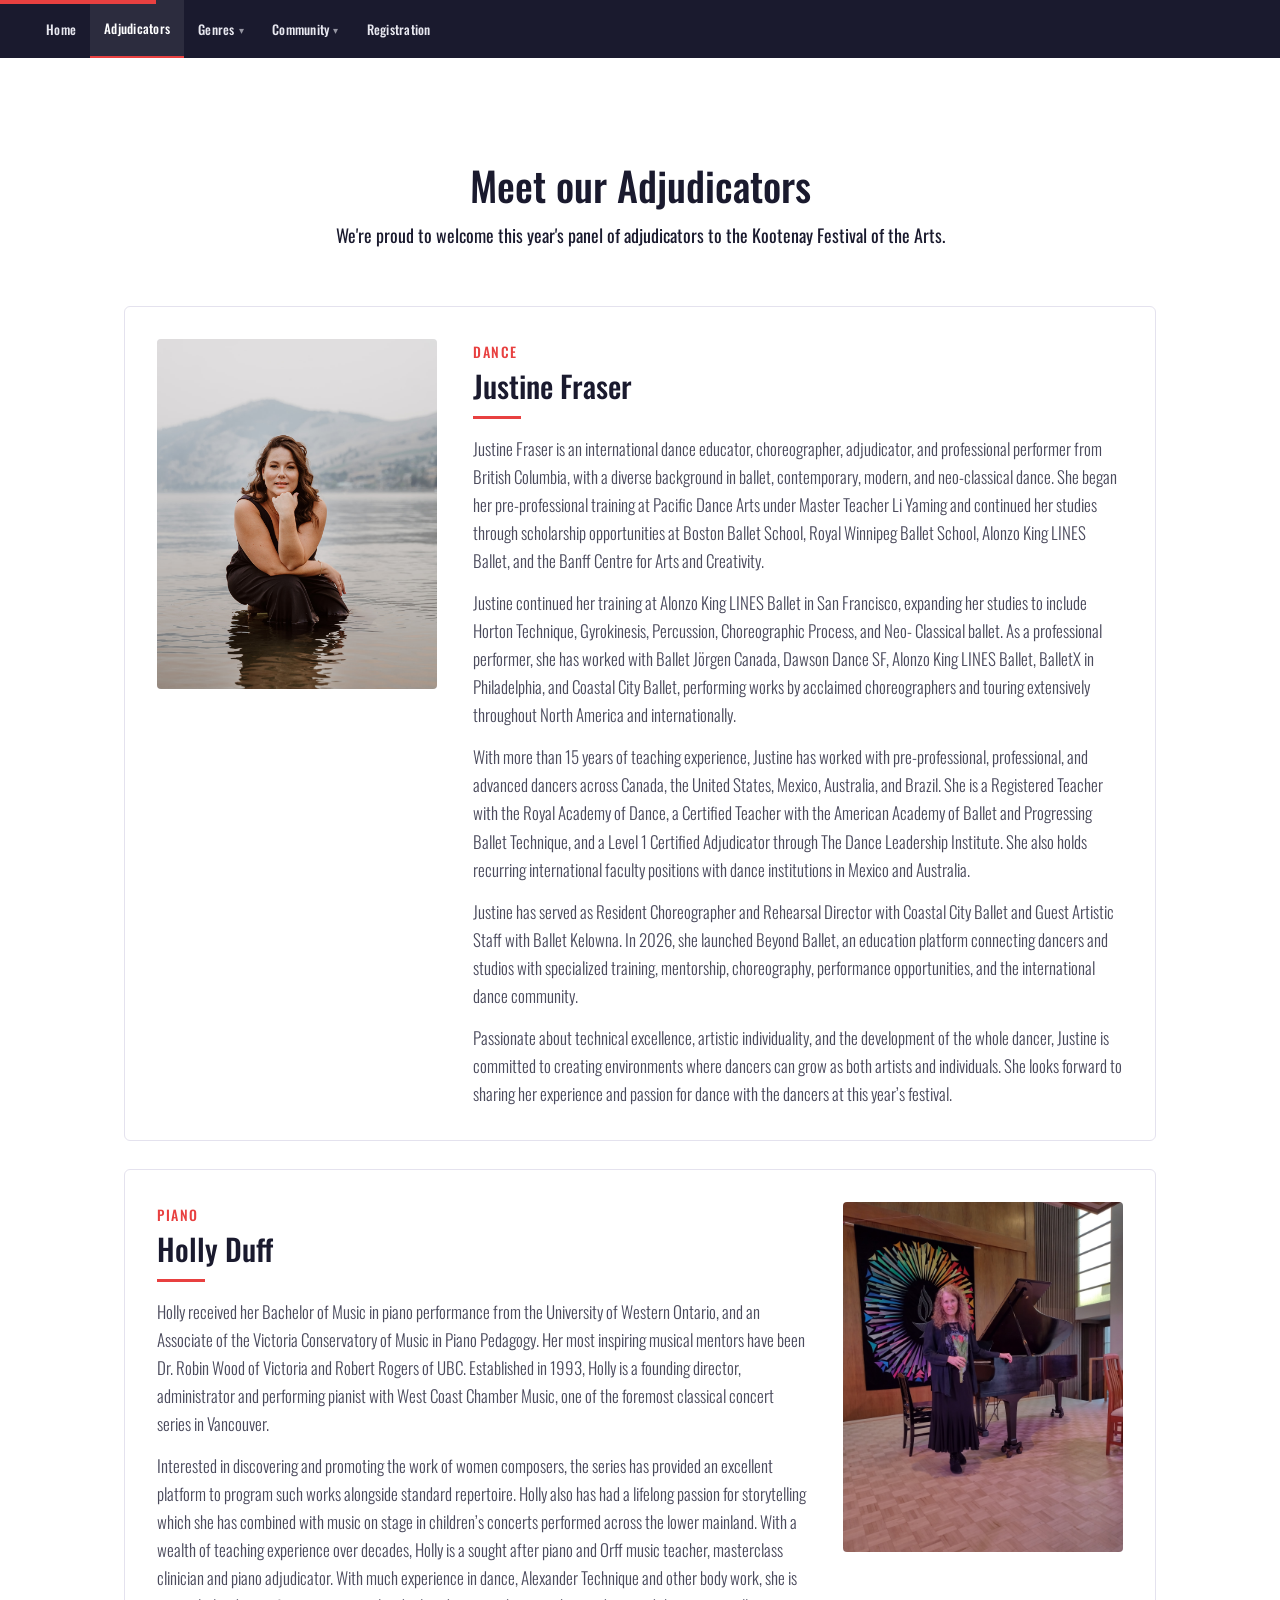
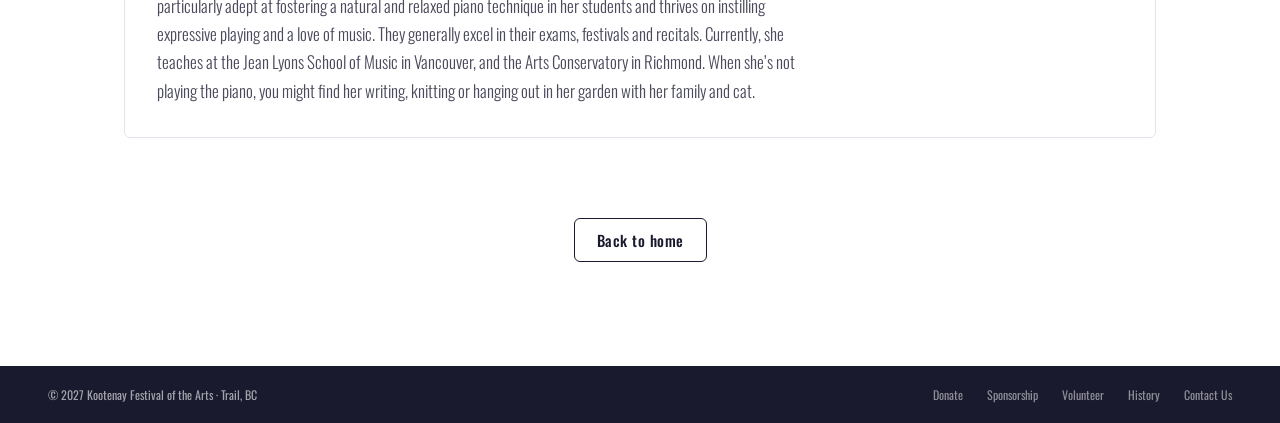
<file: pages/adjudicators.html>
<!doctype html>
<html lang="en">
  <head>
    <meta charset="UTF-8" />
    <meta name="viewport" content="width=device-width, initial-scale=1.0" />

    <title>
      Adjudicators — Coming Soon 2027 | Kootenay Festival of the Arts
    </title>
    <meta
      name="description"
      content="Our 2027 panel of adjudicators for the Kootenay Festival of the Arts will be announced soon. Check back for updates."
    />

    <meta property="og:type" content="website" />
    <meta property="og:site_name" content="Kootenay Festival of the Arts" />
    <meta
      property="og:title"
      content="Adjudicators — Coming Soon 2027 | Kootenay Festival of the Arts"
    />
    <meta
      property="og:description"
      content="Our 2027 panel of adjudicators will be announced soon."
    />
    <meta name="twitter:card" content="summary_large_image" />

    <link rel="icon" href="../public/favicon.svg" type="image/svg+xml" />
    <link rel="alternate icon" href="../public/favicon.ico" sizes="any" />
    <link rel="apple-touch-icon" href="../public/apple-touch-icon.png" />
    <meta name="theme-color" content="#1a1a2e" />

    <link rel="stylesheet" href="../styles/main.css" />
    <link rel="stylesheet" href="../styles/pages/coming-soon.css" />
    <link rel="stylesheet" href="../styles/pages/adjudicators.css" />
  </head>
  <body>
    <a class="skip-link" href="#main-content">Skip to main content</a>

    <div class="site">
      <nav class="nav" aria-label="Primary" id="site-nav"></nav>
      <script src="../scripts/nav.js"></script>

      <main class="main main--single" id="main-content">
        <section class="intro">
          <!-- <span class="eyebrow">2027 Festival</span> -->
          <h1>Meet our Adjudicators</h1>
          <p>
            We're proud to welcome this year's panel of adjudicators to the
            Kootenay Festival of the Arts.
          </p>
        </section>

        <section class="panel" aria-label="Adjudicators">
          <!-- ===== Adjudicator 1 ===== -->
          <article class="adj">
            <div class="photo">
              <!-- Replace src with the photo path -->
              <img
                src="../public/images/adj/Justine_dance.jpg"
                alt="Justine Fraser image"
                onload="this.parentNode.classList.add('has-img')"
                onerror="this.remove()"
              />
            </div>
            <div class="bio">
              <span class="discipline">Dance</span>
              <h2>Justine Fraser</h2>
              <p class="etransfer-email">
                Justine Fraser is an international dance educator,
                choreographer, adjudicator, and professional performer from
                British Columbia, with a diverse background in ballet,
                contemporary, modern, and neo-classical dance. She began her
                pre-professional training at Pacific Dance Arts under Master
                Teacher Li Yaming and continued her studies through scholarship
                opportunities at Boston Ballet School, Royal Winnipeg Ballet
                School, Alonzo King LINES Ballet, and the Banff Centre for Arts
                and Creativity.
              </p>
              <p>
                Justine continued her training at Alonzo King LINES Ballet in
                San Francisco, expanding her studies to include Horton
                Technique, Gyrokinesis, Percussion, Choreographic Process, and
                Neo- Classical ballet. As a professional performer, she has
                worked with Ballet Jörgen Canada, Dawson Dance SF, Alonzo King
                LINES Ballet, BalletX in Philadelphia, and Coastal City Ballet,
                performing works by acclaimed choreographers and touring
                extensively throughout North America and internationally.
              </p>
              <p>
                With more than 15 years of teaching experience, Justine has
                worked with pre-professional, professional, and advanced dancers
                across Canada, the United States, Mexico, Australia, and Brazil.
                She is a Registered Teacher with the Royal Academy of Dance, a
                Certified Teacher with the American Academy of Ballet and
                Progressing Ballet Technique, and a Level 1 Certified
                Adjudicator through The Dance Leadership Institute. She also
                holds recurring international faculty positions with dance
                institutions in Mexico and Australia.
              </p>
              <p>
                Justine has served as Resident Choreographer and Rehearsal
                Director with Coastal City Ballet and Guest Artistic Staff with
                Ballet Kelowna. In 2026, she launched Beyond Ballet, an
                education platform connecting dancers and studios with
                specialized training, mentorship, choreography, performance
                opportunities, and the international dance community.
              </p>
              <p>
                Passionate about technical excellence, artistic individuality,
                and the development of the whole dancer, Justine is committed to
                creating environments where dancers can grow as both artists and
                individuals. She looks forward to sharing her experience and
                passion for dance with the dancers at this year’s festival.
              </p>
            </div>
          </article>

          <!-- ===== Adjudicator 2 ===== -->
          <article class="adj">
            <div class="photo">
              <img
                src="../public/images/adj/HollyDuff_pianist.jpg"
                alt="Holly Duff image "
                onload="this.parentNode.classList.add('has-img')"
                onerror="this.remove()"
              />
              <div class="placeholder">
                <svg
                  width="40"
                  height="40"
                  viewBox="0 0 24 24"
                  fill="none"
                  stroke="currentColor"
                  stroke-width="1.5"
                  aria-hidden="true"
                >
                  <circle cx="12" cy="8" r="4" />
                  <path d="M4 21c0-4 4-6 8-6s8 2 8 6" /></svg
                >Photo
              </div>
            </div>
            <div class="bio">
              <span class="discipline">Piano</span>
              <h2>Holly Duff</h2>
              <p>
                Holly received her Bachelor of Music in piano performance from
                the University of Western Ontario, and an Associate of the
                Victoria Conservatory of Music in Piano Pedagogy. Her most
                inspiring musical mentors have been Dr. Robin Wood of Victoria
                and Robert Rogers of UBC. Established in 1993, Holly is a
                founding director, administrator and performing pianist with
                West Coast Chamber Music, one of the foremost classical concert
                series in Vancouver.
              </p>
              <p>
                Interested in discovering and promoting the work of women
                composers, the series has provided an excellent platform to
                program such works alongside standard repertoire. Holly also has
                had a lifelong passion for storytelling which she has combined
                with music on stage in children’s concerts performed across the
                lower mainland. With a wealth of teaching experience over
                decades, Holly is a sought after piano and Orff music teacher,
                masterclass clinician and piano adjudicator. With much
                experience in dance, Alexander Technique and other body work,
                she is particularly adept at fostering a natural and relaxed
                piano technique in her students and thrives on instilling
                expressive playing and a love of music. They generally excel in
                their exams, festivals and recitals. Currently, she teaches at
                the Jean Lyons School of Music in Vancouver, and the Arts
                Conservatory in Richmond. When she’s not playing the piano, you
                might find her writing, knitting or hanging out in her garden
                with her family and cat.
              </p>
            </div>
          </article>

          <!-- ===== Adjudicator 3 ===== -->
          <!-- <article class="adj">
            <div class="photo">
              <img
                src="images/adjudicator-3.jpg"
                alt="Photo of Adjudicator Name"
                onload="this.parentNode.classList.add('has-img')"
                onerror="this.remove()"
              />
              <div class="placeholder">
                <svg
                  width="40"
                  height="40"
                  viewBox="0 0 24 24"
                  fill="none"
                  stroke="currentColor"
                  stroke-width="1.5"
                  aria-hidden="true"
                >
                  <circle cx="12" cy="8" r="4" />
                  <path d="M4 21c0-4 4-6 8-6s8 2 8 6" /></svg
                >Photo
              </div>
            </div>
            <div class="bio">
              <span class="discipline">Discipline (e.g. Dance)</span>
              <h2>Adjudicator Name</h2>
              <p>
                Bio paragraph one. Add the adjudicator's background, training
                and current role here.
              </p>
              <p>
                Bio paragraph two. Add notable performances, teaching experience
                or awards here.
              </p>
            </div>
          </article> -->

          <!-- ===== Adjudicator 4 ===== -->
          <!-- <article class="adj">
            <div class="photo">
              <img
                src="images/adjudicator-4.jpg"
                alt="Photo of Adjudicator Name"
                onload="this.parentNode.classList.add('has-img')"
                onerror="this.remove()"
              />
              <div class="placeholder">
                <svg
                  width="40"
                  height="40"
                  viewBox="0 0 24 24"
                  fill="none"
                  stroke="currentColor"
                  stroke-width="1.5"
                  aria-hidden="true"
                >
                  <circle cx="12" cy="8" r="4" />
                  <path d="M4 21c0-4 4-6 8-6s8 2 8 6" /></svg
                >Photo
              </div>
            </div>
            <div class="bio">
              <span class="discipline">Discipline (e.g. Strings)</span>
              <h2>Adjudicator Name</h2>
              <p>
                Bio paragraph one. Add the adjudicator's background, training
                and current role here.
              </p>
              <p>
                Bio paragraph two. Add notable performances, teaching experience
                or awards here.
              </p>
            </div>
          </article> -->

          <!-- ===== Adjudicator 5 ===== -->
          <!-- <article class="adj">
            <div class="photo">
              <img
                src="images/adjudicator-5.jpg"
                alt="Photo of Adjudicator Name"
                onload="this.parentNode.classList.add('has-img')"
                onerror="this.remove()"
              />
              <div class="placeholder">
                <svg
                  width="40"
                  height="40"
                  viewBox="0 0 24 24"
                  fill="none"
                  stroke="currentColor"
                  stroke-width="1.5"
                  aria-hidden="true"
                >
                  <circle cx="12" cy="8" r="4" />
                  <path d="M4 21c0-4 4-6 8-6s8 2 8 6" /></svg
                >Photo
              </div>
            </div>
            <div class="bio">
              <span class="discipline">Discipline (e.g. Speech Arts)</span>
              <h2>Adjudicator Name</h2>
              <p>
                Bio paragraph one. Add the adjudicator's background, training
                and current role here.
              </p>
              <p>
                Bio paragraph two. Add notable performances, teaching experience
                or awards here.
              </p>
            </div>
          </article> -->
        </section>

        <div class="back">
          <a class="btn" href="index.html">Back to home</a>
        </div>
      </main>

      <footer class="footer">
        <span>© 2027 Kootenay Festival of the Arts · Trail, BC</span>
        <div class="footer-links">
          <a href="../pages/donations.html">Donate</a>
          <a href="../pages/sponsors.html">Sponsorship</a>
          <a href="../pages/volunteers.html">Volunteer</a>
          <a href="../pages/history.html">History</a>
          <a href="../pages/contact.html">Contact Us</a>
        </div>
      </footer>
    </div>
  </body>
</html>
</file>
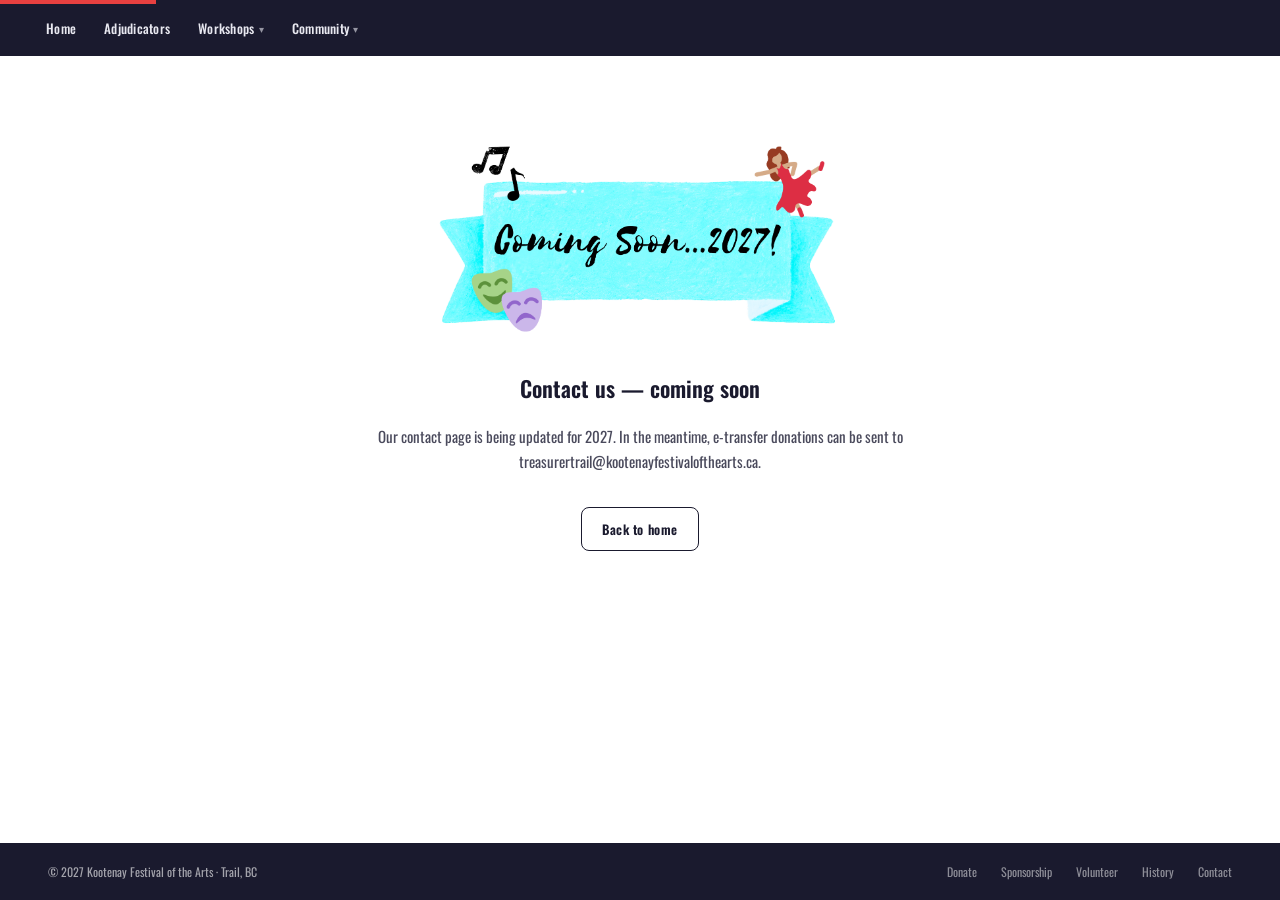
<file: pages/contact.html>
<!DOCTYPE html>
<html lang="en">
<head>
  <meta charset="UTF-8" />
  <meta name="viewport" content="width=device-width, initial-scale=1.0" />

  <title>Contact Us — Coming Soon 2027 | Kootenay Festival of the Arts</title>
  <meta name="description" content="Contact details for the Kootenay Festival of the Arts / Kootenay Music Festival Society will be posted here soon." />

  <meta property="og:type" content="website" />
  <meta property="og:site_name" content="Kootenay Festival of the Arts" />
  <meta property="og:title" content="Contact Us — Coming Soon 2027 | Kootenay Festival of the Arts" />
  <meta property="og:description" content="Contact details for the Kootenay Festival of the Arts / Kootenay Music Festival Society will be posted here soon." />
  <meta name="twitter:card" content="summary_large_image" />

  <link rel="icon" href="../public/favicon.svg" type="image/svg+xml" />
  <link rel="alternate icon" href="../public/favicon.ico" sizes="any" />
  <link rel="apple-touch-icon" href="../public/apple-touch-icon.png" />
  <meta name="theme-color" content="#1a1a2e" />

  <link rel="stylesheet" href="../styles/main.css" />
  <link rel="stylesheet" href="../styles/pages/coming-soon.css" />
</head>
<body>
  <a class="skip-link" href="#main-content">Skip to main content</a>

  <div class="site">
    <nav class="nav" aria-label="Primary">
      <a class="nav-home" href="../index.html">
        <svg class="nav-home-icon" viewBox="0 0 24 24" width="18" height="18" fill="none" stroke="currentColor" stroke-width="2" stroke-linecap="round" stroke-linejoin="round" aria-hidden="true"><path d="M3 9l9-7 9 7v11a2 2 0 0 1-2 2H5a2 2 0 0 1-2-2z"></path><polyline points="9 22 9 12 15 12 15 22"></polyline></svg>
        <span class="nav-home-text">Home</span>
      </a>

      <input type="checkbox" id="nav-toggle" class="nav-toggle-checkbox" />
      <label for="nav-toggle" class="nav-toggle-label" aria-label="Menu">
        <span class="hamburger-bar"></span>
        <span class="hamburger-bar"></span>
        <span class="hamburger-bar"></span>
      </label>

      <ul class="nav-links">
          <li><a href="../pages/adjudicators.html">Adjudicators</a></li>
          <li>
            <a href="../pages/workshops.html">Workshops <span class="chevron">▾</span></a>
            <div class="dropdown">
              <div class="dropdown-header">Workshops</div>
              <a href="../pages/workshops.html#choral">Choral</a>
              <a href="../pages/workshops.html#dance">Dance</a>
              <a href="../pages/workshops.html#guitar">Guitar</a>
              <a href="../pages/workshops.html#piano">Piano</a>
              <a href="../pages/workshops.html#woodwinds">Woodwinds</a>
              <a href="../pages/workshops.html#strings">Strings</a>
              <a href="../pages/workshops.html#speech">Speech</a>
            </div>
          </li>
          <li>
            <a href="#">Community <span class="chevron">▾</span></a>
            <div class="dropdown">
              <div class="dropdown-header">Community</div>
              <a href="../pages/volunteers.html">Volunteer</a>
              <a href="../pages/donations.html">Donate</a>
              <a href="../pages/sponsors.html">Sponsorship</a>
            </div>
          </li>
      </ul>
    </nav>

    <main class="main main--single" id="main-content">
      <div class="content coming-soon">
        <img src="../public/images/coming-soon.png" alt="Coming soon, 2027" width="1275" height="630" />
        <h1>Contact us — coming soon</h1>
        <p>
          Our contact page is being updated for 2027. In the meantime, e-transfer donations can be sent to treasurertrail@kootenayfestivalofthearts.ca.
        </p>
        <a class="btn btn-outline" href="../index.html">Back to home</a>
      </div>
    </main>

    <footer class="footer">
      <span>© 2027 Kootenay Festival of the Arts · Trail, BC</span>
      <div class="footer-links">
        <a href="../pages/donations.html">Donate</a>
        <a href="../pages/sponsors.html">Sponsorship</a>
        <a href="../pages/volunteers.html">Volunteer</a>
        <a href="../pages/history.html">History</a>
        <a href="../pages/contact.html">Contact</a>
      </div>
    </footer>
  </div>
</body>
</html>
</file>
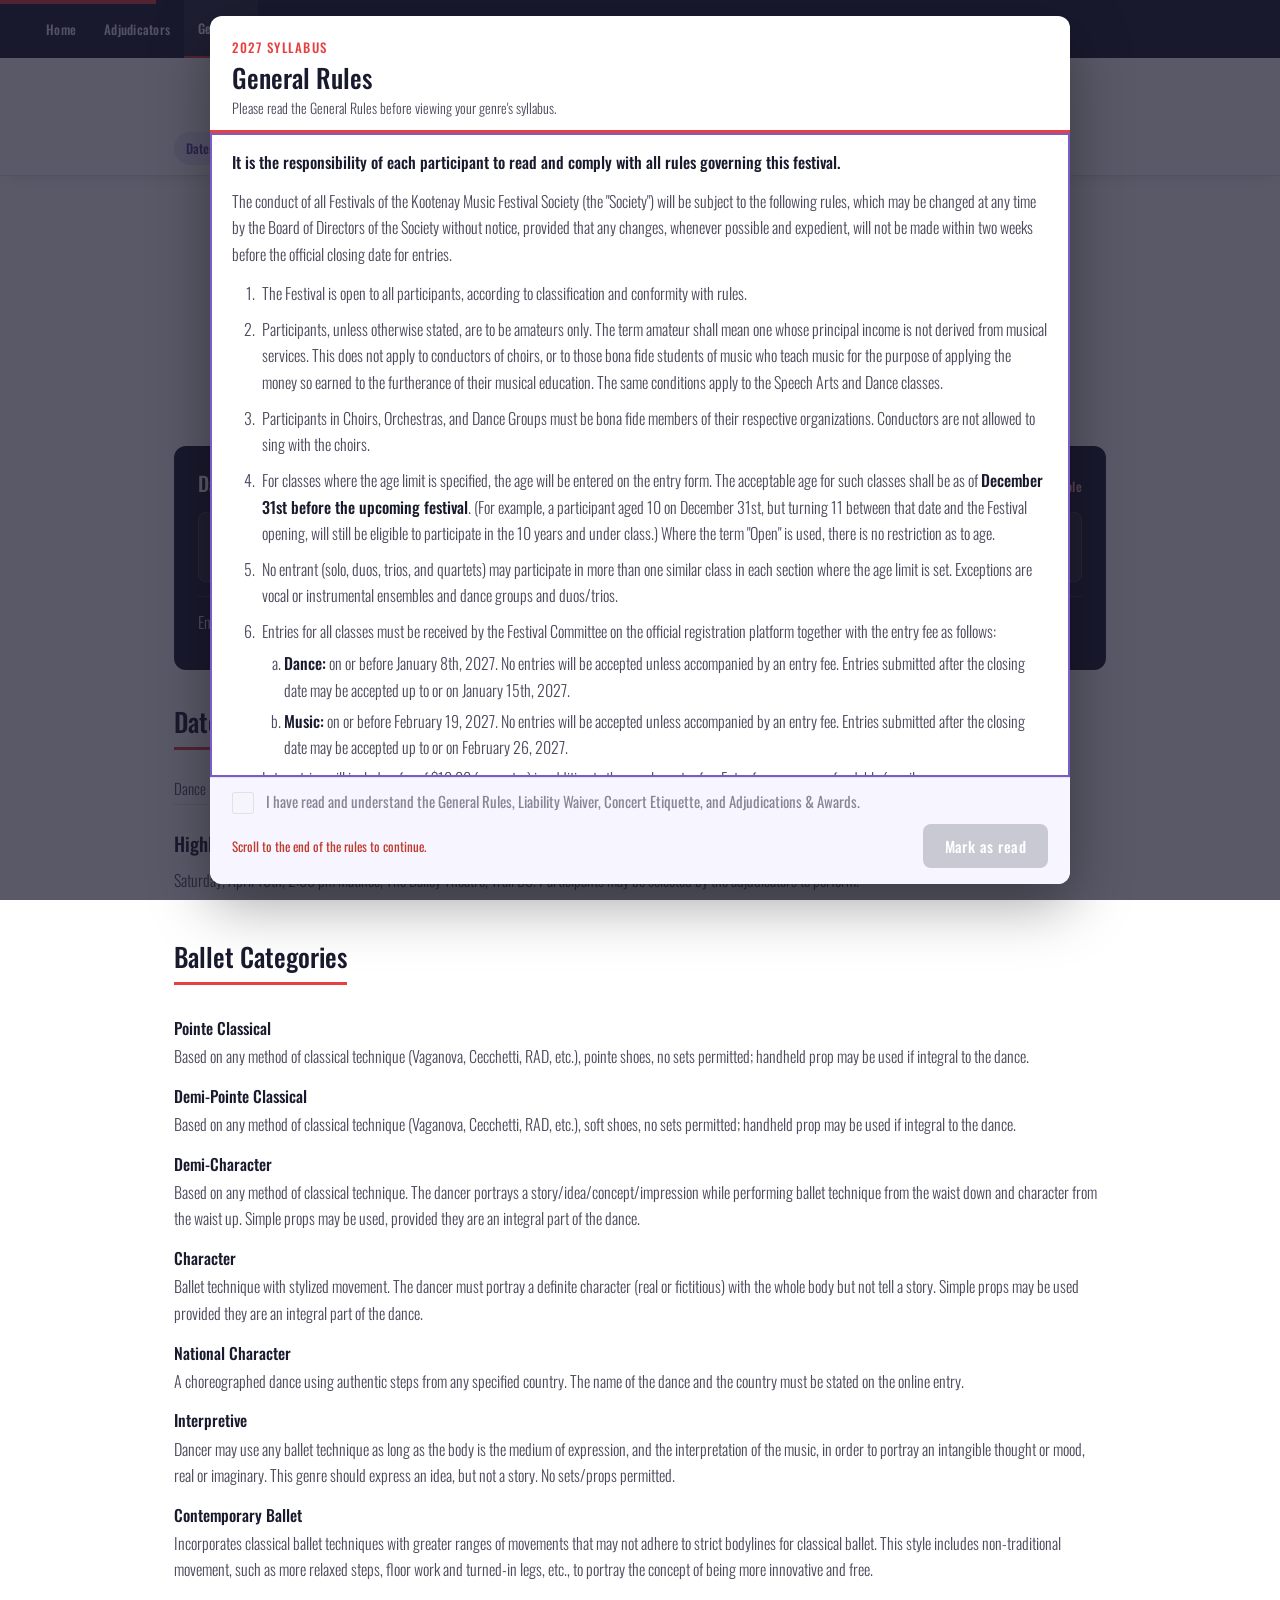
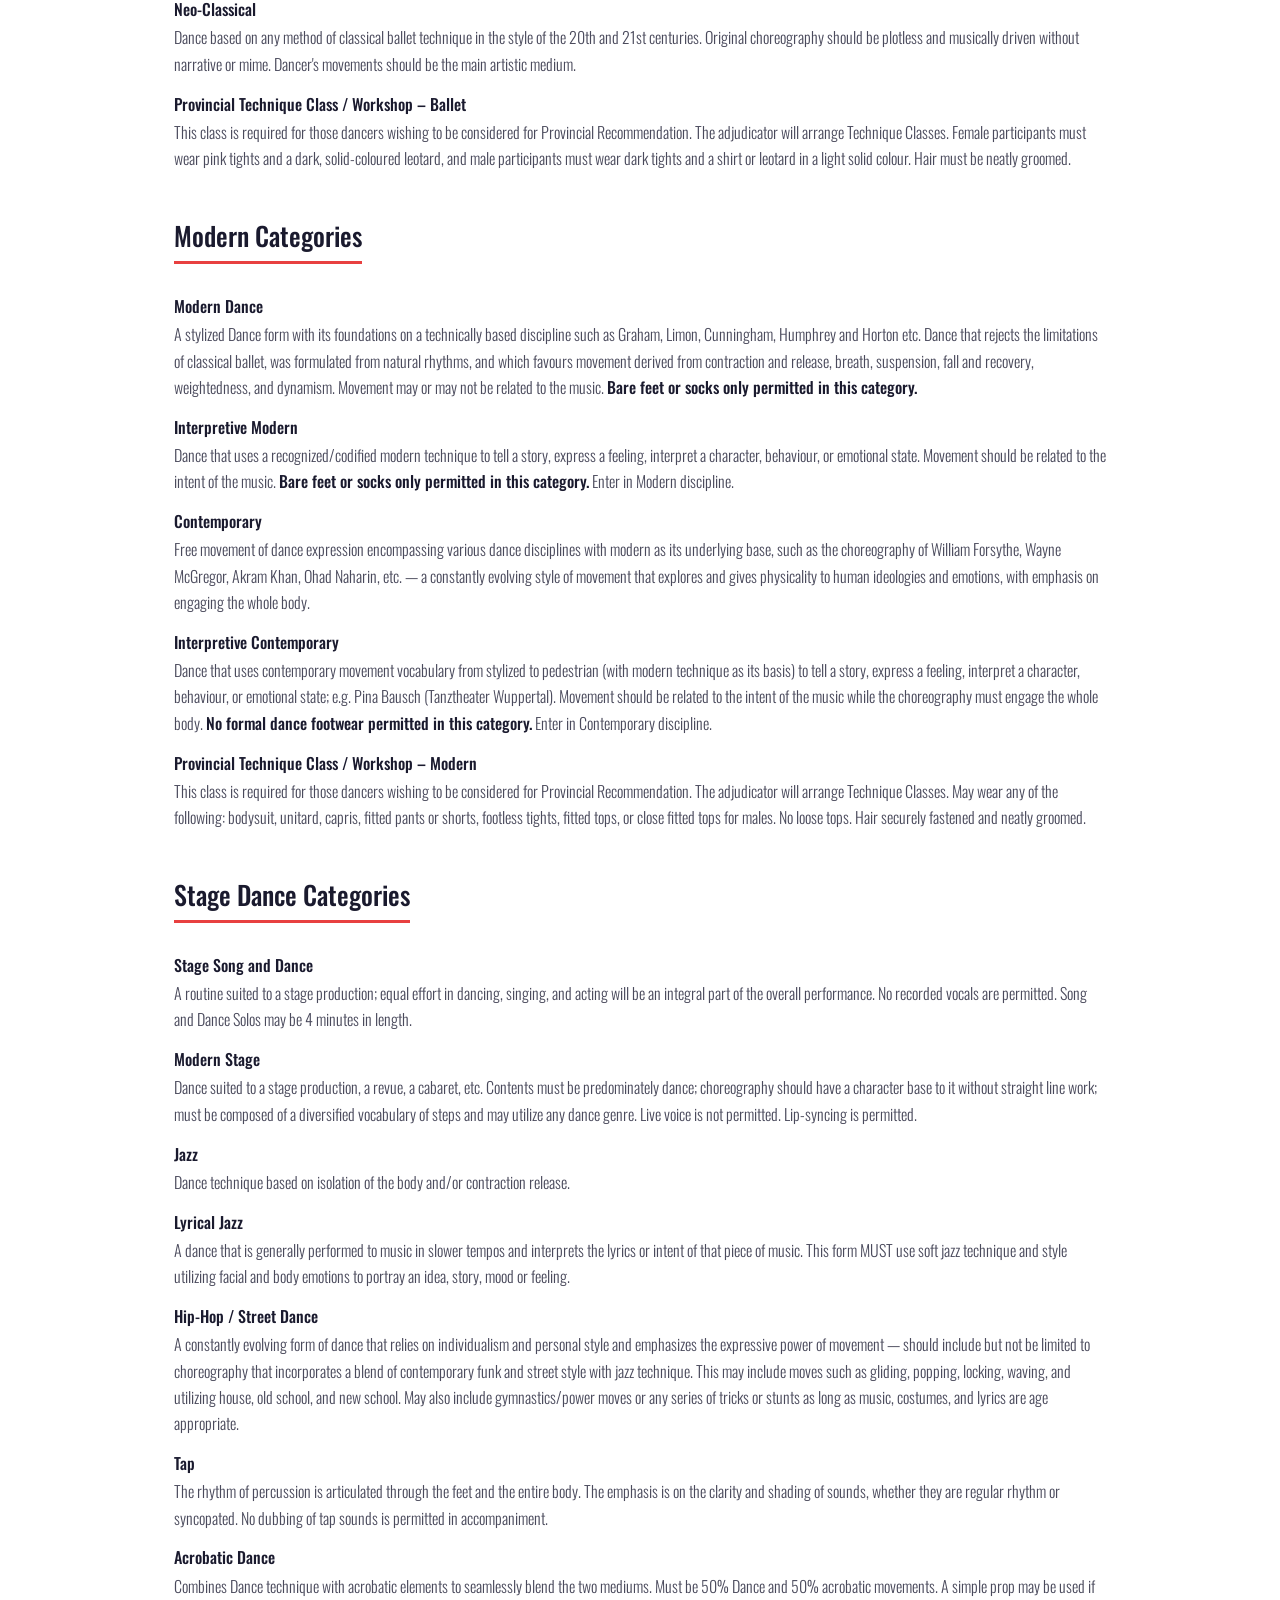
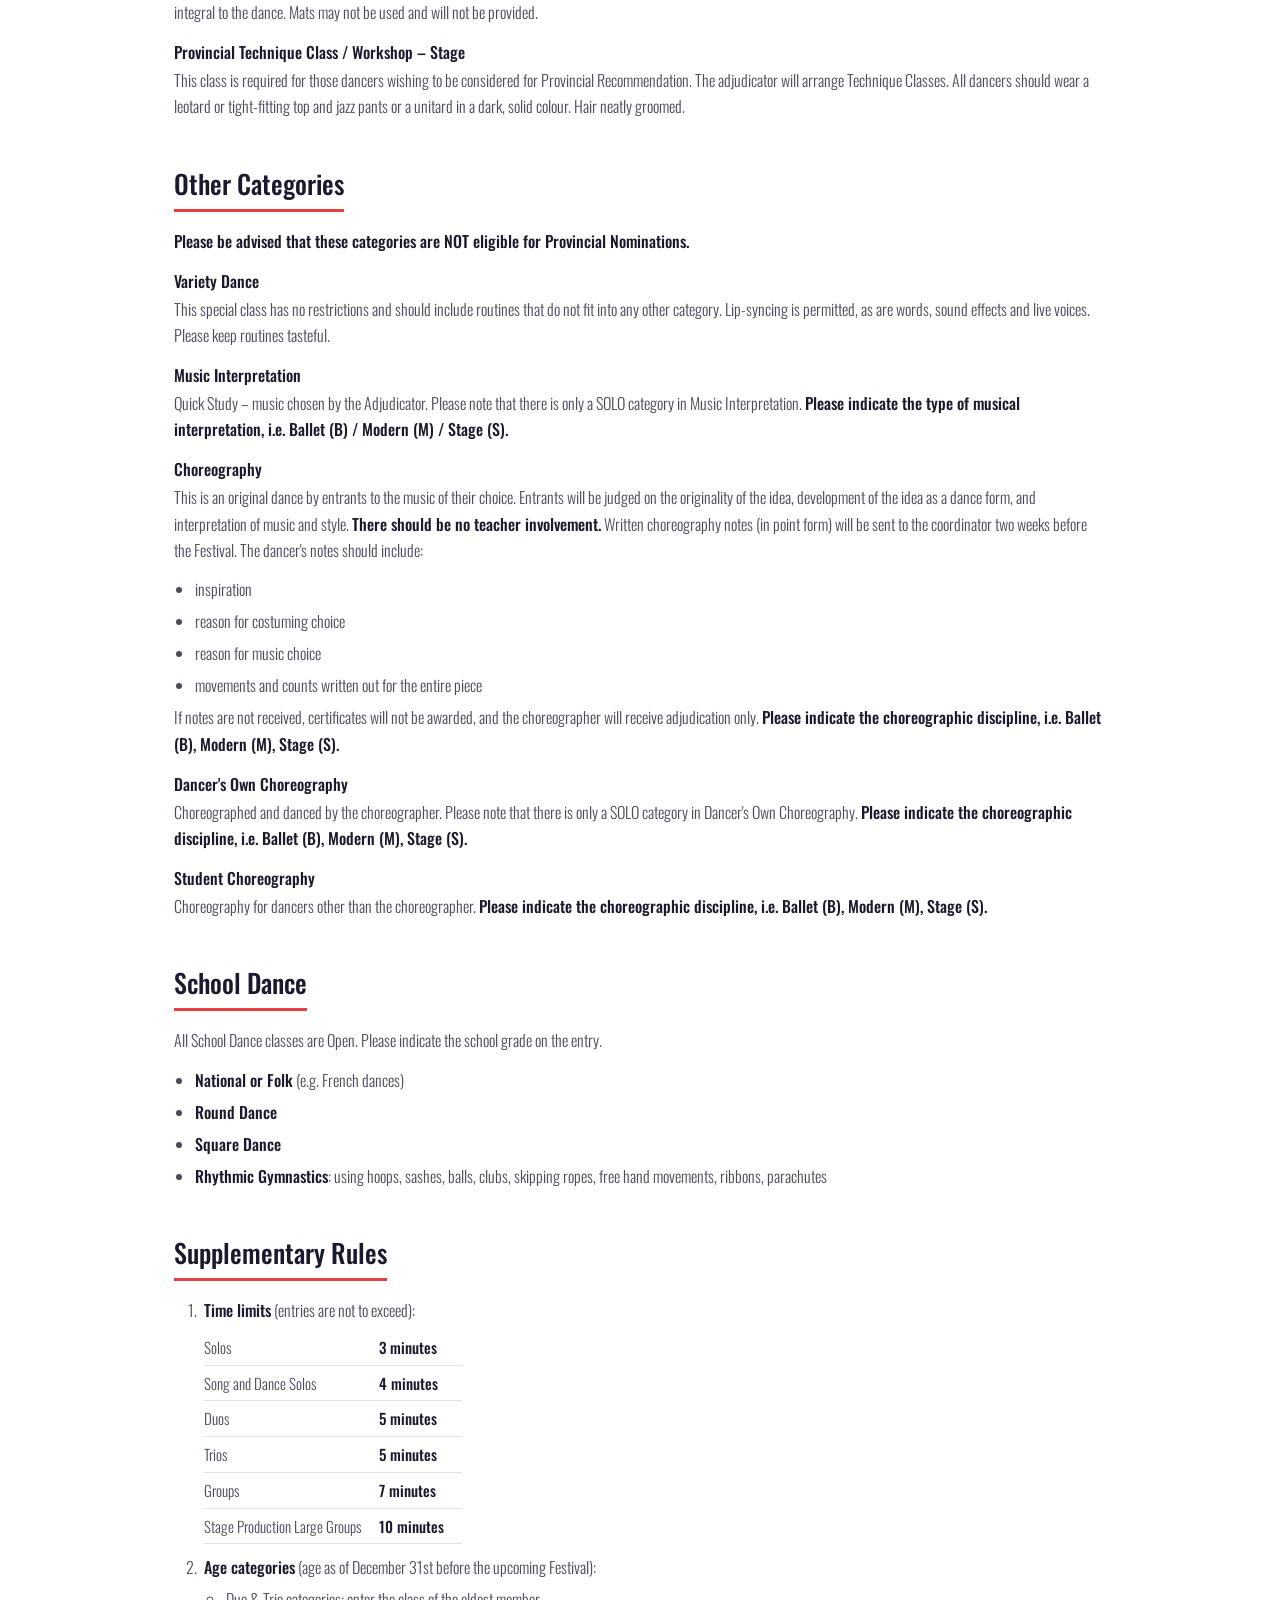
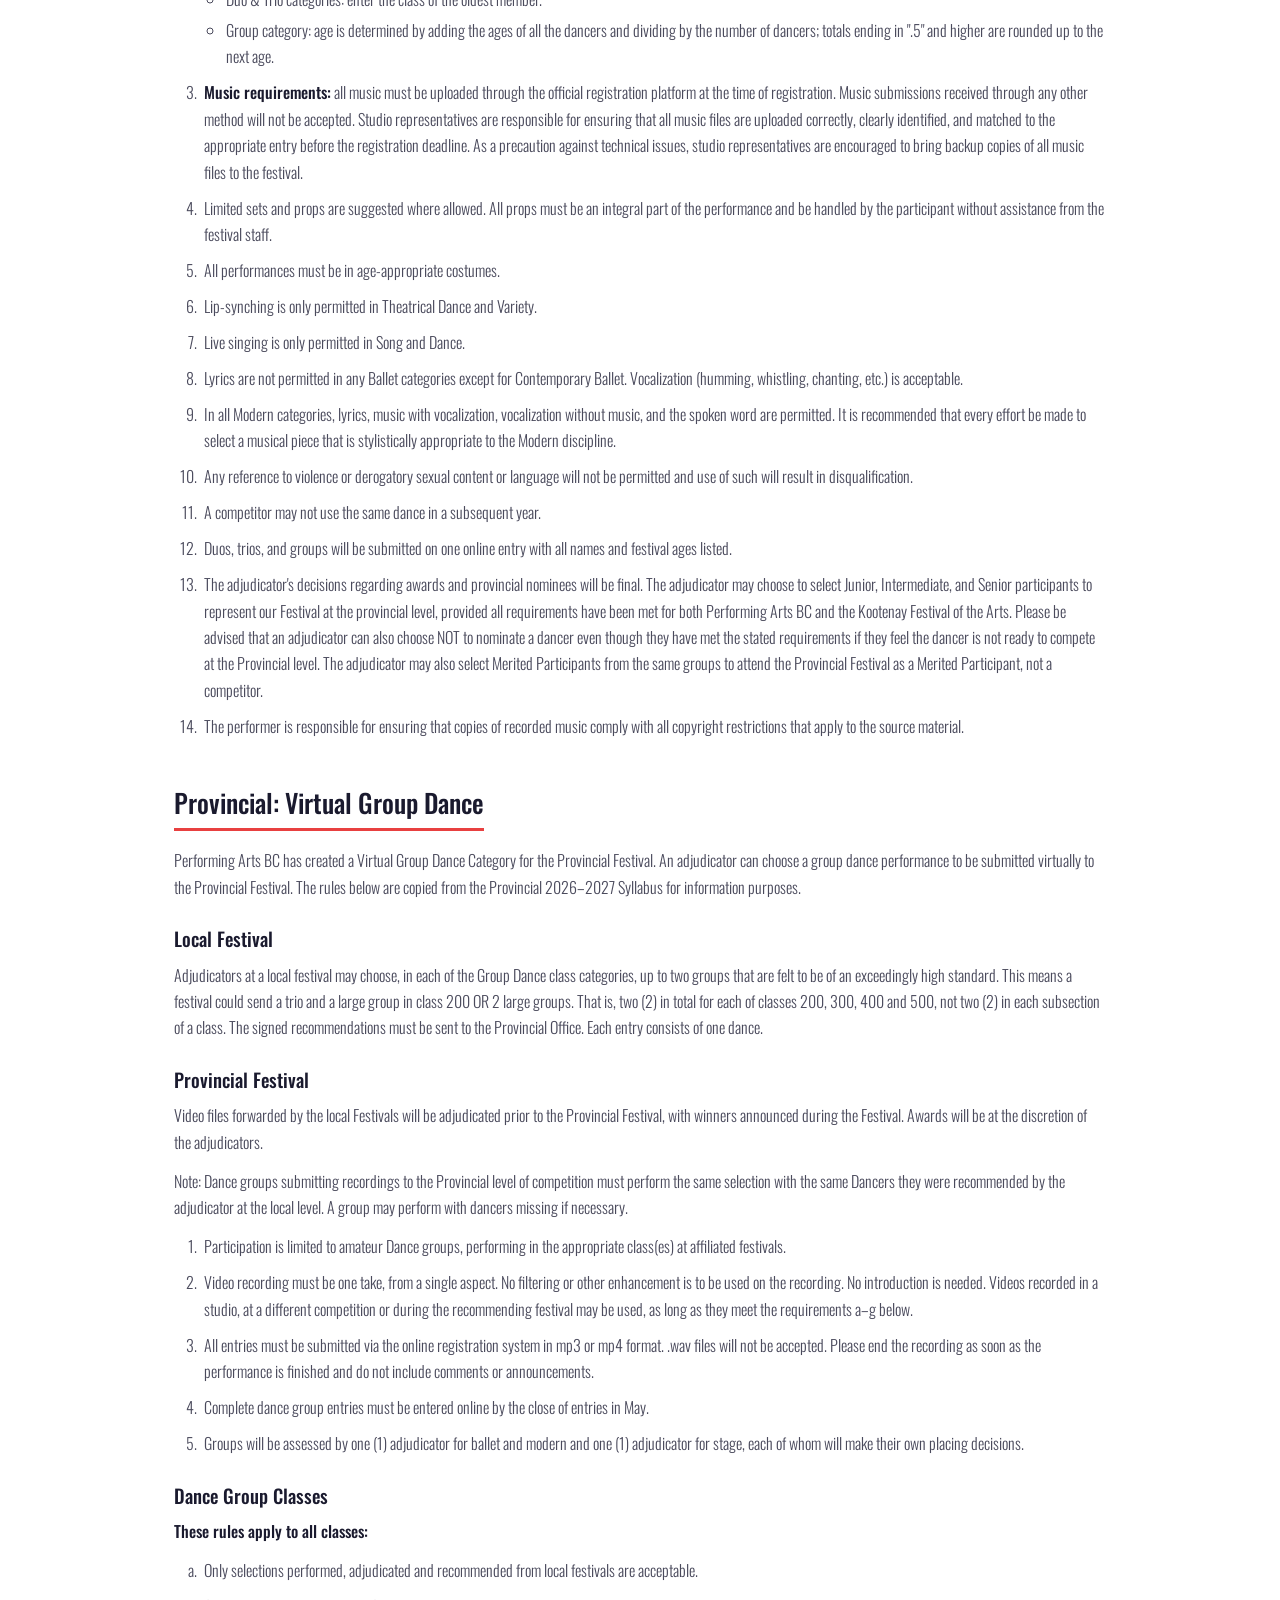
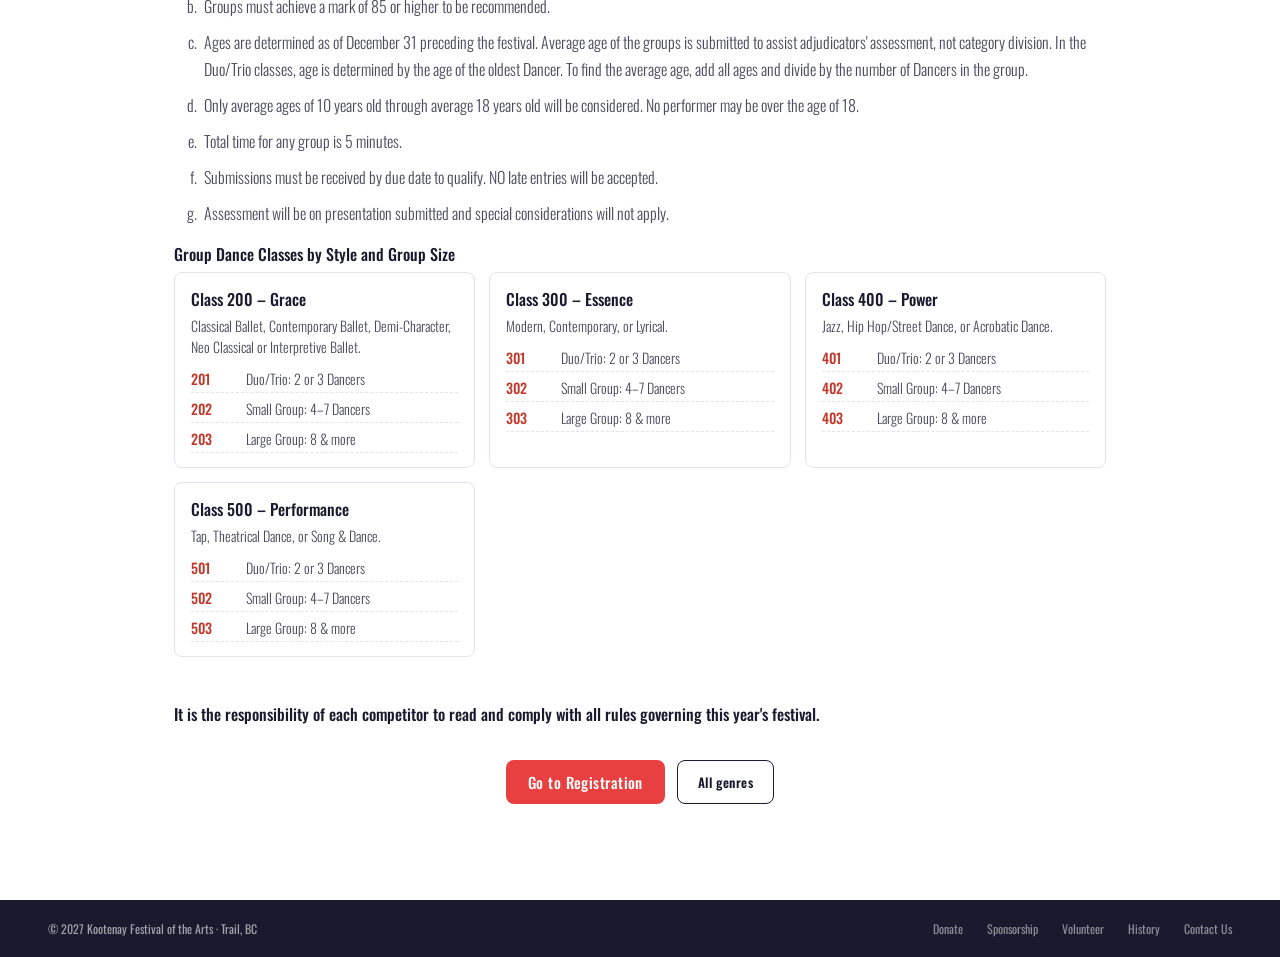
<file: pages/dance.html>
<!doctype html>
<html lang="en">
  <head>
    <meta charset="UTF-8" />
    <meta name="viewport" content="width=device-width, initial-scale=1.0" />

    <title>Dance Syllabus 2027 | Kootenay Festival of the Arts</title>
    <meta
      name="description"
      content="2027 Dance syllabus for the Kootenay Festival of the Arts, Trail BC: fees, deadlines, supplementary rules and ballet, modern, stage and other dance categories."
    />

    <meta property="og:type" content="website" />
    <meta property="og:site_name" content="Kootenay Festival of the Arts" />
    <meta property="og:title" content="Dance Syllabus 2027 | Kootenay Festival of the Arts" />
    <meta
      property="og:description"
      content="Fees, deadlines, rules and categories for 2027 dance entries in Trail, BC."
    />
    <meta name="twitter:card" content="summary_large_image" />

    <link rel="icon" href="../public/favicon.svg" type="image/svg+xml" />
    <link rel="alternate icon" href="../public/favicon.ico" sizes="any" />
    <link rel="apple-touch-icon" href="../public/apple-touch-icon.png" />
    <meta name="theme-color" content="#1a1a2e" />

    <link rel="stylesheet" href="../styles/main.css" />
    <link rel="stylesheet" href="../styles/pages/syllabus.css" />
  </head>
  <body data-require-rules="dance">
    <a class="skip-link" href="#main-content">Skip to main content</a>

    <div class="site">
      <nav class="nav" aria-label="Primary" id="site-nav"></nav>
      <script src="../scripts/nav.js"></script>

      <main class="main main--single" id="main-content">
        <div class="syl">
          <ul class="toc" aria-label="On this page">
            <li><a href="#dates">Dates &amp; venues</a></li>
            <li><a href="#fees-title">Fees</a></li>
            <li><a href="#ballet">Ballet</a></li>
            <li><a href="#modern">Modern</a></li>
            <li><a href="#stage">Stage</a></li>
            <li><a href="#other">Other categories</a></li>
            <li><a href="#school">School dance</a></li>
            <li><a href="#rules">Supplementary rules</a></li>
            <li><a href="#provincial">Provincial eligibility</a></li>
          </ul>

          <header class="syl-hero">
            <span class="syl-eyebrow">2027 Syllabus</span>
            <h1>Dance</h1>
            <p>March 4–7, 2027 at The Bailey Theatre, Trail. Stage dimensions are 6 m deep and 14 m wide.</p>
            <div class="syl-meta">
              <span>Coordinators: Joanne Robbins and Luana Martin</span>
              <a href="mailto:dancetrail@kootenayfestivalofthearts.ca">dancetrail@kootenayfestivalofthearts.ca</a>
            </div>
          </header>
          <div class="rules-bar">
            <span>These rules apply in addition to the General Rules.</span>
            <button type="button" class="rules-btn" data-open-rules data-rules-status>Read the General Rules</button>
          </div>

          <section class="fees" aria-labelledby="fees-title">
            <div class="fees-head">
              <h2 id="fees-title">Dance Fees</h2>
              <span>Registration fees are non-refundable</span>
            </div>
            <dl class="fee-grid">
              <div><dt>Solos</dt><dd>$27.00</dd></div>
              <div><dt>Duo / Trio</dt><dd>$15.00 <small>/ dancer</small></dd></div>
              <div><dt>Groups (more than 3 dancers)</dt><dd>$12.00 <small>/ dancer</small></dd></div>
              <div><dt>Workshops / Technique classes</dt><dd>$25.00 <small>/ session</small></dd></div>
            </dl>
            <p class="deadline">
              Entry deadline: <strong>January 8, 2027</strong>. Late entries may
              be accepted until <strong>January 15, 2027</strong> with a
              <strong>$10.00 late fee per entry</strong> on top of the regular
              entry fee.
            </p>
          </section>

          <div id="syllabus-intro"></div>

          <section class="syl-section" id="ballet">
            <h2>Ballet Categories</h2>
            <dl class="defs">
              <dt>Pointe Classical</dt>
              <dd>Based on any method of classical technique (Vaganova, Cecchetti, RAD, etc.), pointe shoes, no sets permitted; handheld prop may be used if integral to the dance.</dd>
              <dt>Demi-Pointe Classical</dt>
              <dd>Based on any method of classical technique (Vaganova, Cecchetti, RAD, etc.), soft shoes, no sets permitted; handheld prop may be used if integral to the dance.</dd>
              <dt>Demi-Character</dt>
              <dd>Based on any method of classical technique. The dancer portrays a story/idea/concept/impression while performing ballet technique from the waist down and character from the waist up. Simple props may be used, provided they are an integral part of the dance.</dd>
              <dt>Character</dt>
              <dd>Ballet technique with stylized movement. The dancer must portray a definite character (real or fictitious) with the whole body but not tell a story. Simple props may be used provided they are an integral part of the dance.</dd>
              <dt>National Character</dt>
              <dd>A choreographed dance using authentic steps from any specified country. The name of the dance and the country must be stated on the online entry.</dd>
              <dt>Interpretive</dt>
              <dd>Dancer may use any ballet technique as long as the body is the medium of expression, and the interpretation of the music, in order to portray an intangible thought or mood, real or imaginary. This genre should express an idea, but not a story. No sets/props permitted.</dd>
              <dt>Contemporary Ballet</dt>
              <dd>Incorporates classical ballet techniques with greater ranges of movements that may not adhere to strict bodylines for classical ballet. This style includes non-traditional movement, such as more relaxed steps, floor work and turned-in legs, etc., to portray the concept of being more innovative and free.</dd>
              <dt>Neo-Classical</dt>
              <dd>Dance based on any method of classical ballet technique in the style of the 20th and 21st centuries. Original choreography should be plotless and musically driven without narrative or mime. Dancer's movements should be the main artistic medium.</dd>
              <dt>Provincial Technique Class / Workshop – Ballet</dt>
              <dd>This class is required for those dancers wishing to be considered for Provincial Recommendation. The adjudicator will arrange Technique Classes. Female participants must wear pink tights and a dark, solid-coloured leotard, and male participants must wear dark tights and a shirt or leotard in a light solid colour. Hair must be neatly groomed.</dd>
            </dl>
          </section>

          <section class="syl-section" id="modern">
            <h2>Modern Categories</h2>
            <dl class="defs">
              <dt>Modern Dance</dt>
              <dd>A stylized Dance form with its foundations on a technically based discipline such as Graham, Limon, Cunningham, Humphrey and Horton etc. Dance that rejects the limitations of classical ballet, was formulated from natural rhythms, and which favours movement derived from contraction and release, breath, suspension, fall and recovery, weightedness, and dynamism. Movement may or may not be related to the music. <strong>Bare feet or socks only permitted in this category.</strong></dd>
              <dt>Interpretive Modern</dt>
              <dd>Dance that uses a recognized/codified modern technique to tell a story, express a feeling, interpret a character, behaviour, or emotional state. Movement should be related to the intent of the music. <strong>Bare feet or socks only permitted in this category.</strong> Enter in Modern discipline.</dd>
              <dt>Contemporary</dt>
              <dd>Free movement of dance expression encompassing various dance disciplines with modern as its underlying base, such as the choreography of William Forsythe, Wayne McGregor, Akram Khan, Ohad Naharin, etc. — a constantly evolving style of movement that explores and gives physicality to human ideologies and emotions, with emphasis on engaging the whole body.</dd>
              <dt>Interpretive Contemporary</dt>
              <dd>Dance that uses contemporary movement vocabulary from stylized to pedestrian (with modern technique as its basis) to tell a story, express a feeling, interpret a character, behaviour, or emotional state; e.g. Pina Bausch (Tanztheater Wuppertal). Movement should be related to the intent of the music while the choreography must engage the whole body. <strong>No formal dance footwear permitted in this category.</strong> Enter in Contemporary discipline.</dd>
              <dt>Provincial Technique Class / Workshop – Modern</dt>
              <dd>This class is required for those dancers wishing to be considered for Provincial Recommendation. The adjudicator will arrange Technique Classes. May wear any of the following: bodysuit, unitard, capris, fitted pants or shorts, footless tights, fitted tops, or close fitted tops for males. No loose tops. Hair securely fastened and neatly groomed.</dd>
            </dl>
          </section>

          <section class="syl-section" id="stage">
            <h2>Stage Dance Categories</h2>
            <dl class="defs">
              <dt>Stage Song and Dance</dt>
              <dd>A routine suited to a stage production; equal effort in dancing, singing, and acting will be an integral part of the overall performance. No recorded vocals are permitted. Song and Dance Solos may be 4 minutes in length.</dd>
              <dt>Modern Stage</dt>
              <dd>Dance suited to a stage production, a revue, a cabaret, etc. Contents must be predominately dance; choreography should have a character base to it without straight line work; must be composed of a diversified vocabulary of steps and may utilize any dance genre. Live voice is not permitted. Lip-syncing is permitted.</dd>
              <dt>Jazz</dt>
              <dd>Dance technique based on isolation of the body and/or contraction release.</dd>
              <dt>Lyrical Jazz</dt>
              <dd>A dance that is generally performed to music in slower tempos and interprets the lyrics or intent of that piece of music. This form MUST use soft jazz technique and style utilizing facial and body emotions to portray an idea, story, mood or feeling.</dd>
              <dt>Hip-Hop / Street Dance</dt>
              <dd>A constantly evolving form of dance that relies on individualism and personal style and emphasizes the expressive power of movement — should include but not be limited to choreography that incorporates a blend of contemporary funk and street style with jazz technique. This may include moves such as gliding, popping, locking, waving, and utilizing house, old school, and new school. May also include gymnastics/power moves or any series of tricks or stunts as long as music, costumes, and lyrics are age appropriate.</dd>
              <dt>Tap</dt>
              <dd>The rhythm of percussion is articulated through the feet and the entire body. The emphasis is on the clarity and shading of sounds, whether they are regular rhythm or syncopated. No dubbing of tap sounds is permitted in accompaniment.</dd>
              <dt>Acrobatic Dance</dt>
              <dd>Combines Dance technique with acrobatic elements to seamlessly blend the two mediums. Must be 50% Dance and 50% acrobatic movements. A simple prop may be used if integral to the dance. Mats may not be used and will not be provided.</dd>
              <dt>Provincial Technique Class / Workshop – Stage</dt>
              <dd>This class is required for those dancers wishing to be considered for Provincial Recommendation. The adjudicator will arrange Technique Classes. All dancers should wear a leotard or tight-fitting top and jazz pants or a unitard in a dark, solid colour. Hair neatly groomed.</dd>
            </dl>
          </section>

          <section class="syl-section" id="other">
            <h2>Other Categories</h2>
            <p><strong>Please be advised that these categories are NOT eligible for Provincial Nominations.</strong></p>
            <dl class="defs">
              <dt>Variety Dance</dt>
              <dd>This special class has no restrictions and should include routines that do not fit into any other category. Lip-syncing is permitted, as are words, sound effects and live voices. Please keep routines tasteful.</dd>
              <dt>Music Interpretation</dt>
              <dd>Quick Study – music chosen by the Adjudicator. Please note that there is only a SOLO category in Music Interpretation. <strong>Please indicate the type of musical interpretation, i.e. Ballet (B) / Modern (M) / Stage (S).</strong></dd>
              <dt>Choreography</dt>
              <dd>
                <p>
                  This is an original dance by entrants to the music of their
                  choice. Entrants will be judged on the originality of the
                  idea, development of the idea as a dance form, and
                  interpretation of music and style. <strong>There should be no
                  teacher involvement.</strong> Written choreography notes (in
                  point form) will be sent to the coordinator two weeks before
                  the Festival. The dancer's notes should include:
                </p>
                <ul class="rules-plain">
                  <li>inspiration</li>
                  <li>reason for costuming choice</li>
                  <li>reason for music choice</li>
                  <li>movements and counts written out for the entire piece</li>
                </ul>
                <p>
                  If notes are not received, certificates will not be awarded,
                  and the choreographer will receive adjudication only.
                  <strong>Please indicate the choreographic discipline, i.e.
                  Ballet (B), Modern (M), Stage (S).</strong>
                </p>
              </dd>
              <dt>Dancer's Own Choreography</dt>
              <dd>Choreographed and danced by the choreographer. Please note that there is only a SOLO category in Dancer's Own Choreography. <strong>Please indicate the choreographic discipline, i.e. Ballet (B), Modern (M), Stage (S).</strong></dd>
              <dt>Student Choreography</dt>
              <dd>Choreography for dancers other than the choreographer. <strong>Please indicate the choreographic discipline, i.e. Ballet (B), Modern (M), Stage (S).</strong></dd>
            </dl>
          </section>

          <section class="syl-section" id="school">
            <h2>School Dance</h2>
            <p>All School Dance classes are Open. Please indicate the school grade on the entry.</p>
            <ul class="rules-plain">
              <li><strong>National or Folk</strong> (e.g. French dances)</li>
              <li><strong>Round Dance</strong></li>
              <li><strong>Square Dance</strong></li>
              <li><strong>Rhythmic Gymnastics</strong>: using hoops, sashes, balls, clubs, skipping ropes, free hand movements, ribbons, parachutes</li>
            </ul>
          </section>

          <section class="syl-section" id="rules">
            <h2>Supplementary Rules</h2>
            <ol class="rules">
              <li>
                <strong>Time limits</strong> (entries are not to exceed):
                <table class="kv">
                  <tr><td>Solos</td><td>3 minutes</td></tr>
                  <tr><td>Song and Dance Solos</td><td>4 minutes</td></tr>
                  <tr><td>Duos</td><td>5 minutes</td></tr>
                  <tr><td>Trios</td><td>5 minutes</td></tr>
                  <tr><td>Groups</td><td>7 minutes</td></tr>
                  <tr><td>Stage Production Large Groups</td><td>10 minutes</td></tr>
                </table>
              </li>
              <li>
                <strong>Age categories</strong> (age as of December 31st before the upcoming Festival):
                <ul>
                  <li>Duo &amp; Trio categories: enter the class of the oldest member.</li>
                  <li>
                    Group category: age is determined by adding the ages of all
                    the dancers and dividing by the number of dancers; totals
                    ending in ".5" and higher are rounded up to the next age.
                  </li>
                </ul>
              </li>
              <li>
                <strong>Music requirements:</strong> all music must be uploaded
                through the official registration platform at the time of
                registration. Music submissions received through any other
                method will not be accepted. Studio representatives are
                responsible for ensuring that all music files are uploaded
                correctly, clearly identified, and matched to the appropriate
                entry before the registration deadline. As a precaution against
                technical issues, studio representatives are encouraged to bring
                backup copies of all music files to the festival.
              </li>
              <li>
                Limited sets and props are suggested where allowed. All props
                must be an integral part of the performance and be handled by
                the participant without assistance from the festival staff.
              </li>
              <li>All performances must be in age-appropriate costumes.</li>
              <li>Lip-synching is only permitted in Theatrical Dance and Variety.</li>
              <li>Live singing is only permitted in Song and Dance.</li>
              <li>
                Lyrics are not permitted in any Ballet categories except for
                Contemporary Ballet. Vocalization (humming, whistling, chanting,
                etc.) is acceptable.
              </li>
              <li>
                In all Modern categories, lyrics, music with vocalization,
                vocalization without music, and the spoken word are permitted.
                It is recommended that every effort be made to select a musical
                piece that is stylistically appropriate to the Modern
                discipline.
              </li>
              <li>
                Any reference to violence or derogatory sexual content or
                language will not be permitted and use of such will result in
                disqualification.
              </li>
              <li>A competitor may not use the same dance in a subsequent year.</li>
              <li>Duos, trios, and groups will be submitted on one online entry with all names and festival ages listed.</li>
              <li>
                The adjudicator's decisions regarding awards and provincial
                nominees will be final. The adjudicator may choose to select
                Junior, Intermediate, and Senior participants to represent our
                Festival at the provincial level, provided all requirements have
                been met for both Performing Arts BC and the Kootenay Festival
                of the Arts. Please be advised that an adjudicator can also
                choose NOT to nominate a dancer even though they have met the
                stated requirements if they feel the dancer is not ready to
                compete at the Provincial level. The adjudicator may also select
                Merited Participants from the same groups to attend the
                Provincial Festival as a Merited Participant, not a competitor.
              </li>
              <li>
                The performer is responsible for ensuring that copies of
                recorded music comply with all copyright restrictions that apply
                to the source material.
              </li>
            </ol>
          </section>

          <section class="syl-section" id="provincial">
            <h2>Provincial: Virtual Group Dance</h2>
            <p>
              Performing Arts BC has created a Virtual Group Dance Category for
              the Provincial Festival. An adjudicator can choose a group dance
              performance to be submitted virtually to the Provincial Festival.
              The rules below are copied from the Provincial 2026–2027 Syllabus
              for information purposes.
            </p>

            <h3>Local Festival</h3>
            <p>
              Adjudicators at a local festival may choose, in each of the Group
              Dance class categories, up to two groups that are felt to be of an
              exceedingly high standard. This means a festival could send a trio
              and a large group in class 200 OR 2 large groups. That is, two (2)
              in total for each of classes 200, 300, 400 and 500, not two (2) in
              each subsection of a class. The signed recommendations must be
              sent to the Provincial Office. Each entry consists of one dance.
            </p>

            <h3>Provincial Festival</h3>
            <p>
              Video files forwarded by the local Festivals will be adjudicated
              prior to the Provincial Festival, with winners announced during
              the Festival. Awards will be at the discretion of the
              adjudicators.
            </p>
            <p>
              Note: Dance groups submitting recordings to the Provincial level
              of competition must perform the same selection with the same
              Dancers they were recommended by the adjudicator at the local
              level. A group may perform with dancers missing if necessary.
            </p>
            <ol class="rules">
              <li>Participation is limited to amateur Dance groups, performing in the appropriate class(es) at affiliated festivals.</li>
              <li>
                Video recording must be one take, from a single aspect. No
                filtering or other enhancement is to be used on the recording.
                No introduction is needed. Videos recorded in a studio, at a
                different competition or during the recommending festival may be
                used, as long as they meet the requirements a–g below.
              </li>
              <li>
                All entries must be submitted via the online registration system
                in mp3 or mp4 format. .wav files will not be accepted. Please end
                the recording as soon as the performance is finished and do not
                include comments or announcements.
              </li>
              <li>Complete dance group entries must be entered online by the close of entries in May.</li>
              <li>
                Groups will be assessed by one (1) adjudicator for ballet and
                modern and one (1) adjudicator for stage, each of whom will make
                their own placing decisions.
              </li>
            </ol>

            <h3>Dance Group Classes</h3>
            <p><strong>These rules apply to all classes:</strong></p>
            <ol class="rules" type="a">
              <li>Only selections performed, adjudicated and recommended from local festivals are acceptable.</li>
              <li>Groups must achieve a mark of 85 or higher to be recommended.</li>
              <li>
                Ages are determined as of December 31 preceding the festival.
                Average age of the groups is submitted to assist adjudicators'
                assessment, not category division. In the Duo/Trio classes, age
                is determined by the age of the oldest Dancer. To find the
                average age, add all ages and divide by the number of Dancers in
                the group.
              </li>
              <li>Only average ages of 10 years old through average 18 years old will be considered. No performer may be over the age of 18.</li>
              <li>Total time for any group is 5 minutes.</li>
              <li>Submissions must be received by due date to qualify. NO late entries will be accepted.</li>
              <li>Assessment will be on presentation submitted and special considerations will not apply.</li>
            </ol>

            <h4>Group Dance Classes by Style and Group Size</h4>
            <div class="class-groups">
              <article class="cg">
                <h4>Class 200 – Grace</h4>
                <p class="cg-note">Classical Ballet, Contemporary Ballet, Demi-Character, Neo Classical or Interpretive Ballet.</p>
                <ul class="cl">
                  <li><b>201</b> Duo/Trio: 2 or 3 Dancers</li>
                  <li><b>202</b> Small Group: 4–7 Dancers</li>
                  <li><b>203</b> Large Group: 8 &amp; more</li>
                </ul>
              </article>
              <article class="cg">
                <h4>Class 300 – Essence</h4>
                <p class="cg-note">Modern, Contemporary, or Lyrical.</p>
                <ul class="cl">
                  <li><b>301</b> Duo/Trio: 2 or 3 Dancers</li>
                  <li><b>302</b> Small Group: 4–7 Dancers</li>
                  <li><b>303</b> Large Group: 8 &amp; more</li>
                </ul>
              </article>
              <article class="cg">
                <h4>Class 400 – Power</h4>
                <p class="cg-note">Jazz, Hip Hop/Street Dance, or Acrobatic Dance.</p>
                <ul class="cl">
                  <li><b>401</b> Duo/Trio: 2 or 3 Dancers</li>
                  <li><b>402</b> Small Group: 4–7 Dancers</li>
                  <li><b>403</b> Large Group: 8 &amp; more</li>
                </ul>
              </article>
              <article class="cg">
                <h4>Class 500 – Performance</h4>
                <p class="cg-note">Tap, Theatrical Dance, or Song &amp; Dance.</p>
                <ul class="cl">
                  <li><b>501</b> Duo/Trio: 2 or 3 Dancers</li>
                  <li><b>502</b> Small Group: 4–7 Dancers</li>
                  <li><b>503</b> Large Group: 8 &amp; more</li>
                </ul>
              </article>
            </div>
          </section>

          <p><strong>It is the responsibility of each competitor to read and comply with all rules governing this year's festival.</strong></p>

          <div class="syl-foot">
            <a class="btn-solid" href="../pages/registration.html">Go to Registration</a>
            <a class="btn btn-outline" href="../pages/genres.html#acknowledge">All genres</a>
          </div>
        </div>
      </main>

      <footer class="footer">
        <span>© 2027 Kootenay Festival of the Arts · Trail, BC</span>
        <div class="footer-links">
          <a href="../pages/donations.html">Donate</a>
          <a href="../pages/sponsors.html">Sponsorship</a>
          <a href="../pages/volunteers.html">Volunteer</a>
          <a href="../pages/history.html">History</a>
          <a href="../pages/contact.html">Contact Us</a>
        </div>
      </footer>
    </div>
    <script src="../scripts/syllabus.js"></script>
  </body>
</html>
</file>
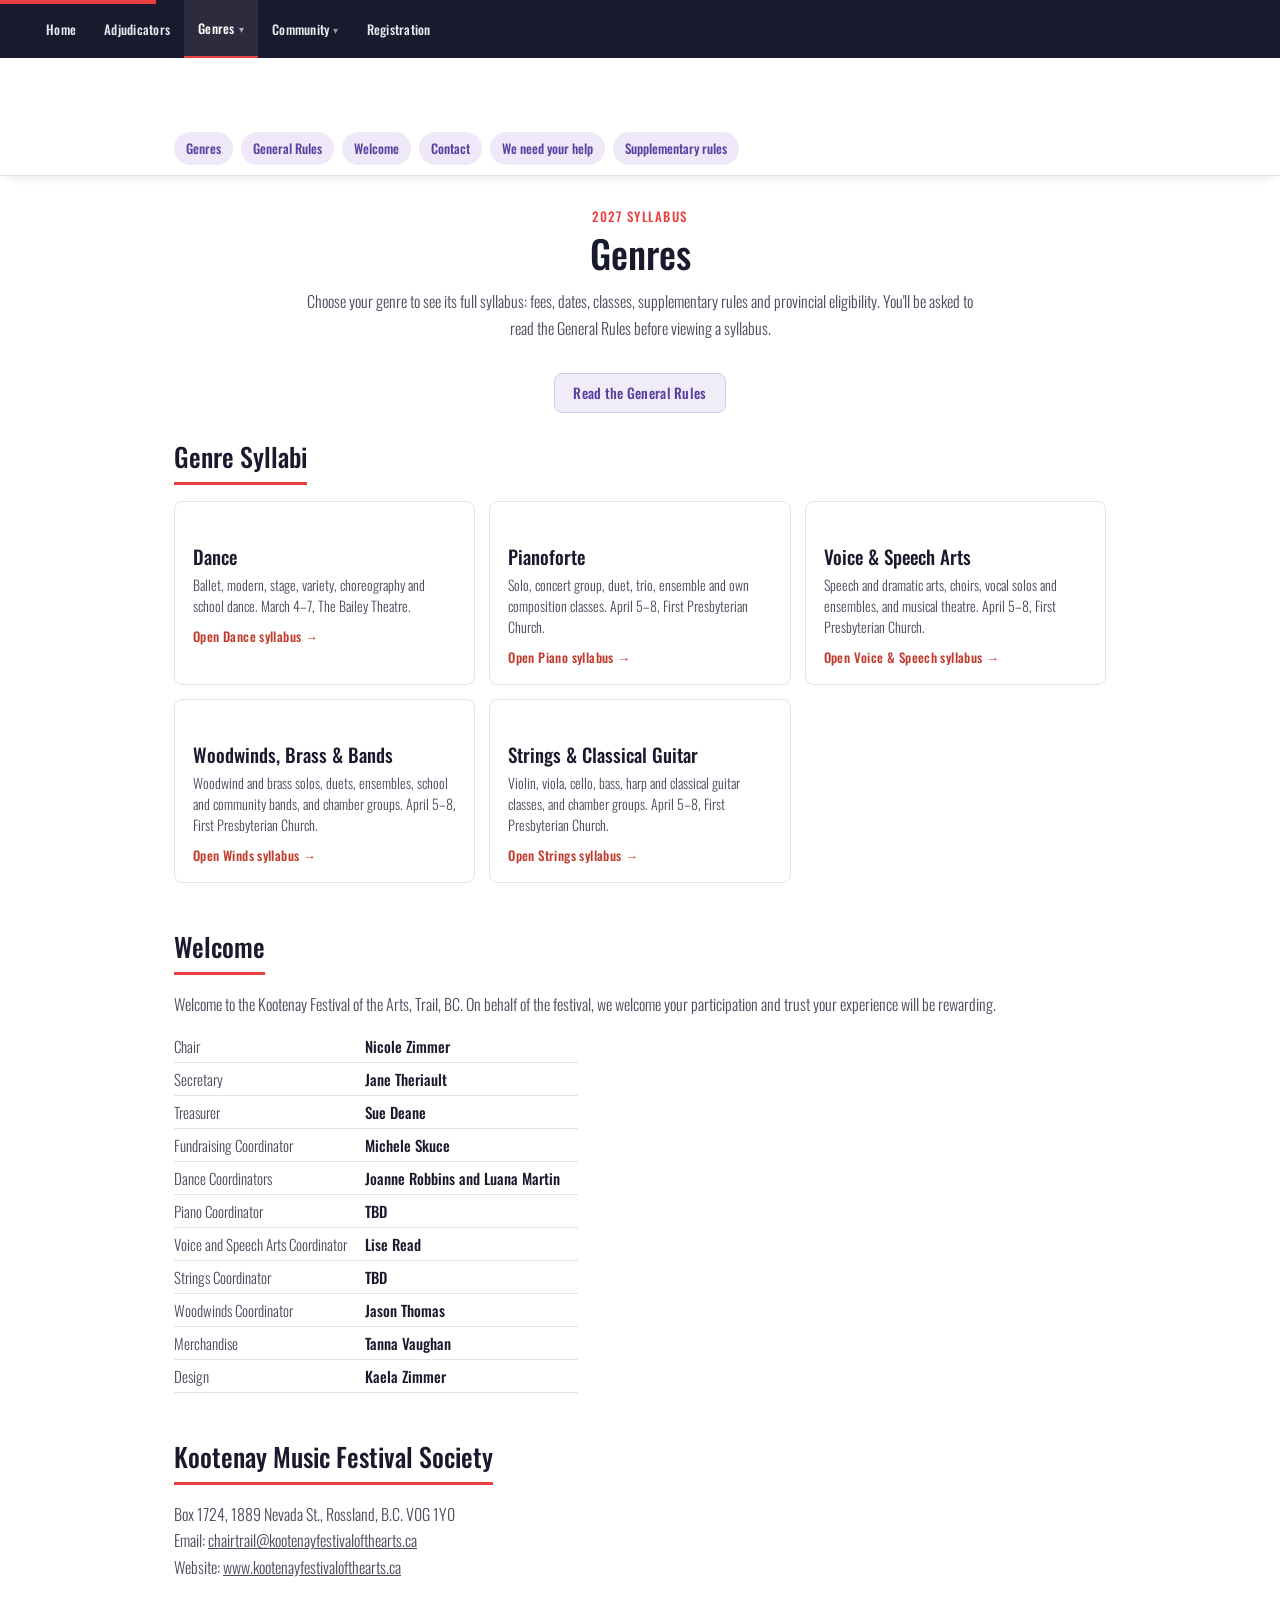
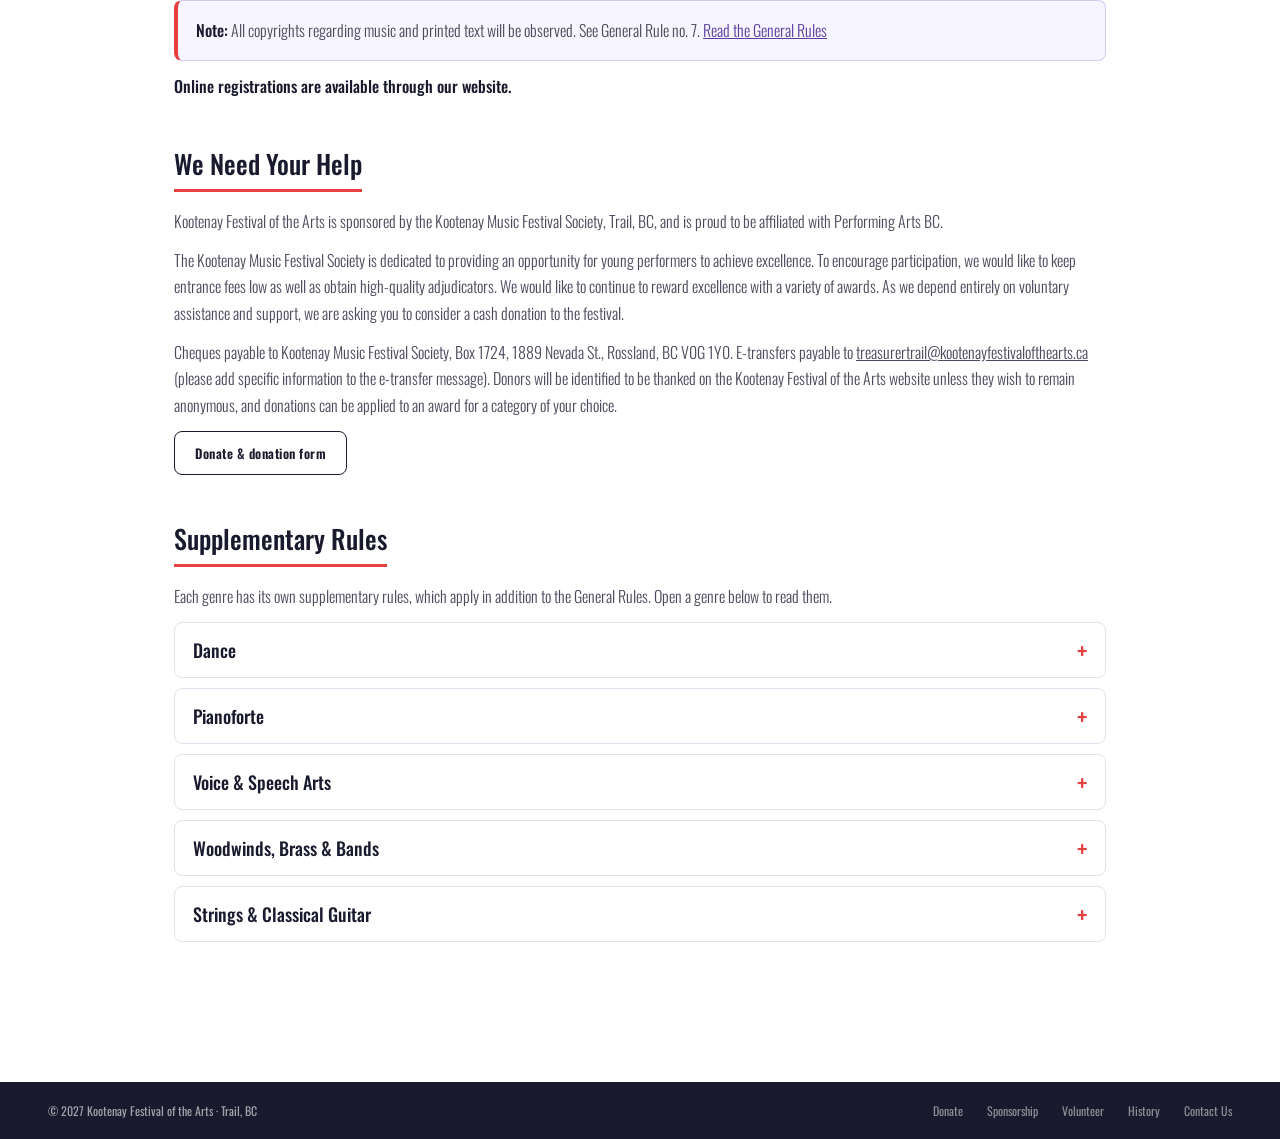
<file: pages/genres.html>
<!doctype html>
<html lang="en">
  <head>
    <meta charset="UTF-8" />
    <meta name="viewport" content="width=device-width, initial-scale=1.0" />

    <title>2027 Genres &amp; Syllabus | Kootenay Festival of the Arts</title>
    <meta
      name="description"
      content="2027 Kootenay Festival of the Arts syllabus by genre: dance, piano, voice and speech arts, strings and classical guitar, woodwinds, brass and bands in Trail, BC."
    />

    <meta property="og:type" content="website" />
    <meta property="og:site_name" content="Kootenay Festival of the Arts" />
    <meta property="og:title" content="2027 Genres &amp; Syllabus | Kootenay Festival of the Arts" />
    <meta
      property="og:description"
      content="Syllabus, fees and rules for every genre at the 2027 Kootenay Festival of the Arts in Trail, BC."
    />
    <meta name="twitter:card" content="summary_large_image" />

    <link rel="icon" href="../public/favicon.svg" type="image/svg+xml" />
    <link rel="alternate icon" href="../public/favicon.ico" sizes="any" />
    <link rel="apple-touch-icon" href="../public/apple-touch-icon.png" />
    <meta name="theme-color" content="#1a1a2e" />

    <link rel="stylesheet" href="../styles/main.css" />
    <link rel="stylesheet" href="../styles/pages/syllabus.css" />
  </head>
  <body>
    <a class="skip-link" href="#main-content">Skip to main content</a>

    <div class="site">
      <nav class="nav" aria-label="Primary" id="site-nav"></nav>
      <script src="../scripts/nav.js"></script>

      <main class="main main--single" id="main-content">
        <div class="syl">
          <ul class="toc" aria-label="On this page">
            <li><a href="#genres">Genres</a></li>
            <li><a href="#general-rules" data-open-rules="rd-general">General Rules</a></li>
            <li><a href="#welcome">Welcome</a></li>
            <li><a href="#society">Contact</a></li>
            <li><a href="#donate">We need your help</a></li>
            <li><a href="#rules">Supplementary rules</a></li>
          </ul>

          <header class="syl-hero">
            <span class="syl-eyebrow">2027 Syllabus</span>
            <h1>Genres</h1>
            <p>
              Choose your genre to see its full syllabus: fees, dates, classes,
              supplementary rules and provincial eligibility. You'll be asked to
              read the General Rules before viewing a syllabus.
            </p>
          </header>

          <div class="rules-bar">
            <button type="button" class="rules-btn" data-open-rules data-rules-status>Read the General Rules</button>
          </div>

          <section class="syl-section" id="genres">
            <h2>Genre Syllabi</h2>
            <div class="genre-cards">
              <a class="genre-card" href="../pages/dance.html">
                <h3>Dance</h3>
                <p>Ballet, modern, stage, variety, choreography and school dance. March 4–7, The Bailey Theatre.</p>
                <span class="go">Open Dance syllabus →</span>
              </a>
              <a class="genre-card" href="../pages/piano.html">
                <h3>Pianoforte</h3>
                <p>Solo, concert group, duet, trio, ensemble and own composition classes. April 5–8, First Presbyterian Church.</p>
                <span class="go">Open Piano syllabus →</span>
              </a>
              <a class="genre-card" href="../pages/voice.html">
                <h3>Voice &amp; Speech Arts</h3>
                <p>Speech and dramatic arts, choirs, vocal solos and ensembles, and musical theatre. April 5–8, First Presbyterian Church.</p>
                <span class="go">Open Voice &amp; Speech syllabus →</span>
              </a>
              <a class="genre-card" href="../pages/winds.html">
                <h3>Woodwinds, Brass &amp; Bands</h3>
                <p>Woodwind and brass solos, duets, ensembles, school and community bands, and chamber groups. April 5–8, First Presbyterian Church.</p>
                <span class="go">Open Winds syllabus →</span>
              </a>
              <a class="genre-card" href="../pages/strings.html">
                <h3>Strings &amp; Classical Guitar</h3>
                <p>Violin, viola, cello, bass, harp and classical guitar classes, and chamber groups. April 5–8, First Presbyterian Church.</p>
                <span class="go">Open Strings syllabus →</span>
              </a>
            </div>
          </section>

          <section class="syl-section" id="welcome">
            <h2>Welcome</h2>
            <p>
              Welcome to the Kootenay Festival of the Arts, Trail, BC. On behalf
              of the festival, we welcome your participation and trust your
              experience will be rewarding.
            </p>
            <table class="kv">
              <tr><td>Chair</td><td>Nicole Zimmer</td></tr>
              <tr><td>Secretary</td><td>Jane Theriault</td></tr>
              <tr><td>Treasurer</td><td>Sue Deane</td></tr>
              <tr><td>Fundraising Coordinator</td><td>Michele Skuce</td></tr>
              <tr><td>Dance Coordinators</td><td>Joanne Robbins and Luana Martin</td></tr>
              <tr><td>Piano Coordinator</td><td>TBD</td></tr>
              <tr><td>Voice and Speech Arts Coordinator</td><td>Lise Read</td></tr>
              <tr><td>Strings Coordinator</td><td>TBD</td></tr>
              <tr><td>Woodwinds Coordinator</td><td>Jason Thomas</td></tr>
              <tr><td>Merchandise</td><td>Tanna Vaughan</td></tr>
              <tr><td>Design</td><td>Kaela Zimmer</td></tr>
            </table>
          </section>

          <section class="syl-section" id="society">
            <h2>Kootenay Music Festival Society</h2>
            <p>
              Box 1724, 1889 Nevada St., Rossland, B.C. V0G 1Y0<br />
              Email: <a href="mailto:chairtrail@kootenayfestivalofthearts.ca">chairtrail@kootenayfestivalofthearts.ca</a><br />
              Website: <a href="https://www.kootenayfestivalofthearts.ca">www.kootenayfestivalofthearts.ca</a>
            </p>
            <p class="callout">
              <strong>Note:</strong> All copyrights regarding music and printed
              text will be observed. See General Rule no. 7.
              <button type="button" class="link-btn" data-open-rules="rd-general">Read the General Rules</button>
            </p>
            <p><strong>Online registrations are available through our website.</strong></p>
          </section>

          <section class="syl-section" id="donate">
            <h2>We Need Your Help</h2>
            <p>
              Kootenay Festival of the Arts is sponsored by the Kootenay Music
              Festival Society, Trail, BC, and is proud to be affiliated with
              Performing Arts BC.
            </p>
            <p>
              The Kootenay Music Festival Society is dedicated to providing an
              opportunity for young performers to achieve excellence. To
              encourage participation, we would like to keep entrance fees low
              as well as obtain high-quality adjudicators. We would like to
              continue to reward excellence with a variety of awards. As we
              depend entirely on voluntary assistance and support, we are asking
              you to consider a cash donation to the festival.
            </p>
            <p>
              Cheques payable to Kootenay Music Festival Society, Box 1724, 1889
              Nevada St., Rossland, BC V0G 1Y0. E-transfers payable to
              <a href="mailto:treasurertrail@kootenayfestivalofthearts.ca">treasurertrail@kootenayfestivalofthearts.ca</a>
              (please add specific information to the e-transfer message).
              Donors will be identified to be thanked on the Kootenay Festival of
              the Arts website unless they wish to remain anonymous, and
              donations can be applied to an award for a category of your
              choice.
            </p>
            <a class="btn btn-outline" href="../pages/donations.html">Donate &amp; donation form</a>
          </section>

          <section class="syl-section" id="rules">
            <h2>Supplementary Rules</h2>
            <p>
              Each genre has its own supplementary rules, which apply in
              addition to the General Rules. Open a genre below to read them.
            </p>
<!-- BEGIN SUPPLEMENTARY RULES: generated by scripts/build_genre_rules.py from each genre page. Don't edit by hand; edit the genre page and re-run the script. -->
            <details class="rules-panel" id="rules-dance">
              <summary>Dance</summary>
              <div class="rules-panel-body">
            <ol class="rules">
              <li>
                <strong>Time limits</strong> (entries are not to exceed):
                <table class="kv">
                  <tr><td>Solos</td><td>3 minutes</td></tr>
                  <tr><td>Song and Dance Solos</td><td>4 minutes</td></tr>
                  <tr><td>Duos</td><td>5 minutes</td></tr>
                  <tr><td>Trios</td><td>5 minutes</td></tr>
                  <tr><td>Groups</td><td>7 minutes</td></tr>
                  <tr><td>Stage Production Large Groups</td><td>10 minutes</td></tr>
                </table>
              </li>
              <li>
                <strong>Age categories</strong> (age as of December 31st before the upcoming Festival):
                <ul>
                  <li>Duo &amp; Trio categories: enter the class of the oldest member.</li>
                  <li>
                    Group category: age is determined by adding the ages of all
                    the dancers and dividing by the number of dancers; totals
                    ending in ".5" and higher are rounded up to the next age.
                  </li>
                </ul>
              </li>
              <li>
                <strong>Music requirements:</strong> all music must be uploaded
                through the official registration platform at the time of
                registration. Music submissions received through any other
                method will not be accepted. Studio representatives are
                responsible for ensuring that all music files are uploaded
                correctly, clearly identified, and matched to the appropriate
                entry before the registration deadline. As a precaution against
                technical issues, studio representatives are encouraged to bring
                backup copies of all music files to the festival.
              </li>
              <li>
                Limited sets and props are suggested where allowed. All props
                must be an integral part of the performance and be handled by
                the participant without assistance from the festival staff.
              </li>
              <li>All performances must be in age-appropriate costumes.</li>
              <li>Lip-synching is only permitted in Theatrical Dance and Variety.</li>
              <li>Live singing is only permitted in Song and Dance.</li>
              <li>
                Lyrics are not permitted in any Ballet categories except for
                Contemporary Ballet. Vocalization (humming, whistling, chanting,
                etc.) is acceptable.
              </li>
              <li>
                In all Modern categories, lyrics, music with vocalization,
                vocalization without music, and the spoken word are permitted.
                It is recommended that every effort be made to select a musical
                piece that is stylistically appropriate to the Modern
                discipline.
              </li>
              <li>
                Any reference to violence or derogatory sexual content or
                language will not be permitted and use of such will result in
                disqualification.
              </li>
              <li>A competitor may not use the same dance in a subsequent year.</li>
              <li>Duos, trios, and groups will be submitted on one online entry with all names and festival ages listed.</li>
              <li>
                The adjudicator's decisions regarding awards and provincial
                nominees will be final. The adjudicator may choose to select
                Junior, Intermediate, and Senior participants to represent our
                Festival at the provincial level, provided all requirements have
                been met for both Performing Arts BC and the Kootenay Festival
                of the Arts. Please be advised that an adjudicator can also
                choose NOT to nominate a dancer even though they have met the
                stated requirements if they feel the dancer is not ready to
                compete at the Provincial level. The adjudicator may also select
                Merited Participants from the same groups to attend the
                Provincial Festival as a Merited Participant, not a competitor.
              </li>
              <li>
                The performer is responsible for ensuring that copies of
                recorded music comply with all copyright restrictions that apply
                to the source material.
              </li>
            </ol>
                <p><a href="../pages/dance.html">Open the full Dance syllabus →</a></p>
              </div>
            </details>
            <details class="rules-panel" id="rules-piano">
              <summary>Pianoforte</summary>
              <div class="rules-panel-body">
            <p>
              Because the festival should be a learning experience, emphasizing
              participation and enjoyment of music, the following format will be
              used for the Piano Section:
            </p>
            <ol class="rules">
              <li>
                No marks will be awarded. Instead, each outstanding performance
                will be awarded a Certificate of Merit. In any class, the
                adjudicator may award several Certificates of Merit; however, no
                certificates will be granted if there are no outstanding
                performances in a class. Memory is recommended but not
                compulsory. <strong>Certificates will be given only for
                memorized performances.</strong> Each student will receive a
                written adjudication.
              </li>
              <li>Repeats are optional but may be limited or disallowed by the adjudicator. Da capos should be observed.</li>
              <li>
                All participants will follow Rule 8 of the General Rules, repeated here:
                <ol>
                  <li>
                    The title and composer of the chosen piece and length of
                    performance time <span class="loud">will be stated</span> on
                    the official online entry. No substitutions, additions, or
                    deletions are permitted after the closing date.
                  </li>
                  <li>
                    <span class="loud">Participants will deliver to the festival
                    assistant a copy of their music indicated with a bookmark
                    upon which has been pencilled at the top the class number
                    and participant's number according to the program. This
                    music will be delivered before the class performance. The
                    sharing of books or use of photocopies is strictly limited.
                    Accompanist will use an original score. See General Rule
                    7.</span>
                  </li>
                  <li>In "Own Choice" selection, the adjudicator will consider its suitability and artistic value.</li>
                </ol>
              </li>
              <li>
                As an aid to the adjudicator, participants will number the first
                bar of each line in their score.
              </li>
              <li>
                A Highlights Concert with the Awards presentation will be held
                on <strong>Saturday, April 10th at 2:00 p.m. at The Bailey
                Theatre</strong>. Participants who have received Certificates of
                Merit may be asked to perform at this concert.
              </li>
              <li>
                The adjudicator solely decides which performers receive awards
                and recommends performers for the Highlights Concert. The piano
                coordinator will notify the teachers, and it will be the
                teachers' responsibility to notify the selected students.
              </li>
              <li>
                The adjudicator may choose students to represent our festival at
                the provincial level in Junior, Intermediate, Senior, and
                Provincial Excellence classes. Preference will be given to
                participants who have received three Certificates of Merit.
              </li>
            </ol>
                <p><a href="../pages/piano.html">Open the full Pianoforte syllabus →</a></p>
              </div>
            </details>
            <details class="rules-panel" id="rules-voice">
              <summary>Voice &amp; Speech Arts</summary>
              <div class="rules-panel-body">
            <h4>Speech &amp; Dramatic Arts</h4>
            <ol class="rules">
              <li>Choice of one poem per class.</li>
              <li>
                When "Own Choice", Rule 8 of the General Rules applies. Specifically for Speech Arts:
                <ol>
                  <li>
                    The title and Author of the chosen piece and length of
                    performance time <span class="loud">must be stated</span> on
                    the official online entry. No substitutions, additions, or
                    deletions are permitted after the closing date.
                  </li>
                  <li>
                    <span class="loud">Participants will deliver to the festival
                    assistant a copy of own choice piece indicated with a
                    bookmark upon which has been pencilled at the top: the class
                    number and participant number according to the program. This
                    piece must be delivered prior to class performance.</span>
                    <strong>The use of photocopies is strictly limited. See
                    General Rule No. 7.</strong> Note: bible selections are in
                    the public domain. Please provide, for the adjudicator, a
                    photocopy of any bible selections used.
                  </li>
                  <li>In "Own Choice" selection, the adjudicator will consider suitability and artistic value.</li>
                </ol>
              </li>
              <li>
                The adjudicator may award several Certificates of Merit;
                however, if there are no outstanding performances in a class, no
                Certificates may be awarded.
              </li>
              <li>
                The adjudicator's decisions regarding awards and provincial
                nominees will be final. The adjudicator may choose a Junior,
                Intermediate, and Senior student to represent our Festival at
                the provincial level. Preference will be given to those
                participants who have performed in a minimum of three classes,
                including selections of Prose, Drama, and Poetry.
              </li>
            </ol>
            <h4>Choral &amp; Vocal Arts</h4>
            <ol class="rules">
              <li>
                All participants will follow Rule 8 of the General Rules (repeated here):
                <ol>
                  <li>
                    The title and composer of the chosen piece and length of
                    performance time <span class="loud">must be stated</span> on
                    the official online entry.
                  </li>
                  <li>
                    <span class="loud">Participants will deliver to the festival
                    assistant a copy of their piece indicated with a bookmark
                    upon which has been pencilled at the top the class number
                    and participant's number according to the program before
                    class performance.</span>
                    <strong>The use of photocopies is strictly limited. See
                    copyright rule No. 7.</strong>
                  </li>
                  <li>Please mark bar numbers on all music viewed by the adjudicator.</li>
                  <li>
                    In "Own Choice" selection, the adjudicator will take into
                    consideration its suitability and artistic value.
                    <br />*Accompanist will use original music, not photocopies,
                    and original music will be provided for the adjudicator.
                  </li>
                </ol>
              </li>
              <li>
                Each outstanding performance will be awarded a Certificate of
                Merit. In any class the adjudicator may award several
                Certificates of Merit; however, if there are no outstanding
                performances in a class, no certificates will be awarded.
              </li>
              <li>Conductors are not allowed to sing with their choirs or classes.</li>
              <li>
                The adjudicator's decisions regarding the awards and provincial
                competitors will be final. The adjudicator may choose a junior,
                intermediate, or senior student to represent our Festival at the
                Provincial Festival. Preference will be given to participants
                receiving three Certificates of Merit.
              </li>
              <li>
                At the local festival, memorization is recommended, but not
                compulsory. Memorization at the Provincial Festival is mandatory
                in all Voice Classes.
              </li>
            </ol>
                <p><a href="../pages/voice.html">Open the full Voice &amp; Speech Arts syllabus →</a></p>
              </div>
            </details>
            <details class="rules-panel" id="rules-winds">
              <summary>Woodwinds, Brass &amp; Bands</summary>
              <div class="rules-panel-body">
            <ol class="rules">
              <li>All participants will be adjudicated.</li>
              <li>
                All participants will follow General Rule 8, repeated here:
                <ol>
                  <li>
                    The title and composer of the chosen piece and length of
                    performance time <span class="loud">must be stated</span> on
                    the official online entry. No substitutions, additions, or
                    deletions are permitted after the closing date.
                  </li>
                  <li>
                    Before their class, participants must give a copy of their
                    chosen piece to the Festival Assistant indicating the page
                    with a bookmark upon which the class number and
                    participant's number have been pencilled.
                    <span class="loud">See General Rule 8 regarding
                    photocopies.</span>
                  </li>
                  <li>In "Own Choice" selection, the adjudicator will take into consideration its suitability and artistic value.</li>
                </ol>
              </li>
              <li>
                No marks will be awarded; instead, outstanding performances will
                be awarded a Certificate of Merit. In any class, the adjudicator
                may award several Certificates of Merit; however, if there are
                no exceptional performances in a class, no Certificates will be
                awarded.
              </li>
              <li>
                Teachers may, at their discretion, perform with their students
                in an ensemble. Please indicate this on the online entry and
                inform the adjudicator's assistant in advance. Such an ensemble
                would not qualify for an award.
              </li>
              <li>
                Students wishing to be considered for an award or Provincial
                Festival nomination must indicate this on the online entry in
                the space provided.
              </li>
              <li>
                The adjudicator's decisions regarding the awards and provincial
                nominations will be final. Preference will be given to
                participants who have entered a minimum of three classes.
              </li>
            </ol>

                <p><a href="../pages/winds.html">Open the full Woodwinds, Brass &amp; Bands syllabus →</a></p>
              </div>
            </details>
            <details class="rules-panel" id="rules-strings">
              <summary>Strings &amp; Classical Guitar</summary>
              <div class="rules-panel-body">
            <h4>Strings</h4>
            <ol class="rules">
              <li>
                Please indicate your instrument and years of study on your
                online entry. To facilitate scheduling, please include the name
                of your accompanist on the online entry.
              </li>
              <li>All participants will be adjudicated.</li>
              <li>
                All participants will follow Rule 8 of the General Rules, repeated here:
                <ol>
                  <li>
                    The title and composer of the chosen piece and length of
                    performance time <span class="loud">must be stated</span> on
                    the official online entry. No substitutions, additions, or
                    deletions permitted after closing date.
                  </li>
                  <li>
                    Prior to their class, participants must give a copy of their
                    chosen piece to the Festival Assistant indicating the page
                    with a bookmark upon which has been pencilled the class
                    number and participant's number according to the program.
                    <strong>THE USE OF PHOTOCOPIES IS NOT PERMITTED</strong>,
                    except to facilitate a page turn or for more than one
                    performer. The performer, adjudicator and accompanist must
                    all use an original score. Please remind all Provincial
                    candidates that they will need ORIGINALS if they go to
                    Provincials.
                  </li>
                  <li>In "Own Choice" selection, the adjudicator will take into consideration its suitability and artistic value.</li>
                </ol>
              </li>
              <li>As an aid to the adjudicator, participants must number the first bar of each line in their score.</li>
              <li>
                No marks will be awarded; instead, outstanding performances will
                be awarded a Certificate of Merit. In any class, the adjudicator
                may award several Certificates of Merit; however, if there are
                no outstanding performances in a class, no Certificates will be
                awarded. Certificates will not be presented publicly but will be
                given to the student's teachers at the end of the festival
                session.
              </li>
              <li>
                Teachers may, at their own discretion, perform with their
                students in an ensemble of 4 or more. Please indicate this on
                the online entry and inform the adjudicator's assistant in
                advance. Such an ensemble would not qualify for an award.
              </li>
              <li>
                The adjudicator's decisions regarding the awards and provincial
                nominations will be final. Preference will be given to
                participants who have entered a minimum of three classes. The
                adjudicator may choose a Junior A, Junior B, Intermediate, and
                Senior student to represent our Festival at the Provincial
                Festival.
              </li>
            </ol>
            <h4>Classical Guitar</h4>
            <ol class="rules">
              <li>All participants will be adjudicated.</li>
              <li>
                All participants will follow General Rule 8, repeated here:
                <ol>
                  <li>
                    The title and composer of the chosen piece and length of
                    performance time <span class="loud">must be stated</span> on
                    the official online entry. No substitutions, additions, or
                    deletions are permitted after the closing date.
                  </li>
                  <li>
                    Prior to their class, participants must give a copy of their
                    chosen piece to the Festival Assistant indicating the page
                    with a bookmark upon which has been pencilled the class
                    number and participant's number. <span class="loud">See
                    General Rule 8 regarding photocopies.</span>
                  </li>
                  <li>In "Own Choice" selection, the adjudicator will take into consideration its suitability and artistic value.</li>
                </ol>
              </li>
              <li>
                No marks will be awarded; instead, outstanding performances will
                be awarded a Certificate of Merit. In any class the adjudicator
                may award several Certificates of Merit; however, if there are
                no outstanding performances in a class, no Certificates will be
                awarded.
              </li>
              <li>
                Teachers may, at their own discretion, perform with their
                students in an ensemble. Please indicate this on the online
                entry and inform the adjudicator's assistant in advance. Such an
                ensemble would not qualify for an award.
              </li>
              <li>
                Students wishing to be considered for an award or Provincial
                Festival nomination must indicate this on the online entry in
                the space provided.
              </li>
              <li>
                The adjudicator's decisions regarding the awards and provincial
                nominations will be final. Preference will be given to
                participants who have entered a minimum of three classes.
              </li>
            </ol>
                <p><a href="../pages/strings.html">Open the full Strings &amp; Classical Guitar syllabus →</a></p>
              </div>
            </details>
<!-- END SUPPLEMENTARY RULES -->
          </section>
        </div>
      </main>

      <footer class="footer">
        <span>© 2027 Kootenay Festival of the Arts · Trail, BC</span>
        <div class="footer-links">
          <a href="../pages/donations.html">Donate</a>
          <a href="../pages/sponsors.html">Sponsorship</a>
          <a href="../pages/volunteers.html">Volunteer</a>
          <a href="../pages/history.html">History</a>
          <a href="../pages/contact.html">Contact Us</a>
        </div>
      </footer>
    </div>
    <script src="../scripts/syllabus.js"></script>
  </body>
</html>
</file>
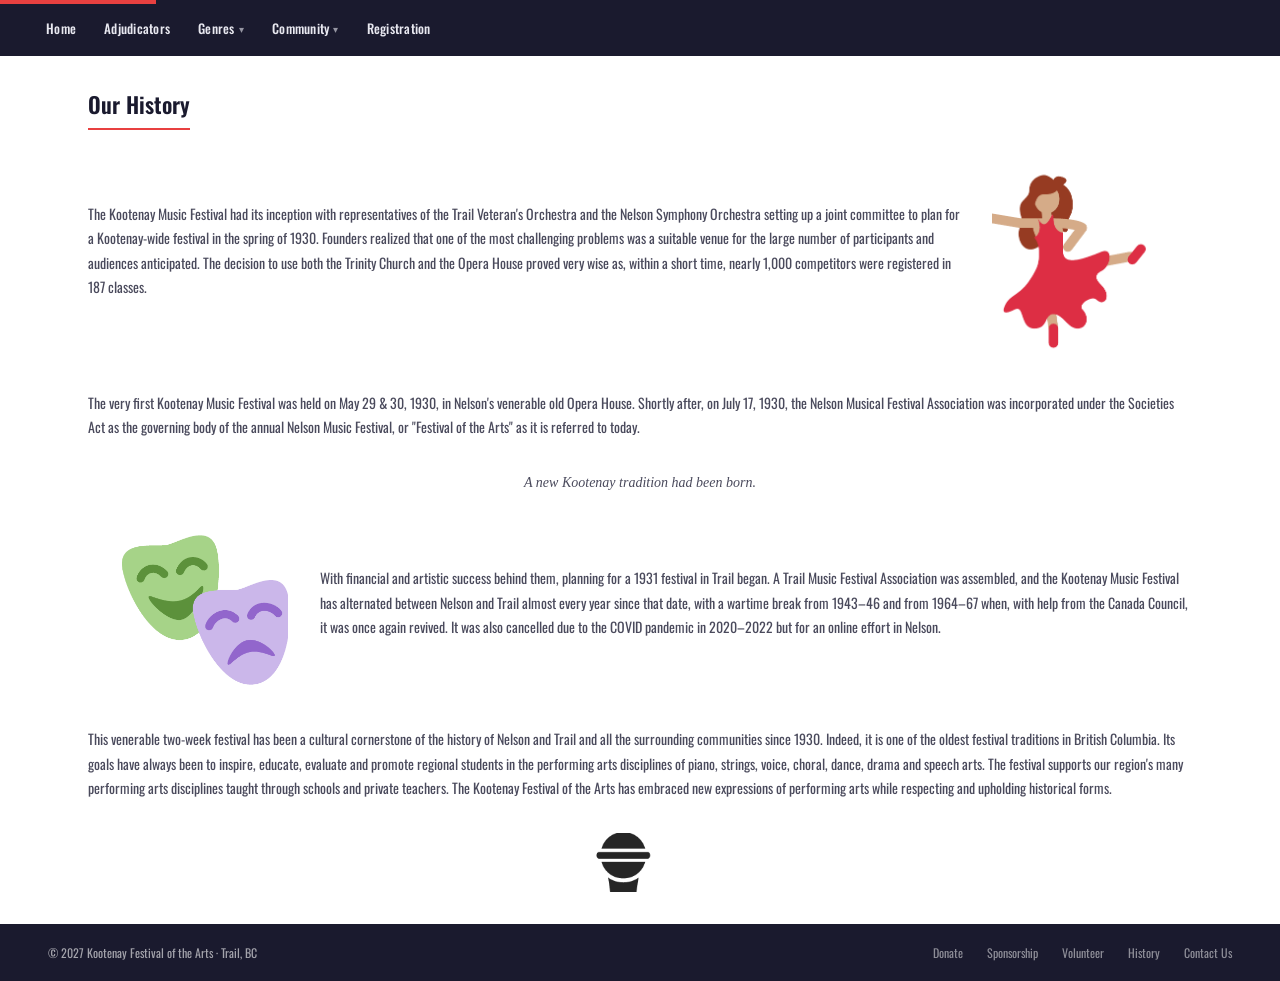
<file: pages/history.html>
<!DOCTYPE html>
<html lang="en">
<head>
  <meta charset="UTF-8" />
  <meta name="viewport" content="width=device-width, initial-scale=1.0" />

  <title>Our History | Kootenay Festival of the Arts — Est. 1930</title>
  <meta name="description" content="The Kootenay Festival of the Arts began in 1930 in Nelson's Opera House. Read the history of one of British Columbia's oldest performing arts festival traditions." />

  <meta property="og:type" content="article" />
  <meta property="og:site_name" content="Kootenay Festival of the Arts" />
  <meta property="og:title" content="Our History | Kootenay Festival of the Arts" />
  <meta property="og:description" content="One of British Columbia's oldest festival traditions, running since 1930." />
  <meta name="twitter:card" content="summary_large_image" />

  <link rel="icon" href="../public/favicon.svg" type="image/svg+xml" />
  <link rel="alternate icon" href="../public/favicon.ico" sizes="any" />
  <link rel="apple-touch-icon" href="../public/apple-touch-icon.png" />
  <meta name="theme-color" content="#1a1a2e" />

  <script type="application/ld+json">
  {
    "@context": "https://schema.org",
    "@type": "Article",
    "headline": "The History of the Kootenay Festival of the Arts",
    "datePublished": "1930-07-17",
    "author": { "@type": "Organization", "name": "Kootenay Music Festival Society" },
    "publisher": { "@type": "Organization", "name": "Kootenay Festival of the Arts" }
  }
  </script>

  <link rel="stylesheet" href="../styles/main.css" />
  <link rel="stylesheet" href="../styles/pages/history.css" />
</head>
<body>
  <a class="skip-link" href="#main-content">Skip to main content</a>

  <div class="site">
    <nav class="nav" aria-label="Primary" id="site-nav"></nav>
    <script src="../scripts/nav.js"></script>

    <main class="main main--single" id="main-content">
      <div class="content">
        <h1>Our History</h1>

        <div class="history-block">
          <p>
            The Kootenay Music Festival had its inception with representatives
            of the Trail Veteran's Orchestra and the Nelson Symphony Orchestra
            setting up a joint committee to plan for a Kootenay-wide festival
            in the spring of 1930. Founders realized that one of the most
            challenging problems was a suitable venue for the large number of
            participants and audiences anticipated. The decision to use both
            the Trinity Church and the Opera House proved very wise as,
            within a short time, nearly 1,000 competitors were registered in
            187 classes.
          </p>
          <img src="../public/images/history/dancer.png" alt="Illustration of a dancer in a red dress" loading="lazy" />
        </div>

        <p>
          The very first Kootenay Music Festival was held on May 29 &amp; 30,
          1930, in Nelson's venerable old Opera House. Shortly after, on July
          17, 1930, the Nelson Musical Festival Association was incorporated
          under the Societies Act as the governing body of the annual Nelson
          Music Festival, or "Festival of the Arts" as it is referred to
          today.
        </p>

        <p class="history-pullquote">A new Kootenay tradition had been born.</p>

        <div class="history-block reverse">
          <p>
            With financial and artistic success behind them, planning for a
            1931 festival in Trail began. A Trail Music Festival Association
            was assembled, and the Kootenay Music Festival has alternated
            between Nelson and Trail almost every year since that date, with
            a wartime break from 1943–46 and from 1964–67 when, with help
            from the Canada Council, it was once again revived. It was also
            cancelled due to the COVID pandemic in 2020–2022 but for an
            online effort in Nelson.
          </p>
          <img src="../public/images/history/masks.png" alt="Illustration of comedy and tragedy theatre masks" loading="lazy" />
        </div>

        <div class="history-full">
          <p>
            This venerable two-week festival has been a cultural cornerstone
            of the history of Nelson and Trail and all the surrounding
            communities since 1930. Indeed, it is one of the oldest festival
            traditions in British Columbia. Its goals have always been to
            inspire, educate, evaluate and promote regional students in the
            performing arts disciplines of piano, strings, voice, choral,
            dance, drama and speech arts. The festival supports our region's
            many performing arts disciplines taught through schools and
            private teachers. The Kootenay Festival of the Arts has embraced
            new expressions of performing arts while respecting and upholding
            historical forms.
          </p>
        </div>

        <img src="../public/images/history/mic.png" alt="" class="history-mic" aria-hidden="true" loading="lazy" />
      </div>
    </main>

    <footer class="footer">
      <span>© 2027 Kootenay Festival of the Arts · Trail, BC</span>
      <div class="footer-links">
        <a href="../pages/donations.html">Donate</a>
        <a href="../pages/sponsors.html">Sponsorship</a>
        <a href="../pages/volunteers.html">Volunteer</a>
        <a href="../pages/history.html">History</a>
        <a href="../pages/contact.html">Contact Us</a>
      </div>
    </footer>
  </div>
</body>
</html>
</file>
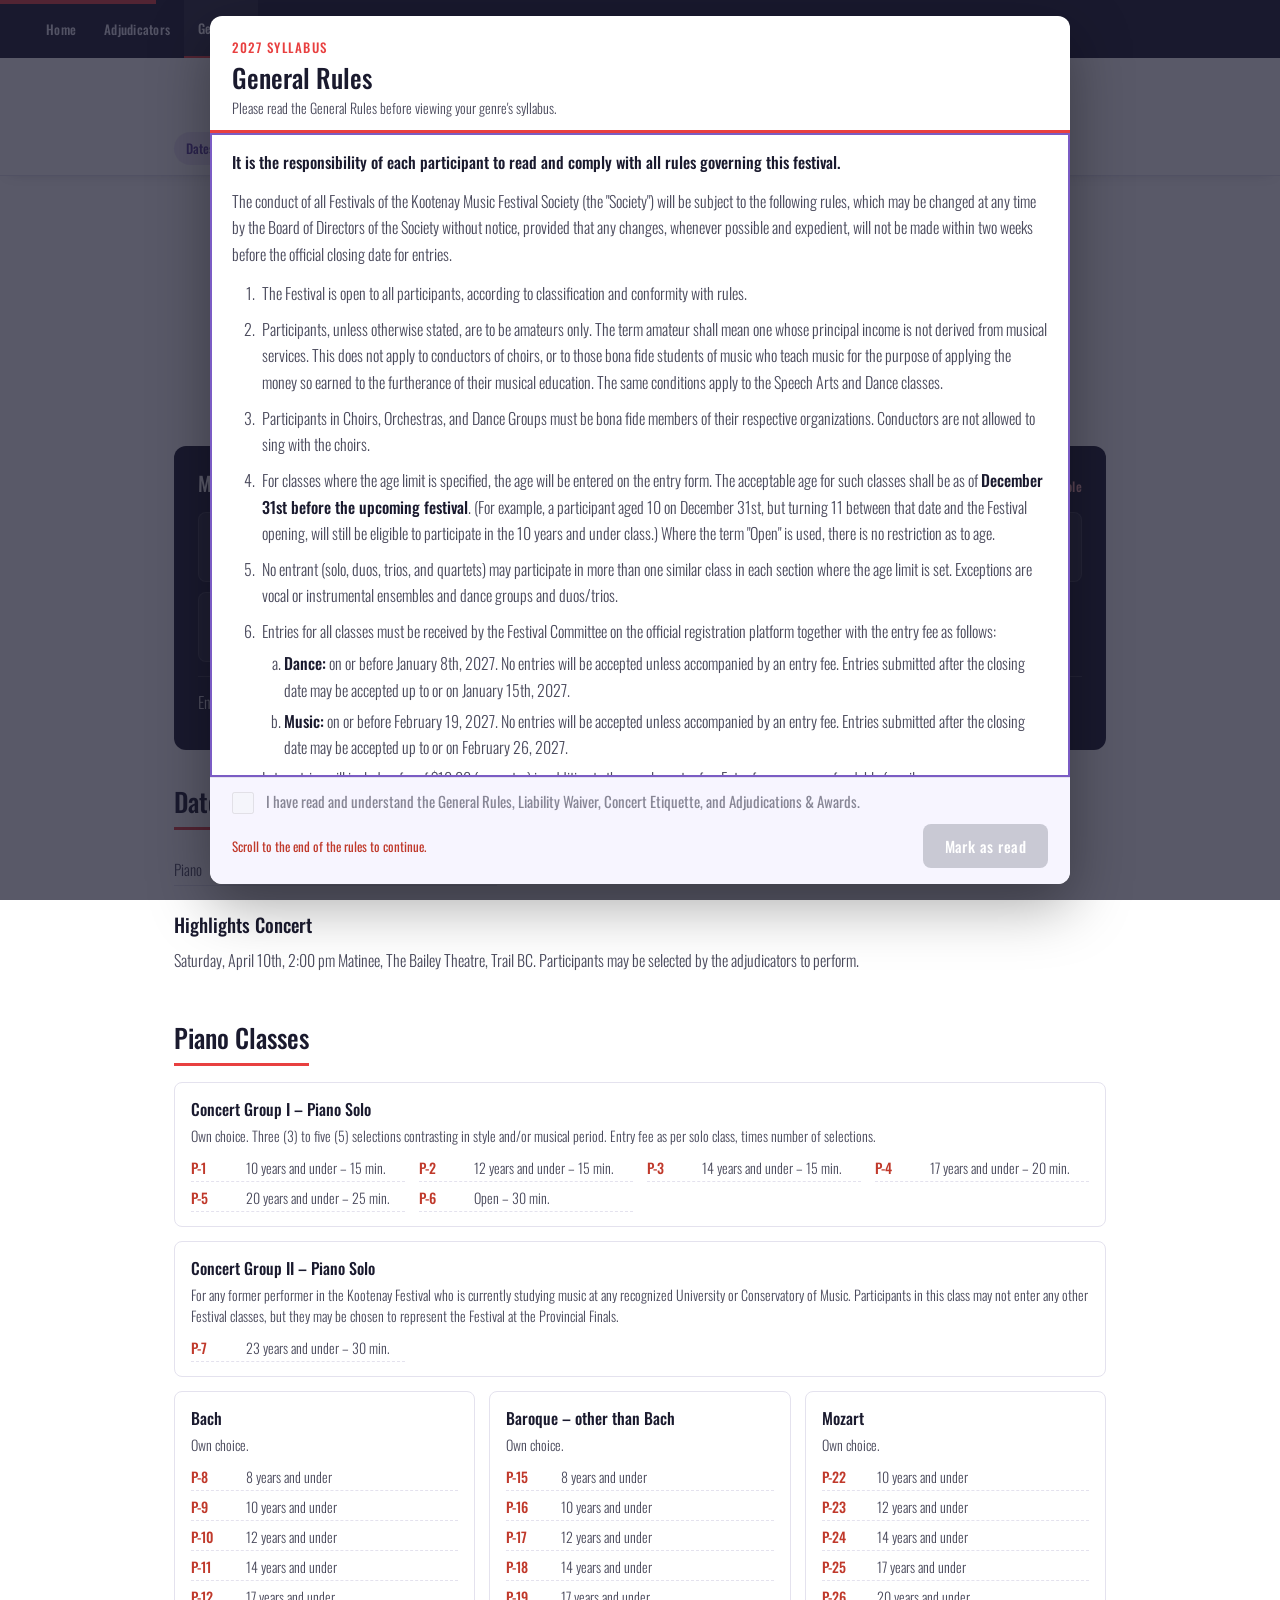
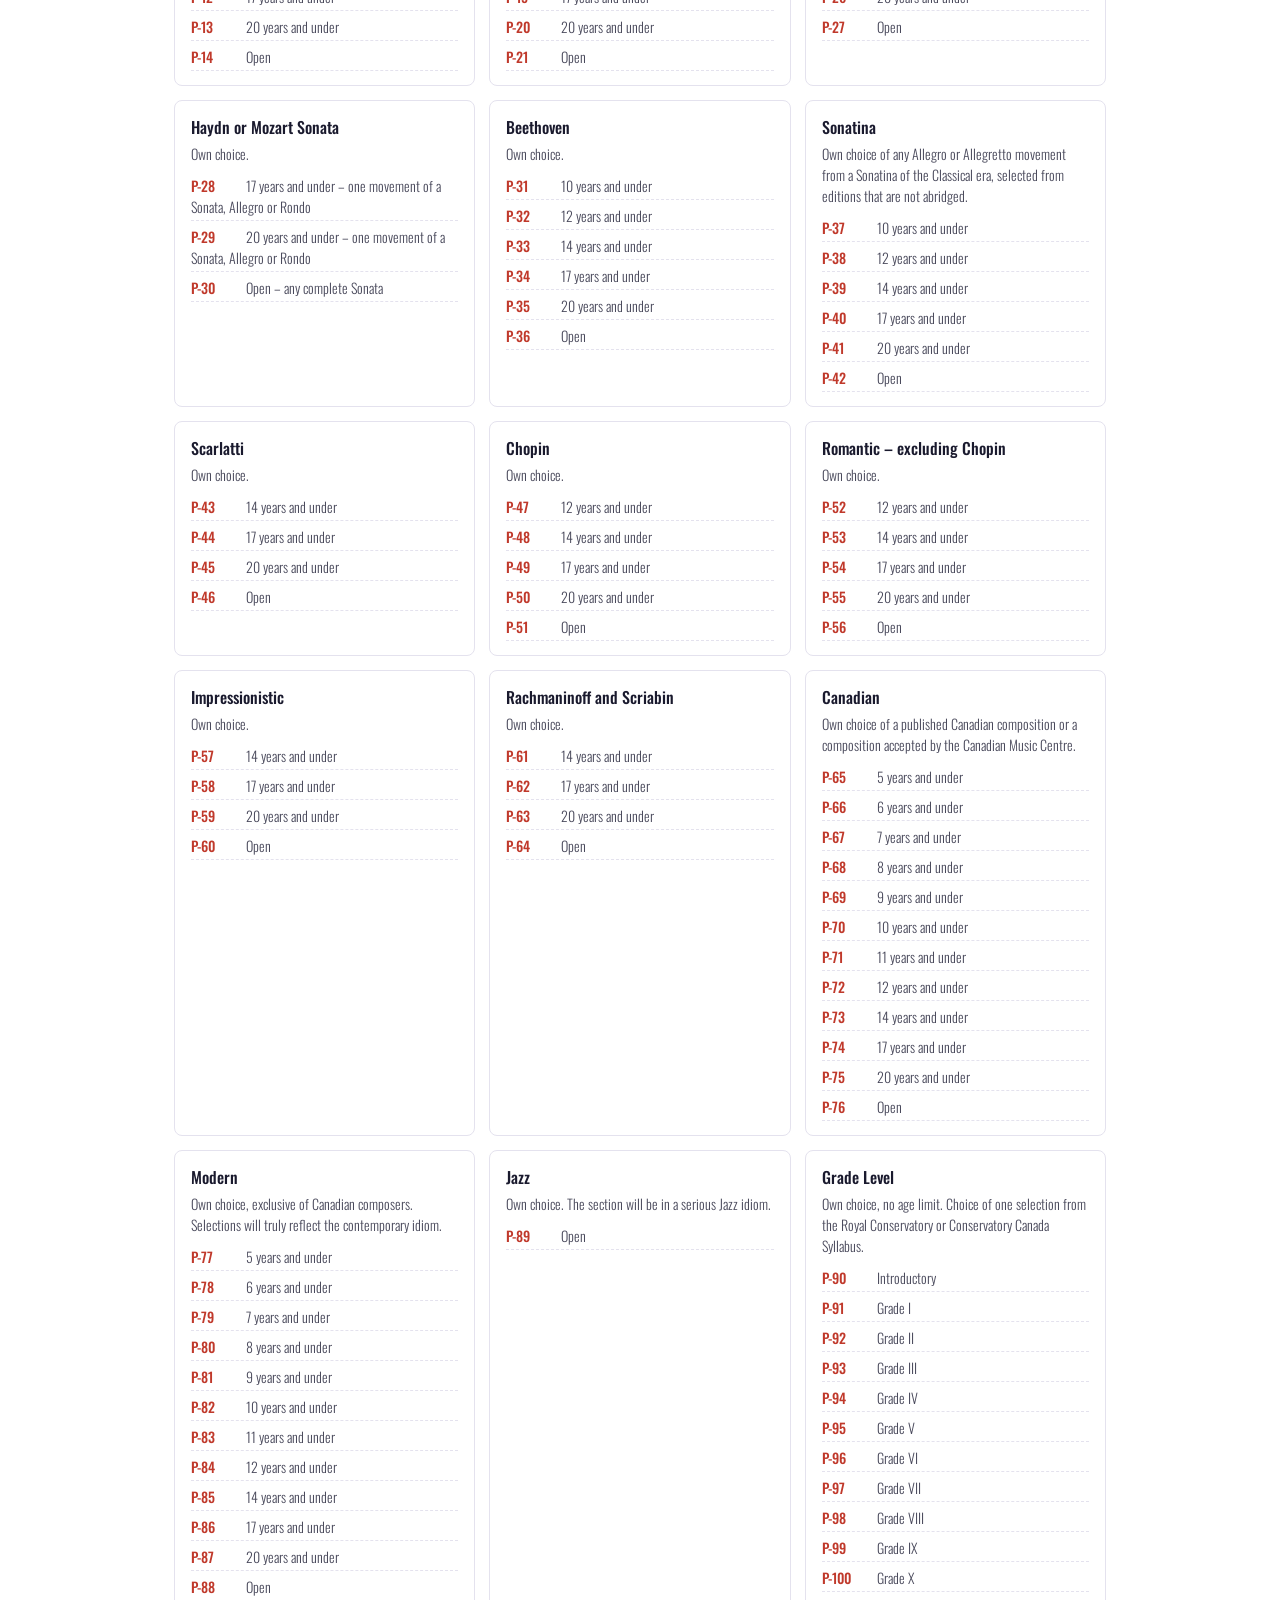
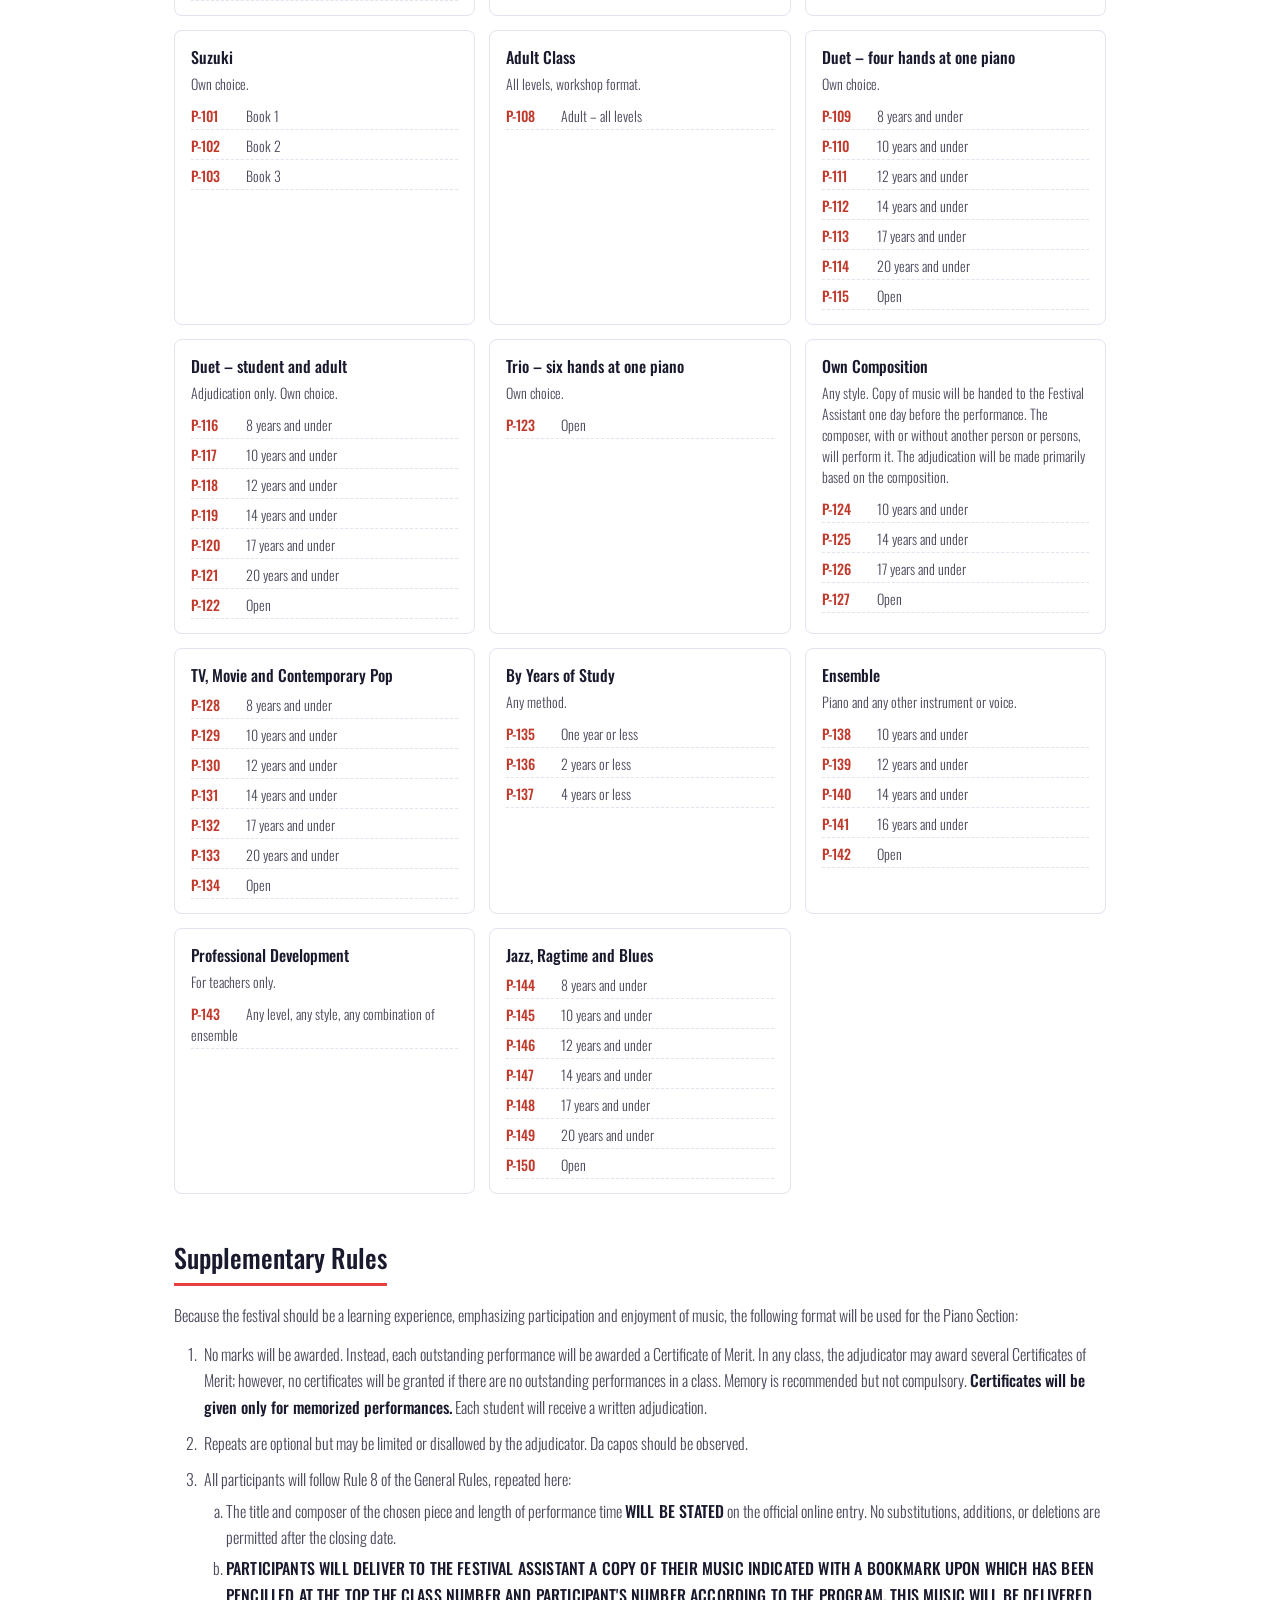
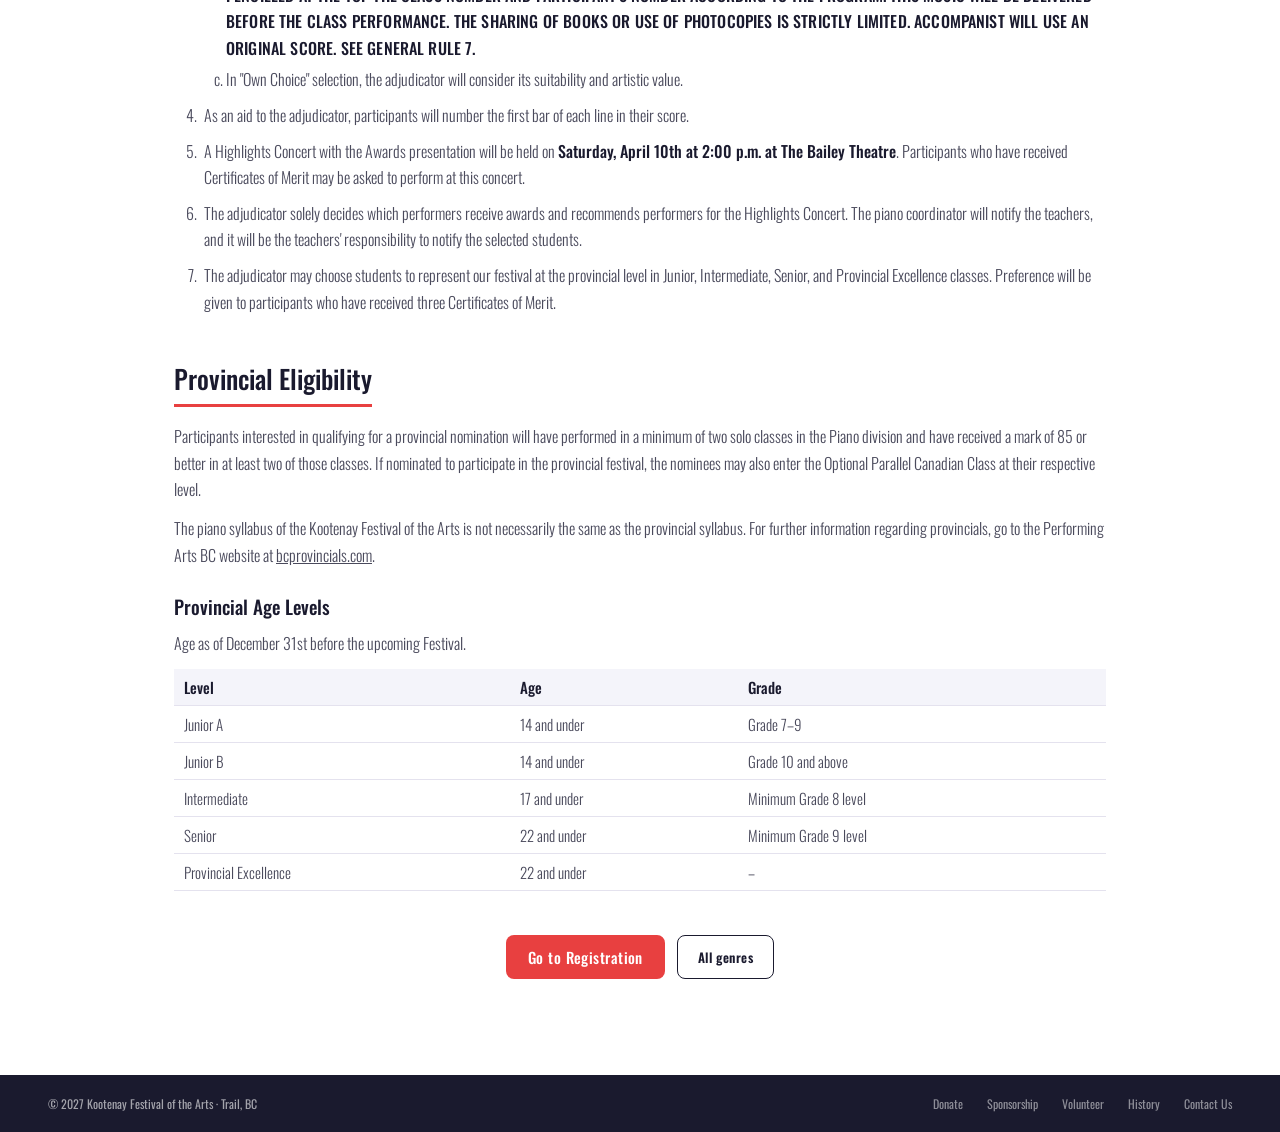
<file: pages/piano.html>
<!doctype html>
<html lang="en">
  <head>
    <meta charset="UTF-8" />
    <meta name="viewport" content="width=device-width, initial-scale=1.0" />

    <title>Piano Syllabus 2027 | Kootenay Festival of the Arts</title>
    <meta
      name="description"
      content="2027 Piano syllabus for the Kootenay Festival of the Arts, Trail BC: fees, deadlines, supplementary rules, provincial levels and all piano classes P-1 to P-150."
    />

    <meta property="og:type" content="website" />
    <meta property="og:site_name" content="Kootenay Festival of the Arts" />
    <meta property="og:title" content="Piano Syllabus 2027 | Kootenay Festival of the Arts" />
    <meta
      property="og:description"
      content="Fees, deadlines, rules and classes for 2027 piano entries in Trail, BC."
    />
    <meta name="twitter:card" content="summary_large_image" />

    <link rel="icon" href="../public/favicon.svg" type="image/svg+xml" />
    <link rel="alternate icon" href="../public/favicon.ico" sizes="any" />
    <link rel="apple-touch-icon" href="../public/apple-touch-icon.png" />
    <meta name="theme-color" content="#1a1a2e" />

    <link rel="stylesheet" href="../styles/main.css" />
    <link rel="stylesheet" href="../styles/pages/syllabus.css" />
  </head>
  <body data-require-rules="piano">
    <a class="skip-link" href="#main-content">Skip to main content</a>

    <div class="site">
      <nav class="nav" aria-label="Primary" id="site-nav"></nav>
      <script src="../scripts/nav.js"></script>

      <main class="main main--single" id="main-content">
        <div class="syl">
          <ul class="toc" aria-label="On this page">
            <li><a href="#dates">Dates &amp; venues</a></li>
            <li><a href="#fees-title">Fees</a></li>
            <li><a href="#classes">Piano classes</a></li>
            <li><a href="#rules">Supplementary rules</a></li>
            <li><a href="#provincial">Provincial eligibility</a></li>
          </ul>

          <header class="syl-hero">
            <span class="syl-eyebrow">2027 Syllabus</span>
            <h1>Pianoforte</h1>
            <p>April 5–8, 2027 at First Presbyterian Church, Trail.</p>
            <div class="syl-meta">
              <span>Coordinator: TBD</span>
              <a href="mailto:pianotrail@kootenayfestivalofthearts.ca">pianotrail@kootenayfestivalofthearts.ca</a>
            </div>
          </header>
          <div class="rules-bar">
            <span>These rules apply in addition to the General Rules.</span>
            <button type="button" class="rules-btn" data-open-rules data-rules-status>Read the General Rules</button>
          </div>

          <section class="fees" aria-labelledby="fees-title">
            <div class="fees-head">
              <h2 id="fees-title">Music Fees</h2>
              <span>Registration fees are non-refundable</span>
            </div>
            <dl class="fee-grid">
              <div><dt>Solo class</dt><dd>$20.00</dd></div>
              <div><dt>Concert Group class</dt><dd>$12.00 <small>/ music piece</small></dd></div>
              <div><dt>Duet / Trio / Ensemble / Group</dt><dd>$10.00 <small>/ person, max $50.00</small></dd></div>
              <div><dt>School Groups</dt><dd>$50.00</dd></div>
              <div><dt>Workshop classes</dt><dd>TBD</dd></div>
            </dl>
            <p class="deadline">
              Entry deadline: <strong>February 19, 2027</strong>. Late entries
              may be accepted until <strong>February 26, 2027</strong> with a
              <strong>$10.00 late fee per entry</strong> on top of the regular
              entry fee.
            </p>
          </section>

          <div id="syllabus-intro"></div>

          <section class="syl-section" id="classes">
            <h2>Piano Classes</h2>
            <div class="class-groups">
              <article class="cg cg-wide">
                <h4>Concert Group I – Piano Solo</h4>
                <p class="cg-note">Own choice. Three (3) to five (5) selections contrasting in style and/or musical period. Entry fee as per solo class, times number of selections.</p>
                <ul class="cl">
                  <li><b>P-1</b> 10 years and under – 15 min.</li>
                  <li><b>P-2</b> 12 years and under – 15 min.</li>
                  <li><b>P-3</b> 14 years and under – 15 min.</li>
                  <li><b>P-4</b> 17 years and under – 20 min.</li>
                  <li><b>P-5</b> 20 years and under – 25 min.</li>
                  <li><b>P-6</b> Open – 30 min.</li>
                </ul>
              </article>
              <article class="cg cg-wide">
                <h4>Concert Group II – Piano Solo</h4>
                <p class="cg-note">For any former performer in the Kootenay Festival who is currently studying music at any recognized University or Conservatory of Music. Participants in this class may not enter any other Festival classes, but they may be chosen to represent the Festival at the Provincial Finals.</p>
                <ul class="cl">
                  <li><b>P-7</b> 23 years and under – 30 min.</li>
                </ul>
              </article>
              <article class="cg">
                <h4>Bach</h4>
                <p class="cg-note">Own choice.</p>
                <ul class="cl">
                  <li><b>P-8</b> 8 years and under</li>
                  <li><b>P-9</b> 10 years and under</li>
                  <li><b>P-10</b> 12 years and under</li>
                  <li><b>P-11</b> 14 years and under</li>
                  <li><b>P-12</b> 17 years and under</li>
                  <li><b>P-13</b> 20 years and under</li>
                  <li><b>P-14</b> Open</li>
                </ul>
              </article>
              <article class="cg">
                <h4>Baroque – other than Bach</h4>
                <p class="cg-note">Own choice.</p>
                <ul class="cl">
                  <li><b>P-15</b> 8 years and under</li>
                  <li><b>P-16</b> 10 years and under</li>
                  <li><b>P-17</b> 12 years and under</li>
                  <li><b>P-18</b> 14 years and under</li>
                  <li><b>P-19</b> 17 years and under</li>
                  <li><b>P-20</b> 20 years and under</li>
                  <li><b>P-21</b> Open</li>
                </ul>
              </article>
              <article class="cg">
                <h4>Mozart</h4>
                <p class="cg-note">Own choice.</p>
                <ul class="cl">
                  <li><b>P-22</b> 10 years and under</li>
                  <li><b>P-23</b> 12 years and under</li>
                  <li><b>P-24</b> 14 years and under</li>
                  <li><b>P-25</b> 17 years and under</li>
                  <li><b>P-26</b> 20 years and under</li>
                  <li><b>P-27</b> Open</li>
                </ul>
              </article>
              <article class="cg">
                <h4>Haydn or Mozart Sonata</h4>
                <p class="cg-note">Own choice.</p>
                <ul class="cl">
                  <li><b>P-28</b> 17 years and under – one movement of a Sonata, Allegro or Rondo</li>
                  <li><b>P-29</b> 20 years and under – one movement of a Sonata, Allegro or Rondo</li>
                  <li><b>P-30</b> Open – any complete Sonata</li>
                </ul>
              </article>
              <article class="cg">
                <h4>Beethoven</h4>
                <p class="cg-note">Own choice.</p>
                <ul class="cl">
                  <li><b>P-31</b> 10 years and under</li>
                  <li><b>P-32</b> 12 years and under</li>
                  <li><b>P-33</b> 14 years and under</li>
                  <li><b>P-34</b> 17 years and under</li>
                  <li><b>P-35</b> 20 years and under</li>
                  <li><b>P-36</b> Open</li>
                </ul>
              </article>
              <article class="cg">
                <h4>Sonatina</h4>
                <p class="cg-note">Own choice of any Allegro or Allegretto movement from a Sonatina of the Classical era, selected from editions that are not abridged.</p>
                <ul class="cl">
                  <li><b>P-37</b> 10 years and under</li>
                  <li><b>P-38</b> 12 years and under</li>
                  <li><b>P-39</b> 14 years and under</li>
                  <li><b>P-40</b> 17 years and under</li>
                  <li><b>P-41</b> 20 years and under</li>
                  <li><b>P-42</b> Open</li>
                </ul>
              </article>
              <article class="cg">
                <h4>Scarlatti</h4>
                <p class="cg-note">Own choice.</p>
                <ul class="cl">
                  <li><b>P-43</b> 14 years and under</li>
                  <li><b>P-44</b> 17 years and under</li>
                  <li><b>P-45</b> 20 years and under</li>
                  <li><b>P-46</b> Open</li>
                </ul>
              </article>
              <article class="cg">
                <h4>Chopin</h4>
                <p class="cg-note">Own choice.</p>
                <ul class="cl">
                  <li><b>P-47</b> 12 years and under</li>
                  <li><b>P-48</b> 14 years and under</li>
                  <li><b>P-49</b> 17 years and under</li>
                  <li><b>P-50</b> 20 years and under</li>
                  <li><b>P-51</b> Open</li>
                </ul>
              </article>
              <article class="cg">
                <h4>Romantic – excluding Chopin</h4>
                <p class="cg-note">Own choice.</p>
                <ul class="cl">
                  <li><b>P-52</b> 12 years and under</li>
                  <li><b>P-53</b> 14 years and under</li>
                  <li><b>P-54</b> 17 years and under</li>
                  <li><b>P-55</b> 20 years and under</li>
                  <li><b>P-56</b> Open</li>
                </ul>
              </article>
              <article class="cg">
                <h4>Impressionistic</h4>
                <p class="cg-note">Own choice.</p>
                <ul class="cl">
                  <li><b>P-57</b> 14 years and under</li>
                  <li><b>P-58</b> 17 years and under</li>
                  <li><b>P-59</b> 20 years and under</li>
                  <li><b>P-60</b> Open</li>
                </ul>
              </article>
              <article class="cg">
                <h4>Rachmaninoff and Scriabin</h4>
                <p class="cg-note">Own choice.</p>
                <ul class="cl">
                  <li><b>P-61</b> 14 years and under</li>
                  <li><b>P-62</b> 17 years and under</li>
                  <li><b>P-63</b> 20 years and under</li>
                  <li><b>P-64</b> Open</li>
                </ul>
              </article>
              <article class="cg">
                <h4>Canadian</h4>
                <p class="cg-note">Own choice of a published Canadian composition or a composition accepted by the Canadian Music Centre.</p>
                <ul class="cl">
                  <li><b>P-65</b> 5 years and under</li>
                  <li><b>P-66</b> 6 years and under</li>
                  <li><b>P-67</b> 7 years and under</li>
                  <li><b>P-68</b> 8 years and under</li>
                  <li><b>P-69</b> 9 years and under</li>
                  <li><b>P-70</b> 10 years and under</li>
                  <li><b>P-71</b> 11 years and under</li>
                  <li><b>P-72</b> 12 years and under</li>
                  <li><b>P-73</b> 14 years and under</li>
                  <li><b>P-74</b> 17 years and under</li>
                  <li><b>P-75</b> 20 years and under</li>
                  <li><b>P-76</b> Open</li>
                </ul>
              </article>
              <article class="cg">
                <h4>Modern</h4>
                <p class="cg-note">Own choice, exclusive of Canadian composers. Selections will truly reflect the contemporary idiom.</p>
                <ul class="cl">
                  <li><b>P-77</b> 5 years and under</li>
                  <li><b>P-78</b> 6 years and under</li>
                  <li><b>P-79</b> 7 years and under</li>
                  <li><b>P-80</b> 8 years and under</li>
                  <li><b>P-81</b> 9 years and under</li>
                  <li><b>P-82</b> 10 years and under</li>
                  <li><b>P-83</b> 11 years and under</li>
                  <li><b>P-84</b> 12 years and under</li>
                  <li><b>P-85</b> 14 years and under</li>
                  <li><b>P-86</b> 17 years and under</li>
                  <li><b>P-87</b> 20 years and under</li>
                  <li><b>P-88</b> Open</li>
                </ul>
              </article>
              <article class="cg">
                <h4>Jazz</h4>
                <p class="cg-note">Own choice. The section will be in a serious Jazz idiom.</p>
                <ul class="cl">
                  <li><b>P-89</b> Open</li>
                </ul>
              </article>
              <article class="cg">
                <h4>Grade Level</h4>
                <p class="cg-note">Own choice, no age limit. Choice of one selection from the Royal Conservatory or Conservatory Canada Syllabus.</p>
                <ul class="cl">
                  <li><b>P-90</b> Introductory</li>
                  <li><b>P-91</b> Grade I</li>
                  <li><b>P-92</b> Grade II</li>
                  <li><b>P-93</b> Grade III</li>
                  <li><b>P-94</b> Grade IV</li>
                  <li><b>P-95</b> Grade V</li>
                  <li><b>P-96</b> Grade VI</li>
                  <li><b>P-97</b> Grade VII</li>
                  <li><b>P-98</b> Grade VIII</li>
                  <li><b>P-99</b> Grade IX</li>
                  <li><b>P-100</b> Grade X</li>
                </ul>
              </article>
              <article class="cg">
                <h4>Suzuki</h4>
                <p class="cg-note">Own choice.</p>
                <ul class="cl">
                  <li><b>P-101</b> Book 1</li>
                  <li><b>P-102</b> Book 2</li>
                  <li><b>P-103</b> Book 3</li>
                </ul>
              </article>
              <article class="cg">
                <h4>Adult Class</h4>
                <p class="cg-note">All levels, workshop format.</p>
                <ul class="cl">
                  <li><b>P-108</b> Adult – all levels</li>
                </ul>
              </article>
              <article class="cg">
                <h4>Duet – four hands at one piano</h4>
                <p class="cg-note">Own choice.</p>
                <ul class="cl">
                  <li><b>P-109</b> 8 years and under</li>
                  <li><b>P-110</b> 10 years and under</li>
                  <li><b>P-111</b> 12 years and under</li>
                  <li><b>P-112</b> 14 years and under</li>
                  <li><b>P-113</b> 17 years and under</li>
                  <li><b>P-114</b> 20 years and under</li>
                  <li><b>P-115</b> Open</li>
                </ul>
              </article>
              <article class="cg">
                <h4>Duet – student and adult</h4>
                <p class="cg-note">Adjudication only. Own choice.</p>
                <ul class="cl">
                  <li><b>P-116</b> 8 years and under</li>
                  <li><b>P-117</b> 10 years and under</li>
                  <li><b>P-118</b> 12 years and under</li>
                  <li><b>P-119</b> 14 years and under</li>
                  <li><b>P-120</b> 17 years and under</li>
                  <li><b>P-121</b> 20 years and under</li>
                  <li><b>P-122</b> Open</li>
                </ul>
              </article>
              <article class="cg">
                <h4>Trio – six hands at one piano</h4>
                <p class="cg-note">Own choice.</p>
                <ul class="cl">
                  <li><b>P-123</b> Open</li>
                </ul>
              </article>
              <article class="cg">
                <h4>Own Composition</h4>
                <p class="cg-note">Any style. Copy of music will be handed to the Festival Assistant one day before the performance. The composer, with or without another person or persons, will perform it. The adjudication will be made primarily based on the composition.</p>
                <ul class="cl">
                  <li><b>P-124</b> 10 years and under</li>
                  <li><b>P-125</b> 14 years and under</li>
                  <li><b>P-126</b> 17 years and under</li>
                  <li><b>P-127</b> Open</li>
                </ul>
              </article>
              <article class="cg">
                <h4>TV, Movie and Contemporary Pop</h4>
                <ul class="cl">
                  <li><b>P-128</b> 8 years and under</li>
                  <li><b>P-129</b> 10 years and under</li>
                  <li><b>P-130</b> 12 years and under</li>
                  <li><b>P-131</b> 14 years and under</li>
                  <li><b>P-132</b> 17 years and under</li>
                  <li><b>P-133</b> 20 years and under</li>
                  <li><b>P-134</b> Open</li>
                </ul>
              </article>
              <article class="cg">
                <h4>By Years of Study</h4>
                <p class="cg-note">Any method.</p>
                <ul class="cl">
                  <li><b>P-135</b> One year or less</li>
                  <li><b>P-136</b> 2 years or less</li>
                  <li><b>P-137</b> 4 years or less</li>
                </ul>
              </article>
              <article class="cg">
                <h4>Ensemble</h4>
                <p class="cg-note">Piano and any other instrument or voice.</p>
                <ul class="cl">
                  <li><b>P-138</b> 10 years and under</li>
                  <li><b>P-139</b> 12 years and under</li>
                  <li><b>P-140</b> 14 years and under</li>
                  <li><b>P-141</b> 16 years and under</li>
                  <li><b>P-142</b> Open</li>
                </ul>
              </article>
              <article class="cg">
                <h4>Professional Development</h4>
                <p class="cg-note">For teachers only.</p>
                <ul class="cl">
                  <li><b>P-143</b> Any level, any style, any combination of ensemble</li>
                </ul>
              </article>
              <article class="cg">
                <h4>Jazz, Ragtime and Blues</h4>
                <ul class="cl">
                  <li><b>P-144</b> 8 years and under</li>
                  <li><b>P-145</b> 10 years and under</li>
                  <li><b>P-146</b> 12 years and under</li>
                  <li><b>P-147</b> 14 years and under</li>
                  <li><b>P-148</b> 17 years and under</li>
                  <li><b>P-149</b> 20 years and under</li>
                  <li><b>P-150</b> Open</li>
                </ul>
              </article>
            </div>
          </section>

          <section class="syl-section" id="rules">
            <h2>Supplementary Rules</h2>
            <p>
              Because the festival should be a learning experience, emphasizing
              participation and enjoyment of music, the following format will be
              used for the Piano Section:
            </p>
            <ol class="rules">
              <li>
                No marks will be awarded. Instead, each outstanding performance
                will be awarded a Certificate of Merit. In any class, the
                adjudicator may award several Certificates of Merit; however, no
                certificates will be granted if there are no outstanding
                performances in a class. Memory is recommended but not
                compulsory. <strong>Certificates will be given only for
                memorized performances.</strong> Each student will receive a
                written adjudication.
              </li>
              <li>Repeats are optional but may be limited or disallowed by the adjudicator. Da capos should be observed.</li>
              <li>
                All participants will follow Rule 8 of the General Rules, repeated here:
                <ol>
                  <li>
                    The title and composer of the chosen piece and length of
                    performance time <span class="loud">will be stated</span> on
                    the official online entry. No substitutions, additions, or
                    deletions are permitted after the closing date.
                  </li>
                  <li>
                    <span class="loud">Participants will deliver to the festival
                    assistant a copy of their music indicated with a bookmark
                    upon which has been pencilled at the top the class number
                    and participant's number according to the program. This
                    music will be delivered before the class performance. The
                    sharing of books or use of photocopies is strictly limited.
                    Accompanist will use an original score. See General Rule
                    7.</span>
                  </li>
                  <li>In "Own Choice" selection, the adjudicator will consider its suitability and artistic value.</li>
                </ol>
              </li>
              <li>
                As an aid to the adjudicator, participants will number the first
                bar of each line in their score.
              </li>
              <li>
                A Highlights Concert with the Awards presentation will be held
                on <strong>Saturday, April 10th at 2:00 p.m. at The Bailey
                Theatre</strong>. Participants who have received Certificates of
                Merit may be asked to perform at this concert.
              </li>
              <li>
                The adjudicator solely decides which performers receive awards
                and recommends performers for the Highlights Concert. The piano
                coordinator will notify the teachers, and it will be the
                teachers' responsibility to notify the selected students.
              </li>
              <li>
                The adjudicator may choose students to represent our festival at
                the provincial level in Junior, Intermediate, Senior, and
                Provincial Excellence classes. Preference will be given to
                participants who have received three Certificates of Merit.
              </li>
            </ol>
          </section>

          <section class="syl-section" id="provincial">
            <h2>Provincial Eligibility</h2>
            <p>
              Participants interested in qualifying for a provincial nomination
              will have performed in a minimum of two solo classes in the Piano
              division and have received a mark of 85 or better in at least two
              of those classes. If nominated to participate in the provincial
              festival, the nominees may also enter the Optional Parallel
              Canadian Class at their respective level.
            </p>
            <p>
              The piano syllabus of the Kootenay Festival of the Arts is not
              necessarily the same as the provincial syllabus. For further
              information regarding provincials, go to the Performing Arts BC
              website at
              <a href="http://bcprovincials.com" target="_blank" rel="noopener">bcprovincials.com</a>.
            </p>
            <h3>Provincial Age Levels</h3>
            <p>Age as of December 31st before the upcoming Festival.</p>
            <table class="levels">
              <thead><tr><th>Level</th><th>Age</th><th>Grade</th></tr></thead>
              <tbody>
                <tr><td>Junior A</td><td>14 and under</td><td>Grade 7–9</td></tr>
                <tr><td>Junior B</td><td>14 and under</td><td>Grade 10 and above</td></tr>
                <tr><td>Intermediate</td><td>17 and under</td><td>Minimum Grade 8 level</td></tr>
                <tr><td>Senior</td><td>22 and under</td><td>Minimum Grade 9 level</td></tr>
                <tr><td>Provincial Excellence</td><td>22 and under</td><td>–</td></tr>
              </tbody>
            </table>
          </section>

          <div class="syl-foot">
            <a class="btn-solid" href="../pages/registration.html">Go to Registration</a>
            <a class="btn btn-outline" href="../pages/genres.html#acknowledge">All genres</a>
          </div>
        </div>
      </main>

      <footer class="footer">
        <span>© 2027 Kootenay Festival of the Arts · Trail, BC</span>
        <div class="footer-links">
          <a href="../pages/donations.html">Donate</a>
          <a href="../pages/sponsors.html">Sponsorship</a>
          <a href="../pages/volunteers.html">Volunteer</a>
          <a href="../pages/history.html">History</a>
          <a href="../pages/contact.html">Contact Us</a>
        </div>
      </footer>
    </div>
    <script src="../scripts/syllabus.js"></script>
  </body>
</html>
</file>
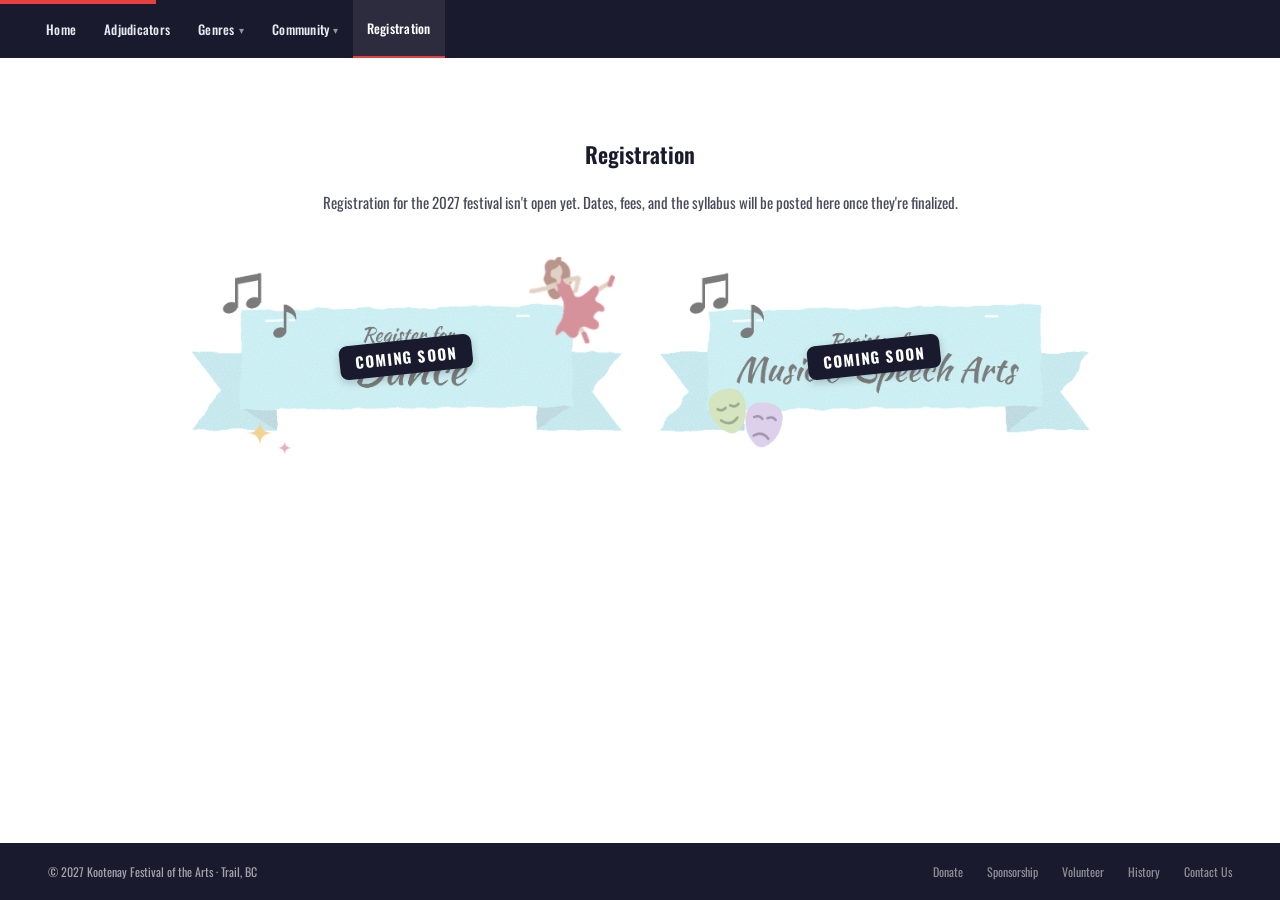
<file: pages/registration.html>
<!doctype html>
<html lang="en">
  <head>
    <meta charset="UTF-8" />
    <meta name="viewport" content="width=device-width, initial-scale=1.0" />

    <title>
      Register for the 2027 Festival | Kootenay Festival of the Arts, Trail BC
    </title>
    <meta
      name="description"
      content="Register dance studios, music students, bands, choirs and performing groups for the 2027 Kootenay Festival of the Arts in Trail, BC. Dance and music &amp; speech arts entries."
    />

    <meta property="og:type" content="website" />
    <meta property="og:site_name" content="Kootenay Festival of the Arts" />
    <meta
      property="og:title"
      content="Register for the 2027 Festival | Kootenay Festival of the Arts, Trail BC"
    />
    <meta
      property="og:description"
      content="Register dance studios, music students, bands, choirs and performing groups for the 2027 Kootenay Festival of the Arts in Trail, BC. Dance and music &amp; speech arts entries."
    />
    <meta name="twitter:card" content="summary_large_image" />

    <link rel="icon" href="../public/favicon.svg" type="image/svg+xml" />
    <link rel="alternate icon" href="../public/favicon.ico" sizes="any" />
    <link rel="apple-touch-icon" href="../public/apple-touch-icon.png" />
    <meta name="theme-color" content="#1a1a2e" />

    <link rel="stylesheet" href="../styles/main.css" />
    <link rel="stylesheet" href="../styles/pages/registration.css" />
  </head>
  <body>
    <a class="skip-link" href="#main-content">Skip to main content</a>

    <div class="site">
      <nav class="nav" aria-label="Primary" id="site-nav"></nav>
      <script src="../scripts/nav.js"></script>

      <main class="main main--single" id="main-content">
        <div class="content registration">
          <h1>Registration</h1>
          <p>
            Registration for the 2027 festival isn't open yet. Dates, fees, and
            the syllabus will be posted here once they're finalized.
          </p>

          <div class="register-buttons">
            <!-- TODO: when the Dance link is ready, add href="LINK", remove aria-disabled and the is-coming-soon class -->
            <a class="register-btn is-coming-soon" aria-disabled="true" target="_blank" rel="noopener">
              <img
                src="../public/images/registration/register-dance.png"
                alt="Register for Dance (coming soon)"
                width="1077"
                height="529"
              />
            </a>

            <!-- TODO: when the Music & Speech Arts link is ready, add href="LINK", remove aria-disabled and the is-coming-soon class -->
            <a class="register-btn is-coming-soon" aria-disabled="true" target="_blank" rel="noopener">
              <img
                src="../public/images/registration/register-music-speech.png"
                alt="Register for Music &amp; Speech Arts (coming soon)"
                width="1071"
                height="529"
              />
            </a>
          </div>
        </div>
      </main>

      <footer class="footer">
        <span>© 2027 Kootenay Festival of the Arts · Trail, BC</span>
        <div class="footer-links">
          <a href="../pages/donations.html">Donate</a>
          <a href="../pages/sponsors.html">Sponsorship</a>
          <a href="../pages/volunteers.html">Volunteer</a>
          <a href="../pages/history.html">History</a>
          <a href="../pages/contact.html">Contact Us</a>
        </div>
      </footer>
    </div>
  </body>
</html>
</file>
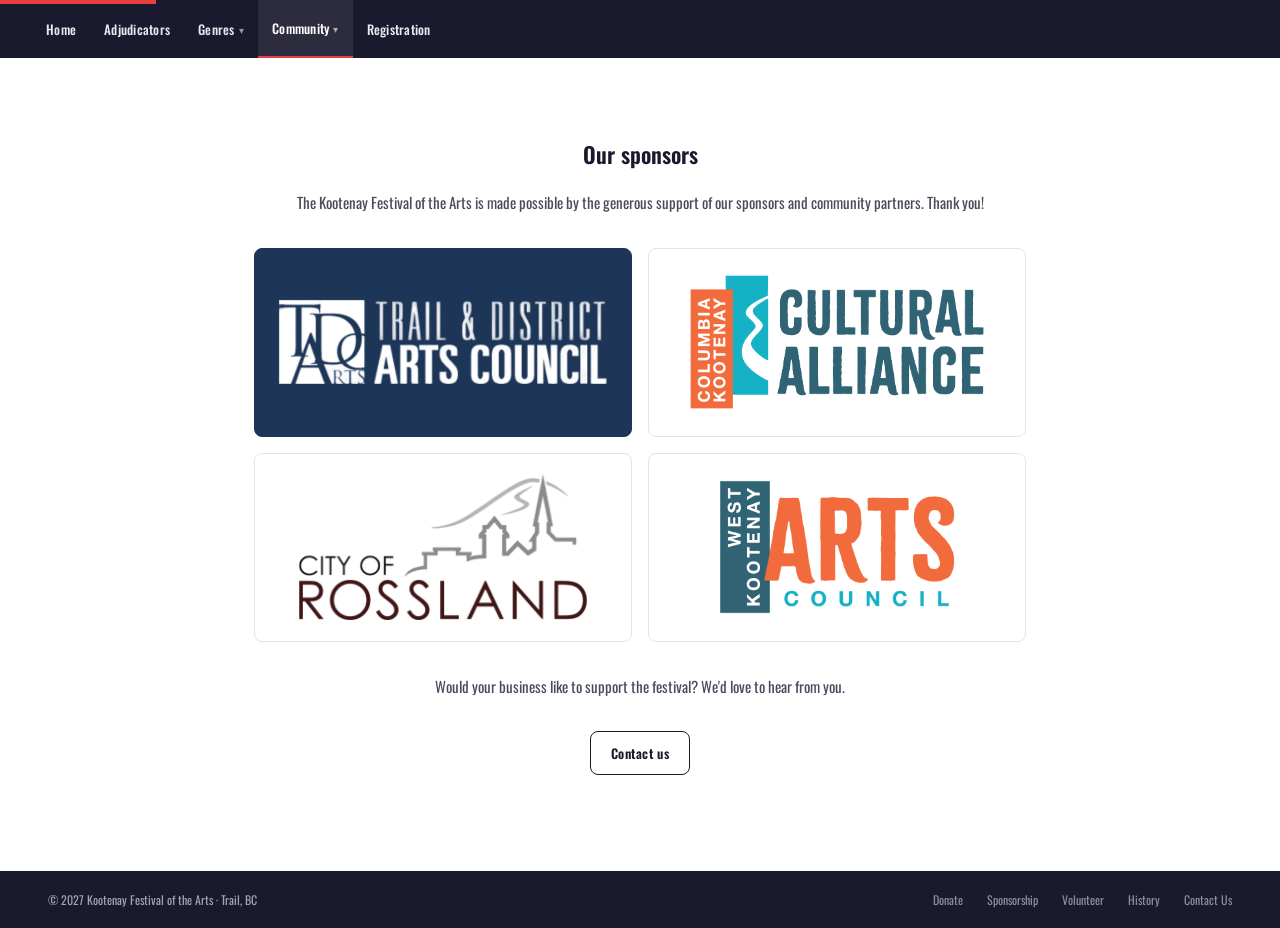
<file: pages/sponsors.html>
<!DOCTYPE html>
<html lang="en">
<head>
  <meta charset="UTF-8" />
  <meta name="viewport" content="width=device-width, initial-scale=1.0" />

  <title>Our Sponsors | Kootenay Festival of the Arts</title>
  <meta name="description" content="Thank you to the Trail &amp; District Arts Council, Columbia Kootenay Cultural Alliance, City of Rossland and West Kootenay Arts Council for supporting the Kootenay Festival of the Arts." />

  <meta property="og:type" content="website" />
  <meta property="og:site_name" content="Kootenay Festival of the Arts" />
  <meta property="og:title" content="Our Sponsors | Kootenay Festival of the Arts" />
  <meta property="og:description" content="Thank you to the Trail &amp; District Arts Council, Columbia Kootenay Cultural Alliance, City of Rossland and West Kootenay Arts Council for supporting the Kootenay Festival of the Arts." />
  <meta name="twitter:card" content="summary_large_image" />

  <link rel="icon" href="../public/favicon.svg" type="image/svg+xml" />
  <link rel="alternate icon" href="../public/favicon.ico" sizes="any" />
  <link rel="apple-touch-icon" href="../public/apple-touch-icon.png" />
  <meta name="theme-color" content="#1a1a2e" />

  <link rel="stylesheet" href="../styles/main.css" />
  <link rel="stylesheet" href="../styles/pages/sponsors.css" />
</head>
<body>
  <a class="skip-link" href="#main-content">Skip to main content</a>

  <div class="site">
    <nav class="nav" aria-label="Primary" id="site-nav"></nav>
    <script src="../scripts/nav.js"></script>

    <main class="main main--single" id="main-content">
      <div class="content sponsors">
        <h1>Our sponsors</h1>
        <p>
          The Kootenay Festival of the Arts is made possible by the generous support of our sponsors and community partners. Thank you!
        </p>
        <ul class="sponsor-grid">
          <li class="sponsor-box--dark">
            <img src="../public/images/sponsors/trail-arts-council-white.png" alt="Trail &amp; District Arts Council" />
          </li>
          <li>
            <img src="../public/images/sponsors/columbia-kootenay-cultural-alliance.png" alt="Columbia Kootenay Cultural Alliance" />
          </li>
          <li>
            <img src="../public/images/sponsors/city-of-rossland.png" alt="City of Rossland" />
          </li>
          <li>
            <img src="../public/images/sponsors/west-kootenay-arts-council.png" alt="West Kootenay Arts Council" />
          </li>
        </ul>
        <p>
          Would your business like to support the festival? We'd love to hear from you.
        </p>
        <a class="btn btn-outline" href="../pages/contact.html">Contact us</a>
      </div>
    </main>

    <footer class="footer">
      <span>© 2027 Kootenay Festival of the Arts · Trail, BC</span>
      <div class="footer-links">
        <a href="../pages/donations.html">Donate</a>
        <a href="../pages/sponsors.html">Sponsorship</a>
        <a href="../pages/volunteers.html">Volunteer</a>
        <a href="../pages/history.html">History</a>
        <a href="../pages/contact.html">Contact Us</a>
      </div>
    </footer>
  </div>
</body>
</html>
</file>
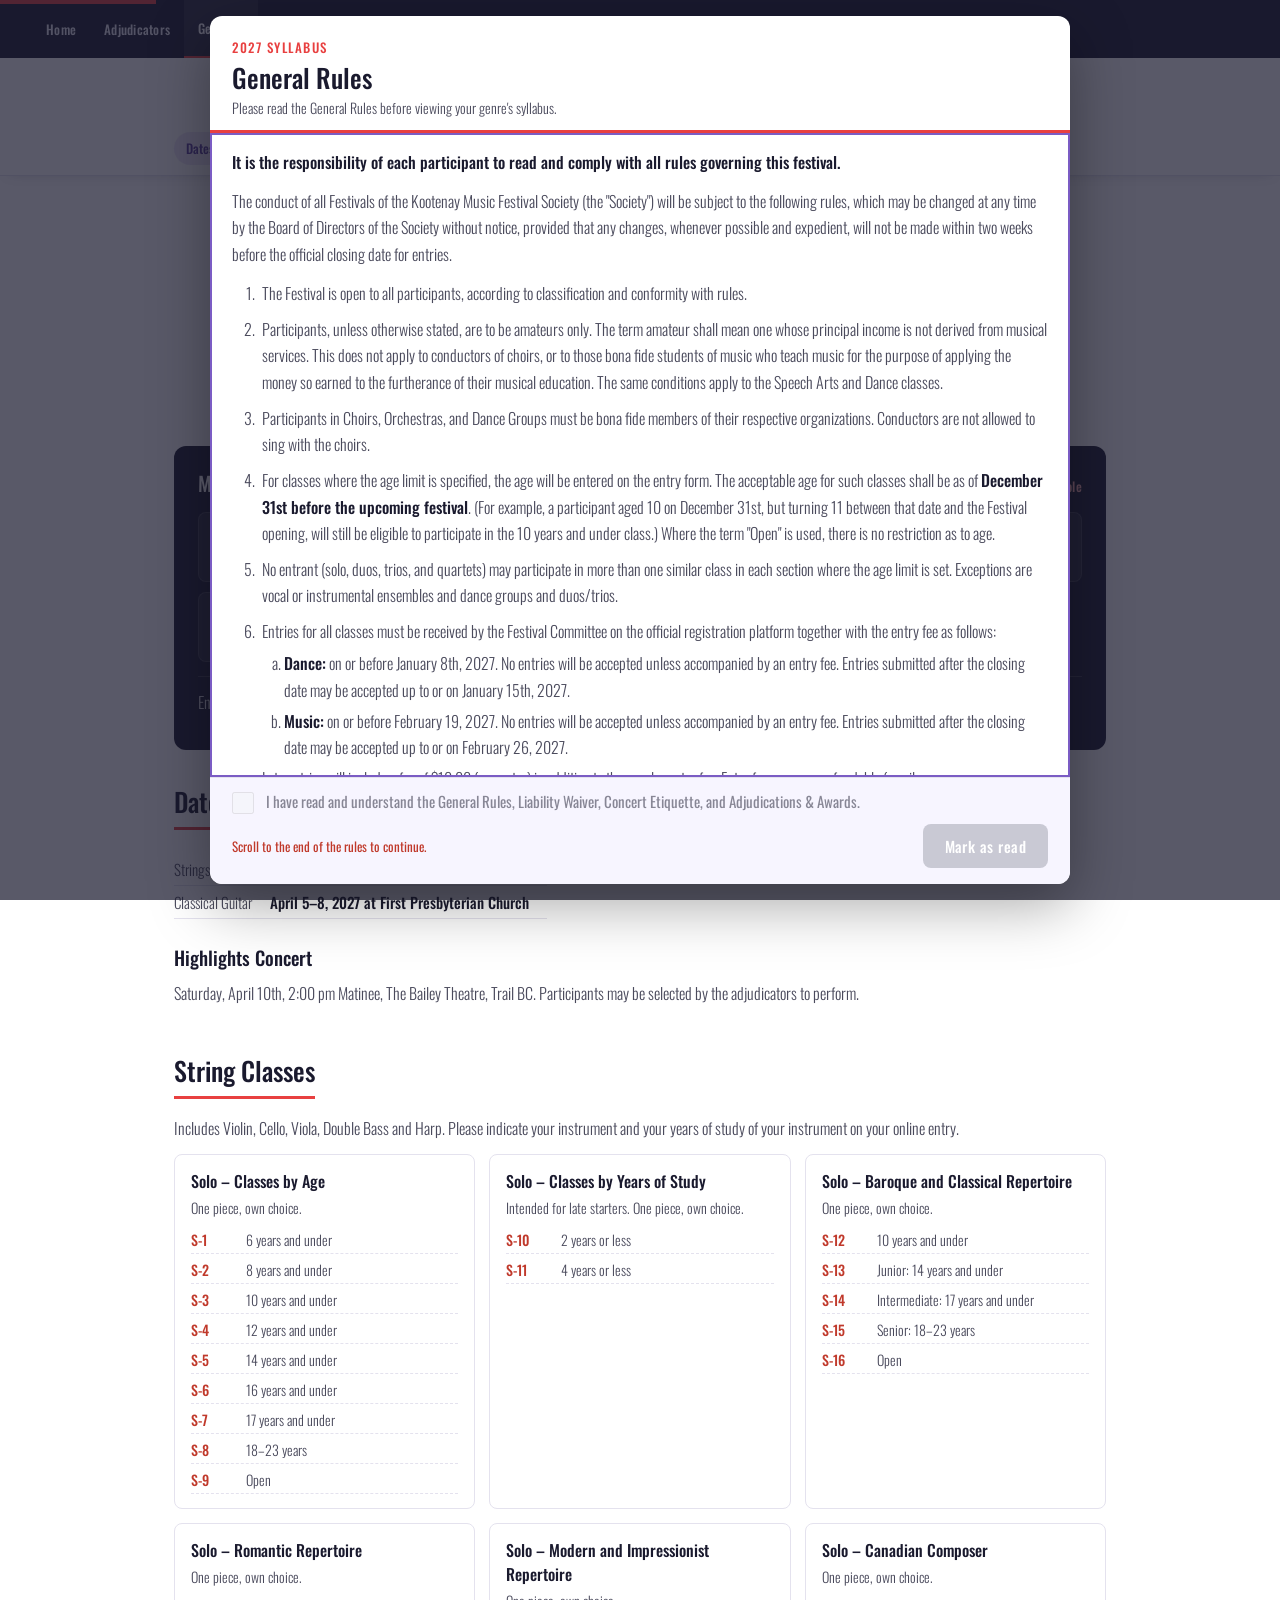
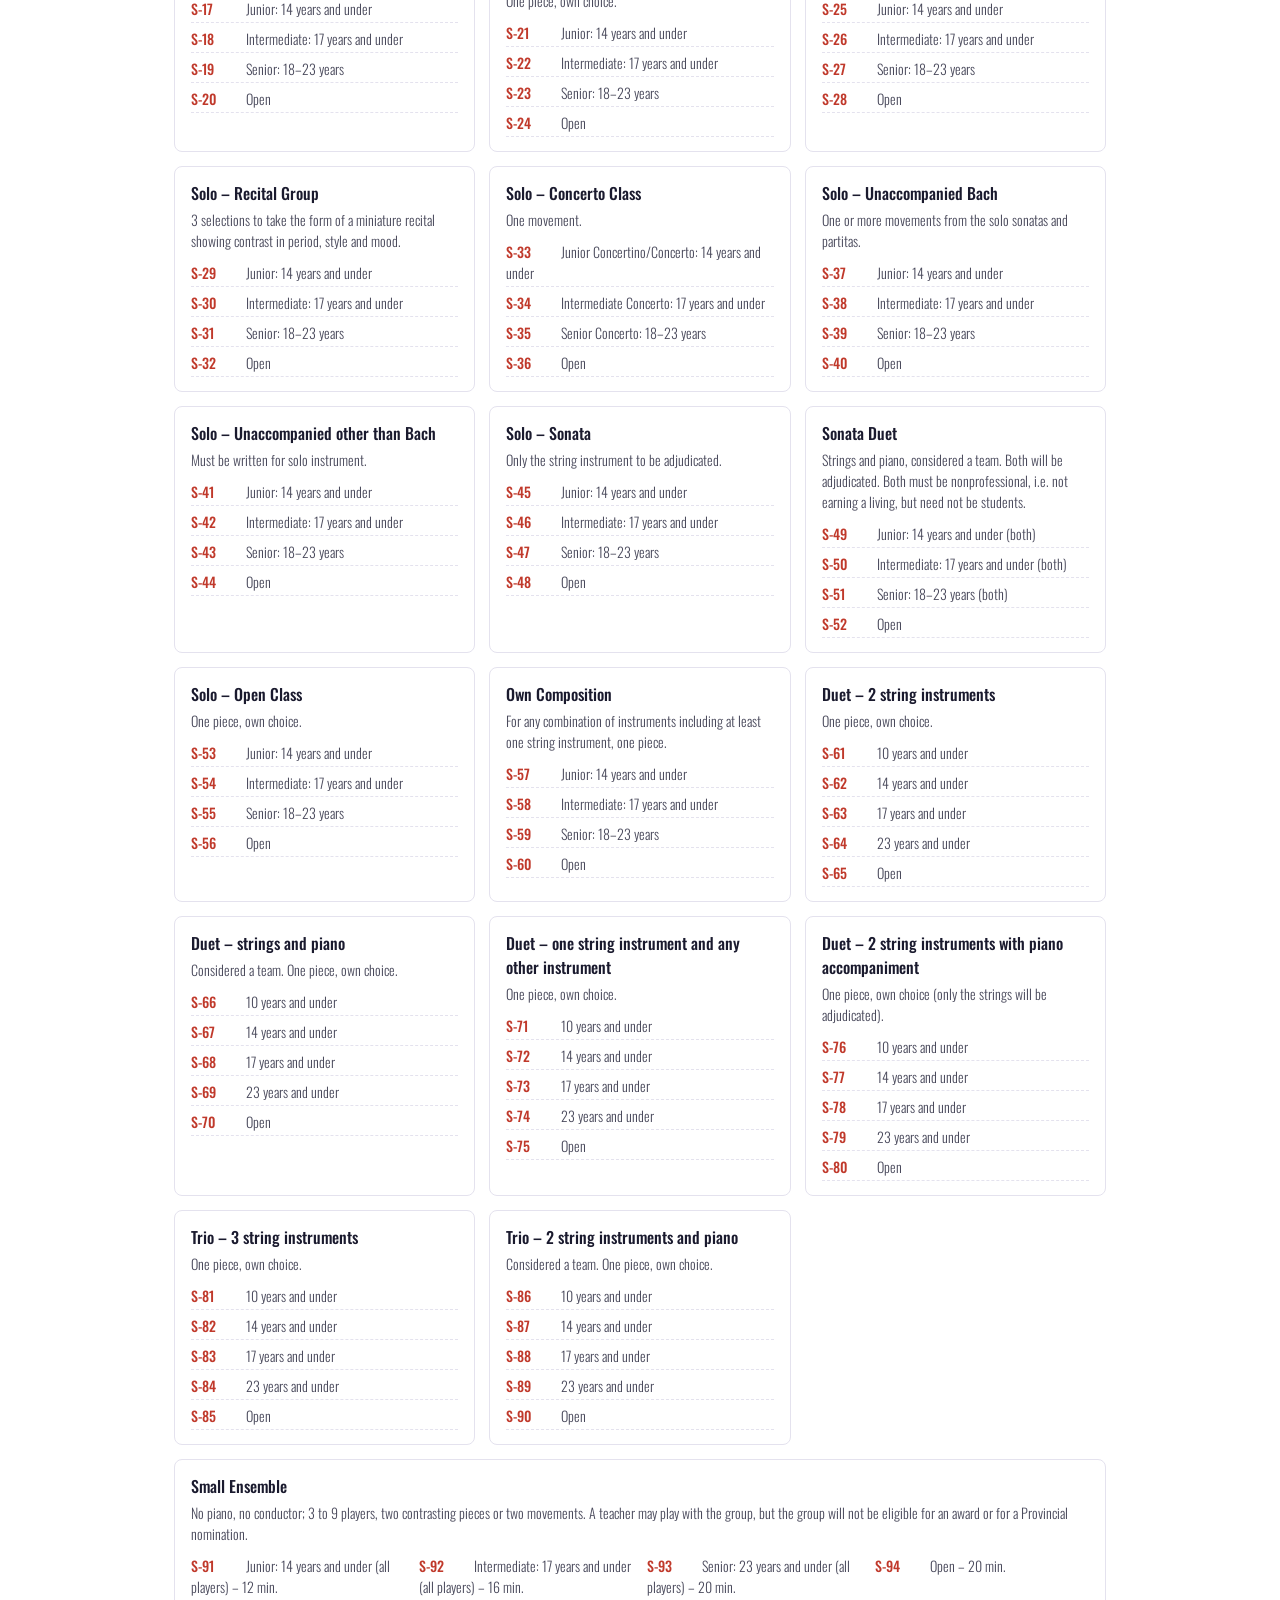
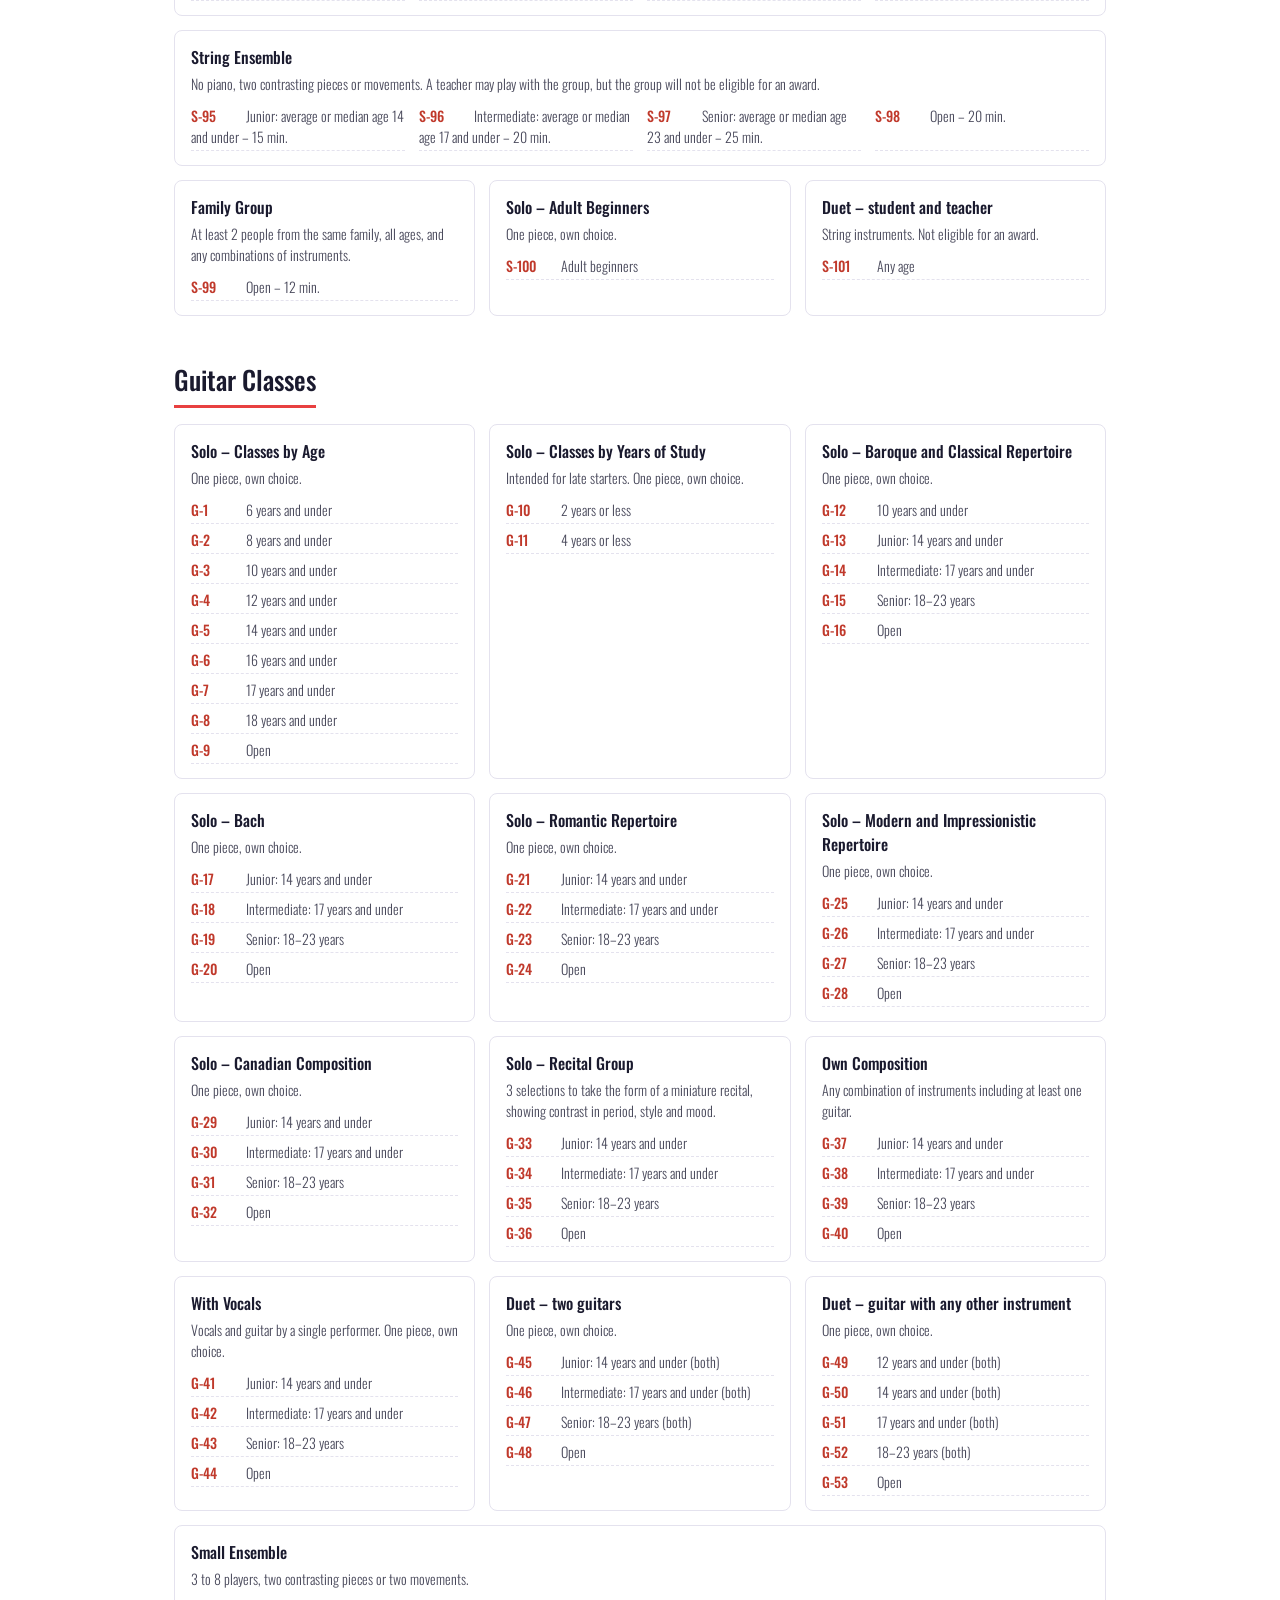
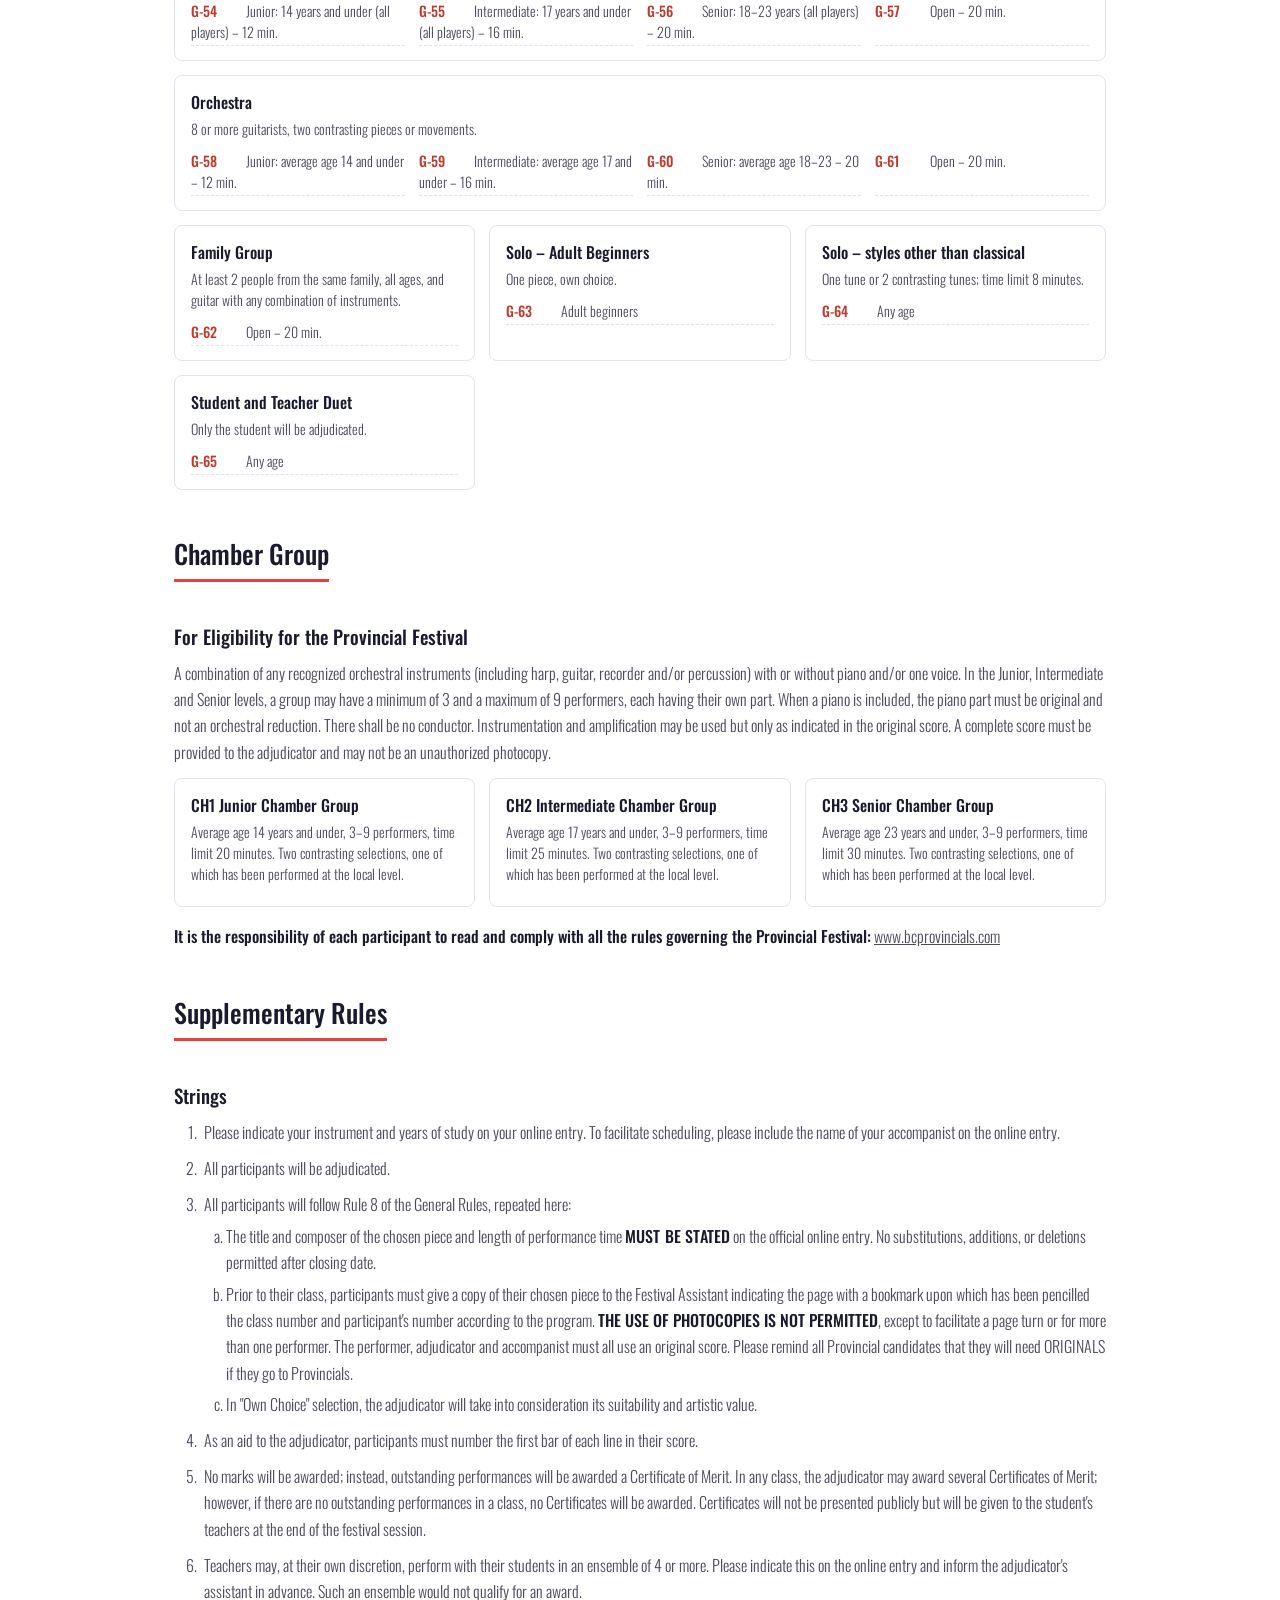
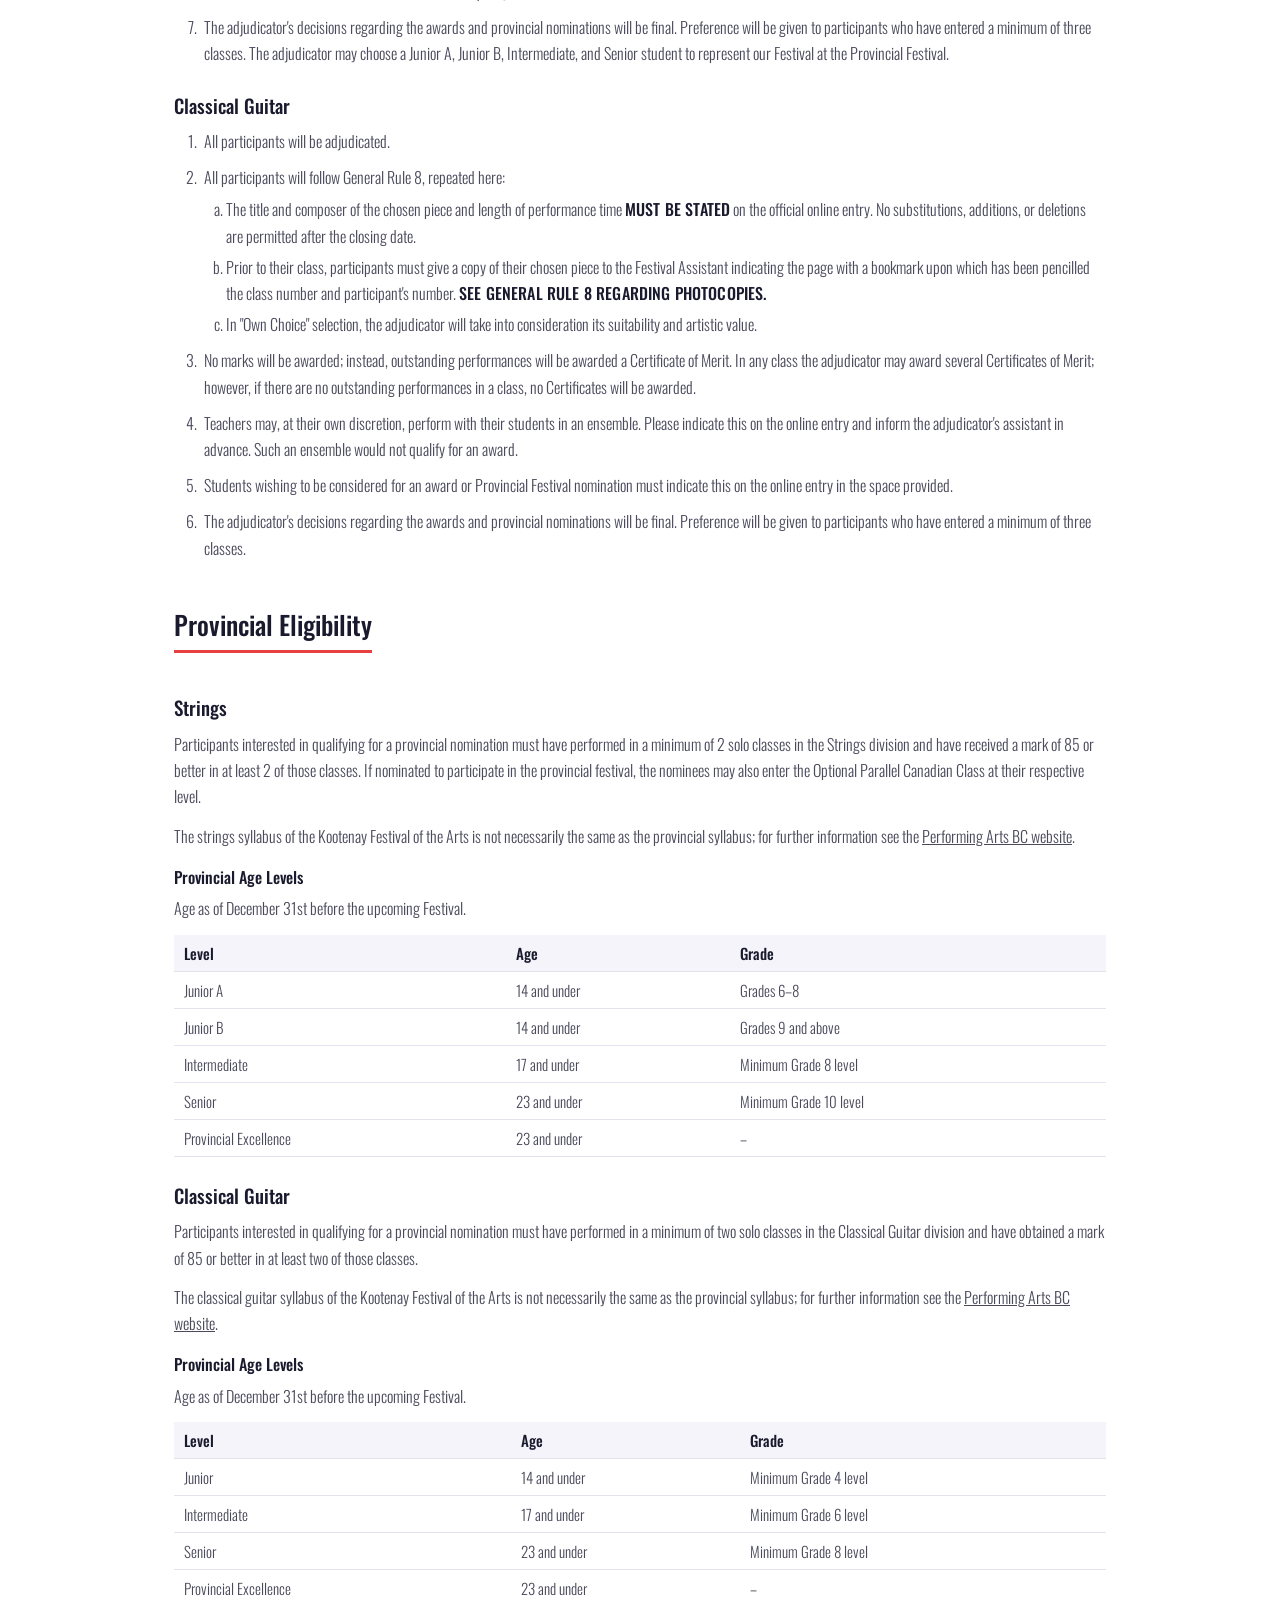
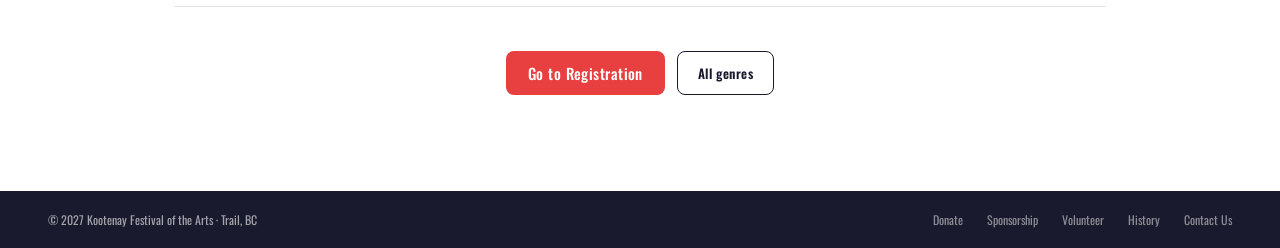
<file: pages/strings.html>
<!doctype html>
<html lang="en">
  <head>
    <meta charset="UTF-8" />
    <meta name="viewport" content="width=device-width, initial-scale=1.0" />

    <title>Strings &amp; Classical Guitar Syllabus 2027 | Kootenay Festival of the Arts</title>
    <meta
      name="description"
      content="2027 Strings and Classical Guitar syllabus for the Kootenay Festival of the Arts, Trail BC: fees, deadlines, rules and all string, guitar and chamber group classes."
    />

    <meta property="og:type" content="website" />
    <meta property="og:site_name" content="Kootenay Festival of the Arts" />
    <meta property="og:title" content="Strings &amp; Classical Guitar Syllabus 2027 | Kootenay Festival of the Arts" />
    <meta
      property="og:description"
      content="Fees, deadlines, rules and classes for 2027 strings and classical guitar entries in Trail, BC."
    />
    <meta name="twitter:card" content="summary_large_image" />

    <link rel="icon" href="../public/favicon.svg" type="image/svg+xml" />
    <link rel="alternate icon" href="../public/favicon.ico" sizes="any" />
    <link rel="apple-touch-icon" href="../public/apple-touch-icon.png" />
    <meta name="theme-color" content="#1a1a2e" />

    <link rel="stylesheet" href="../styles/main.css" />
    <link rel="stylesheet" href="../styles/pages/syllabus.css" />
  </head>
  <body data-require-rules="strings">
    <a class="skip-link" href="#main-content">Skip to main content</a>

    <div class="site">
      <nav class="nav" aria-label="Primary" id="site-nav"></nav>
      <script src="../scripts/nav.js"></script>

      <main class="main main--single" id="main-content">
        <div class="syl">
          <ul class="toc" aria-label="On this page">
            <li><a href="#dates">Dates &amp; venues</a></li>
            <li><a href="#fees-title">Fees</a></li>
            <li><a href="#strings">String classes</a></li>
            <li><a href="#guitar">Guitar classes</a></li>
            <li><a href="#chamber">Chamber group</a></li>
            <li><a href="#rules">Supplementary rules</a></li>
            <li><a href="#provincial">Provincial eligibility</a></li>
          </ul>

          <header class="syl-hero">
            <span class="syl-eyebrow">2027 Syllabus</span>
            <h1>Strings &amp; Classical Guitar</h1>
            <p>April 5–8, 2027 at First Presbyterian Church, Trail.</p>
            <div class="syl-meta">
              <span>Coordinator: TBD</span>
              <a href="mailto:stringstrail@kootenayfestivalofthearts.ca">stringstrail@kootenayfestivalofthearts.ca</a>
            </div>
          </header>
          <div class="rules-bar">
            <span>These rules apply in addition to the General Rules.</span>
            <button type="button" class="rules-btn" data-open-rules data-rules-status>Read the General Rules</button>
          </div>

          <section class="fees" aria-labelledby="fees-title">
            <div class="fees-head">
              <h2 id="fees-title">Music Fees</h2>
              <span>Registration fees are non-refundable</span>
            </div>
            <dl class="fee-grid">
              <div><dt>Solo class</dt><dd>$20.00</dd></div>
              <div><dt>Concert Group class</dt><dd>$12.00 <small>/ music piece</small></dd></div>
              <div><dt>Duet / Trio / Ensemble / Group</dt><dd>$10.00 <small>/ person, max $50.00</small></dd></div>
              <div><dt>School Groups</dt><dd>$50.00</dd></div>
              <div><dt>Workshop classes</dt><dd>TBD</dd></div>
            </dl>
            <p class="deadline">
              Entry deadline: <strong>February 19, 2027</strong>. Late entries
              may be accepted until <strong>February 26, 2027</strong> with a
              <strong>$10.00 late fee per entry</strong> on top of the regular
              entry fee.
            </p>
          </section>

          <div id="syllabus-intro"></div>
          <section class="syl-section" id="strings">
            <h2>String Classes</h2>
            <p>
              Includes Violin, Cello, Viola, Double Bass and Harp. Please
              indicate your instrument and your years of study of your
              instrument on your online entry.
            </p>
            <div class="class-groups">
              <article class="cg">
                <h4>Solo – Classes by Age</h4>
                <p class="cg-note">One piece, own choice.</p>
                <ul class="cl">
                  <li><b>S-1</b> 6 years and under</li>
                  <li><b>S-2</b> 8 years and under</li>
                  <li><b>S-3</b> 10 years and under</li>
                  <li><b>S-4</b> 12 years and under</li>
                  <li><b>S-5</b> 14 years and under</li>
                  <li><b>S-6</b> 16 years and under</li>
                  <li><b>S-7</b> 17 years and under</li>
                  <li><b>S-8</b> 18–23 years</li>
                  <li><b>S-9</b> Open</li>
                </ul>
              </article>
              <article class="cg">
                <h4>Solo – Classes by Years of Study</h4>
                <p class="cg-note">Intended for late starters. One piece, own choice.</p>
                <ul class="cl">
                  <li><b>S-10</b> 2 years or less</li>
                  <li><b>S-11</b> 4 years or less</li>
                </ul>
              </article>
              <article class="cg">
                <h4>Solo – Baroque and Classical Repertoire</h4>
                <p class="cg-note">One piece, own choice.</p>
                <ul class="cl">
                  <li><b>S-12</b> 10 years and under</li>
                  <li><b>S-13</b> Junior: 14 years and under</li>
                  <li><b>S-14</b> Intermediate: 17 years and under</li>
                  <li><b>S-15</b> Senior: 18–23 years</li>
                  <li><b>S-16</b> Open</li>
                </ul>
              </article>
              <article class="cg">
                <h4>Solo – Romantic Repertoire</h4>
                <p class="cg-note">One piece, own choice.</p>
                <ul class="cl">
                  <li><b>S-17</b> Junior: 14 years and under</li>
                  <li><b>S-18</b> Intermediate: 17 years and under</li>
                  <li><b>S-19</b> Senior: 18–23 years</li>
                  <li><b>S-20</b> Open</li>
                </ul>
              </article>
              <article class="cg">
                <h4>Solo – Modern and Impressionist Repertoire</h4>
                <p class="cg-note">One piece, own choice.</p>
                <ul class="cl">
                  <li><b>S-21</b> Junior: 14 years and under</li>
                  <li><b>S-22</b> Intermediate: 17 years and under</li>
                  <li><b>S-23</b> Senior: 18–23 years</li>
                  <li><b>S-24</b> Open</li>
                </ul>
              </article>
              <article class="cg">
                <h4>Solo – Canadian Composer</h4>
                <p class="cg-note">One piece, own choice.</p>
                <ul class="cl">
                  <li><b>S-25</b> Junior: 14 years and under</li>
                  <li><b>S-26</b> Intermediate: 17 years and under</li>
                  <li><b>S-27</b> Senior: 18–23 years</li>
                  <li><b>S-28</b> Open</li>
                </ul>
              </article>
              <article class="cg">
                <h4>Solo – Recital Group</h4>
                <p class="cg-note">3 selections to take the form of a miniature recital showing contrast in period, style and mood.</p>
                <ul class="cl">
                  <li><b>S-29</b> Junior: 14 years and under</li>
                  <li><b>S-30</b> Intermediate: 17 years and under</li>
                  <li><b>S-31</b> Senior: 18–23 years</li>
                  <li><b>S-32</b> Open</li>
                </ul>
              </article>
              <article class="cg">
                <h4>Solo – Concerto Class</h4>
                <p class="cg-note">One movement.</p>
                <ul class="cl">
                  <li><b>S-33</b> Junior Concertino/Concerto: 14 years and under</li>
                  <li><b>S-34</b> Intermediate Concerto: 17 years and under</li>
                  <li><b>S-35</b> Senior Concerto: 18–23 years</li>
                  <li><b>S-36</b> Open</li>
                </ul>
              </article>
              <article class="cg">
                <h4>Solo – Unaccompanied Bach</h4>
                <p class="cg-note">One or more movements from the solo sonatas and partitas.</p>
                <ul class="cl">
                  <li><b>S-37</b> Junior: 14 years and under</li>
                  <li><b>S-38</b> Intermediate: 17 years and under</li>
                  <li><b>S-39</b> Senior: 18–23 years</li>
                  <li><b>S-40</b> Open</li>
                </ul>
              </article>
              <article class="cg">
                <h4>Solo – Unaccompanied other than Bach</h4>
                <p class="cg-note">Must be written for solo instrument.</p>
                <ul class="cl">
                  <li><b>S-41</b> Junior: 14 years and under</li>
                  <li><b>S-42</b> Intermediate: 17 years and under</li>
                  <li><b>S-43</b> Senior: 18–23 years</li>
                  <li><b>S-44</b> Open</li>
                </ul>
              </article>
              <article class="cg">
                <h4>Solo – Sonata</h4>
                <p class="cg-note">Only the string instrument to be adjudicated.</p>
                <ul class="cl">
                  <li><b>S-45</b> Junior: 14 years and under</li>
                  <li><b>S-46</b> Intermediate: 17 years and under</li>
                  <li><b>S-47</b> Senior: 18–23 years</li>
                  <li><b>S-48</b> Open</li>
                </ul>
              </article>
              <article class="cg">
                <h4>Sonata Duet</h4>
                <p class="cg-note">Strings and piano, considered a team. Both will be adjudicated. Both must be nonprofessional, i.e. not earning a living, but need not be students.</p>
                <ul class="cl">
                  <li><b>S-49</b> Junior: 14 years and under (both)</li>
                  <li><b>S-50</b> Intermediate: 17 years and under (both)</li>
                  <li><b>S-51</b> Senior: 18–23 years (both)</li>
                  <li><b>S-52</b> Open</li>
                </ul>
              </article>
              <article class="cg">
                <h4>Solo – Open Class</h4>
                <p class="cg-note">One piece, own choice.</p>
                <ul class="cl">
                  <li><b>S-53</b> Junior: 14 years and under</li>
                  <li><b>S-54</b> Intermediate: 17 years and under</li>
                  <li><b>S-55</b> Senior: 18–23 years</li>
                  <li><b>S-56</b> Open</li>
                </ul>
              </article>
              <article class="cg">
                <h4>Own Composition</h4>
                <p class="cg-note">For any combination of instruments including at least one string instrument, one piece.</p>
                <ul class="cl">
                  <li><b>S-57</b> Junior: 14 years and under</li>
                  <li><b>S-58</b> Intermediate: 17 years and under</li>
                  <li><b>S-59</b> Senior: 18–23 years</li>
                  <li><b>S-60</b> Open</li>
                </ul>
              </article>
              <article class="cg">
                <h4>Duet – 2 string instruments</h4>
                <p class="cg-note">One piece, own choice.</p>
                <ul class="cl">
                  <li><b>S-61</b> 10 years and under</li>
                  <li><b>S-62</b> 14 years and under</li>
                  <li><b>S-63</b> 17 years and under</li>
                  <li><b>S-64</b> 23 years and under</li>
                  <li><b>S-65</b> Open</li>
                </ul>
              </article>
              <article class="cg">
                <h4>Duet – strings and piano</h4>
                <p class="cg-note">Considered a team. One piece, own choice.</p>
                <ul class="cl">
                  <li><b>S-66</b> 10 years and under</li>
                  <li><b>S-67</b> 14 years and under</li>
                  <li><b>S-68</b> 17 years and under</li>
                  <li><b>S-69</b> 23 years and under</li>
                  <li><b>S-70</b> Open</li>
                </ul>
              </article>
              <article class="cg">
                <h4>Duet – one string instrument and any other instrument</h4>
                <p class="cg-note">One piece, own choice.</p>
                <ul class="cl">
                  <li><b>S-71</b> 10 years and under</li>
                  <li><b>S-72</b> 14 years and under</li>
                  <li><b>S-73</b> 17 years and under</li>
                  <li><b>S-74</b> 23 years and under</li>
                  <li><b>S-75</b> Open</li>
                </ul>
              </article>
              <article class="cg">
                <h4>Duet – 2 string instruments with piano accompaniment</h4>
                <p class="cg-note">One piece, own choice (only the strings will be adjudicated).</p>
                <ul class="cl">
                  <li><b>S-76</b> 10 years and under</li>
                  <li><b>S-77</b> 14 years and under</li>
                  <li><b>S-78</b> 17 years and under</li>
                  <li><b>S-79</b> 23 years and under</li>
                  <li><b>S-80</b> Open</li>
                </ul>
              </article>
              <article class="cg">
                <h4>Trio – 3 string instruments</h4>
                <p class="cg-note">One piece, own choice.</p>
                <ul class="cl">
                  <li><b>S-81</b> 10 years and under</li>
                  <li><b>S-82</b> 14 years and under</li>
                  <li><b>S-83</b> 17 years and under</li>
                  <li><b>S-84</b> 23 years and under</li>
                  <li><b>S-85</b> Open</li>
                </ul>
              </article>
              <article class="cg">
                <h4>Trio – 2 string instruments and piano</h4>
                <p class="cg-note">Considered a team. One piece, own choice.</p>
                <ul class="cl">
                  <li><b>S-86</b> 10 years and under</li>
                  <li><b>S-87</b> 14 years and under</li>
                  <li><b>S-88</b> 17 years and under</li>
                  <li><b>S-89</b> 23 years and under</li>
                  <li><b>S-90</b> Open</li>
                </ul>
              </article>
              <article class="cg cg-wide">
                <h4>Small Ensemble</h4>
                <p class="cg-note">No piano, no conductor; 3 to 9 players, two contrasting pieces or two movements. A teacher may play with the group, but the group will not be eligible for an award or for a Provincial nomination.</p>
                <ul class="cl">
                  <li><b>S-91</b> Junior: 14 years and under (all players) – 12 min.</li>
                  <li><b>S-92</b> Intermediate: 17 years and under (all players) – 16 min.</li>
                  <li><b>S-93</b> Senior: 23 years and under (all players) – 20 min.</li>
                  <li><b>S-94</b> Open – 20 min.</li>
                </ul>
              </article>
              <article class="cg cg-wide">
                <h4>String Ensemble</h4>
                <p class="cg-note">No piano, two contrasting pieces or movements. A teacher may play with the group, but the group will not be eligible for an award.</p>
                <ul class="cl">
                  <li><b>S-95</b> Junior: average or median age 14 and under – 15 min.</li>
                  <li><b>S-96</b> Intermediate: average or median age 17 and under – 20 min.</li>
                  <li><b>S-97</b> Senior: average or median age 23 and under – 25 min.</li>
                  <li><b>S-98</b> Open – 20 min.</li>
                </ul>
              </article>
              <article class="cg">
                <h4>Family Group</h4>
                <p class="cg-note">At least 2 people from the same family, all ages, and any combinations of instruments.</p>
                <ul class="cl">
                  <li><b>S-99</b> Open – 12 min.</li>
                </ul>
              </article>
              <article class="cg">
                <h4>Solo – Adult Beginners</h4>
                <p class="cg-note">One piece, own choice.</p>
                <ul class="cl">
                  <li><b>S-100</b> Adult beginners</li>
                </ul>
              </article>
              <article class="cg">
                <h4>Duet – student and teacher</h4>
                <p class="cg-note">String instruments. Not eligible for an award.</p>
                <ul class="cl">
                  <li><b>S-101</b> Any age</li>
                </ul>
              </article>
            </div>
          </section>
          <section class="syl-section" id="guitar">
            <h2>Guitar Classes</h2>
            <div class="class-groups">
              <article class="cg">
                <h4>Solo – Classes by Age</h4>
                <p class="cg-note">One piece, own choice.</p>
                <ul class="cl">
                  <li><b>G-1</b> 6 years and under</li>
                  <li><b>G-2</b> 8 years and under</li>
                  <li><b>G-3</b> 10 years and under</li>
                  <li><b>G-4</b> 12 years and under</li>
                  <li><b>G-5</b> 14 years and under</li>
                  <li><b>G-6</b> 16 years and under</li>
                  <li><b>G-7</b> 17 years and under</li>
                  <li><b>G-8</b> 18 years and under</li>
                  <li><b>G-9</b> Open</li>
                </ul>
              </article>
              <article class="cg">
                <h4>Solo – Classes by Years of Study</h4>
                <p class="cg-note">Intended for late starters. One piece, own choice.</p>
                <ul class="cl">
                  <li><b>G-10</b> 2 years or less</li>
                  <li><b>G-11</b> 4 years or less</li>
                </ul>
              </article>
              <article class="cg">
                <h4>Solo – Baroque and Classical Repertoire</h4>
                <p class="cg-note">One piece, own choice.</p>
                <ul class="cl">
                  <li><b>G-12</b> 10 years and under</li>
                  <li><b>G-13</b> Junior: 14 years and under</li>
                  <li><b>G-14</b> Intermediate: 17 years and under</li>
                  <li><b>G-15</b> Senior: 18–23 years</li>
                  <li><b>G-16</b> Open</li>
                </ul>
              </article>
              <article class="cg">
                <h4>Solo – Bach</h4>
                <p class="cg-note">One piece, own choice.</p>
                <ul class="cl">
                  <li><b>G-17</b> Junior: 14 years and under</li>
                  <li><b>G-18</b> Intermediate: 17 years and under</li>
                  <li><b>G-19</b> Senior: 18–23 years</li>
                  <li><b>G-20</b> Open</li>
                </ul>
              </article>
              <article class="cg">
                <h4>Solo – Romantic Repertoire</h4>
                <p class="cg-note">One piece, own choice.</p>
                <ul class="cl">
                  <li><b>G-21</b> Junior: 14 years and under</li>
                  <li><b>G-22</b> Intermediate: 17 years and under</li>
                  <li><b>G-23</b> Senior: 18–23 years</li>
                  <li><b>G-24</b> Open</li>
                </ul>
              </article>
              <article class="cg">
                <h4>Solo – Modern and Impressionistic Repertoire</h4>
                <p class="cg-note">One piece, own choice.</p>
                <ul class="cl">
                  <li><b>G-25</b> Junior: 14 years and under</li>
                  <li><b>G-26</b> Intermediate: 17 years and under</li>
                  <li><b>G-27</b> Senior: 18–23 years</li>
                  <li><b>G-28</b> Open</li>
                </ul>
              </article>
              <article class="cg">
                <h4>Solo – Canadian Composition</h4>
                <p class="cg-note">One piece, own choice.</p>
                <ul class="cl">
                  <li><b>G-29</b> Junior: 14 years and under</li>
                  <li><b>G-30</b> Intermediate: 17 years and under</li>
                  <li><b>G-31</b> Senior: 18–23 years</li>
                  <li><b>G-32</b> Open</li>
                </ul>
              </article>
              <article class="cg">
                <h4>Solo – Recital Group</h4>
                <p class="cg-note">3 selections to take the form of a miniature recital, showing contrast in period, style and mood.</p>
                <ul class="cl">
                  <li><b>G-33</b> Junior: 14 years and under</li>
                  <li><b>G-34</b> Intermediate: 17 years and under</li>
                  <li><b>G-35</b> Senior: 18–23 years</li>
                  <li><b>G-36</b> Open</li>
                </ul>
              </article>
              <article class="cg">
                <h4>Own Composition</h4>
                <p class="cg-note">Any combination of instruments including at least one guitar.</p>
                <ul class="cl">
                  <li><b>G-37</b> Junior: 14 years and under</li>
                  <li><b>G-38</b> Intermediate: 17 years and under</li>
                  <li><b>G-39</b> Senior: 18–23 years</li>
                  <li><b>G-40</b> Open</li>
                </ul>
              </article>
              <article class="cg">
                <h4>With Vocals</h4>
                <p class="cg-note">Vocals and guitar by a single performer. One piece, own choice.</p>
                <ul class="cl">
                  <li><b>G-41</b> Junior: 14 years and under</li>
                  <li><b>G-42</b> Intermediate: 17 years and under</li>
                  <li><b>G-43</b> Senior: 18–23 years</li>
                  <li><b>G-44</b> Open</li>
                </ul>
              </article>
              <article class="cg">
                <h4>Duet – two guitars</h4>
                <p class="cg-note">One piece, own choice.</p>
                <ul class="cl">
                  <li><b>G-45</b> Junior: 14 years and under (both)</li>
                  <li><b>G-46</b> Intermediate: 17 years and under (both)</li>
                  <li><b>G-47</b> Senior: 18–23 years (both)</li>
                  <li><b>G-48</b> Open</li>
                </ul>
              </article>
              <article class="cg">
                <h4>Duet – guitar with any other instrument</h4>
                <p class="cg-note">One piece, own choice.</p>
                <ul class="cl">
                  <li><b>G-49</b> 12 years and under (both)</li>
                  <li><b>G-50</b> 14 years and under (both)</li>
                  <li><b>G-51</b> 17 years and under (both)</li>
                  <li><b>G-52</b> 18–23 years (both)</li>
                  <li><b>G-53</b> Open</li>
                </ul>
              </article>
              <article class="cg cg-wide">
                <h4>Small Ensemble</h4>
                <p class="cg-note">3 to 8 players, two contrasting pieces or two movements.</p>
                <ul class="cl">
                  <li><b>G-54</b> Junior: 14 years and under (all players) – 12 min.</li>
                  <li><b>G-55</b> Intermediate: 17 years and under (all players) – 16 min.</li>
                  <li><b>G-56</b> Senior: 18–23 years (all players) – 20 min.</li>
                  <li><b>G-57</b> Open – 20 min.</li>
                </ul>
              </article>
              <article class="cg cg-wide">
                <h4>Orchestra</h4>
                <p class="cg-note">8 or more guitarists, two contrasting pieces or movements.</p>
                <ul class="cl">
                  <li><b>G-58</b> Junior: average age 14 and under – 12 min.</li>
                  <li><b>G-59</b> Intermediate: average age 17 and under – 16 min.</li>
                  <li><b>G-60</b> Senior: average age 18–23 – 20 min.</li>
                  <li><b>G-61</b> Open – 20 min.</li>
                </ul>
              </article>
              <article class="cg">
                <h4>Family Group</h4>
                <p class="cg-note">At least 2 people from the same family, all ages, and guitar with any combination of instruments.</p>
                <ul class="cl">
                  <li><b>G-62</b> Open – 20 min.</li>
                </ul>
              </article>
              <article class="cg">
                <h4>Solo – Adult Beginners</h4>
                <p class="cg-note">One piece, own choice.</p>
                <ul class="cl">
                  <li><b>G-63</b> Adult beginners</li>
                </ul>
              </article>
              <article class="cg">
                <h4>Solo – styles other than classical</h4>
                <p class="cg-note">One tune or 2 contrasting tunes; time limit 8 minutes.</p>
                <ul class="cl">
                  <li><b>G-64</b> Any age</li>
                </ul>
              </article>
              <article class="cg">
                <h4>Student and Teacher Duet</h4>
                <p class="cg-note">Only the student will be adjudicated.</p>
                <ul class="cl">
                  <li><b>G-65</b> Any age</li>
                </ul>
              </article>
            </div>
          </section>
          <section class="syl-section" id="chamber">
            <h2>Chamber Group</h2>
            <h3>For Eligibility for the Provincial Festival</h3>
            <p>
              A combination of any recognized orchestral instruments (including
              harp, guitar, recorder and/or percussion) with or without piano
              and/or one voice. In the Junior, Intermediate and Senior levels, a
              group may have a minimum of 3 and a maximum of 9 performers, each
              having their own part. When a piano is included, the piano part
              must be original and not an orchestral reduction. There shall be
              no conductor. Instrumentation and amplification may be used but
              only as indicated in the original score. A complete score must be
              provided to the adjudicator and may not be an unauthorized
              photocopy.
            </p>
            <div class="class-groups">
              <article class="cg">
                <h4>CH1 Junior Chamber Group</h4>
                <p class="cg-note">Average age 14 years and under, 3–9 performers, time limit 20 minutes. Two contrasting selections, one of which has been performed at the local level.</p>
              </article>
              <article class="cg">
                <h4>CH2 Intermediate Chamber Group</h4>
                <p class="cg-note">Average age 17 years and under, 3–9 performers, time limit 25 minutes. Two contrasting selections, one of which has been performed at the local level.</p>
              </article>
              <article class="cg">
                <h4>CH3 Senior Chamber Group</h4>
                <p class="cg-note">Average age 23 years and under, 3–9 performers, time limit 30 minutes. Two contrasting selections, one of which has been performed at the local level.</p>
              </article>
            </div>
            <p style="margin-top: 1rem">
              <strong>It is the responsibility of each participant to read and
              comply with all the rules governing the Provincial Festival:</strong>
              <a href="http://www.bcprovincials.com" target="_blank" rel="noopener">www.bcprovincials.com</a>
            </p>
          </section>

          <section class="syl-section" id="rules">
            <h2>Supplementary Rules</h2>
            <h3>Strings</h3>
            <ol class="rules">
              <li>
                Please indicate your instrument and years of study on your
                online entry. To facilitate scheduling, please include the name
                of your accompanist on the online entry.
              </li>
              <li>All participants will be adjudicated.</li>
              <li>
                All participants will follow Rule 8 of the General Rules, repeated here:
                <ol>
                  <li>
                    The title and composer of the chosen piece and length of
                    performance time <span class="loud">must be stated</span> on
                    the official online entry. No substitutions, additions, or
                    deletions permitted after closing date.
                  </li>
                  <li>
                    Prior to their class, participants must give a copy of their
                    chosen piece to the Festival Assistant indicating the page
                    with a bookmark upon which has been pencilled the class
                    number and participant's number according to the program.
                    <strong>THE USE OF PHOTOCOPIES IS NOT PERMITTED</strong>,
                    except to facilitate a page turn or for more than one
                    performer. The performer, adjudicator and accompanist must
                    all use an original score. Please remind all Provincial
                    candidates that they will need ORIGINALS if they go to
                    Provincials.
                  </li>
                  <li>In "Own Choice" selection, the adjudicator will take into consideration its suitability and artistic value.</li>
                </ol>
              </li>
              <li>As an aid to the adjudicator, participants must number the first bar of each line in their score.</li>
              <li>
                No marks will be awarded; instead, outstanding performances will
                be awarded a Certificate of Merit. In any class, the adjudicator
                may award several Certificates of Merit; however, if there are
                no outstanding performances in a class, no Certificates will be
                awarded. Certificates will not be presented publicly but will be
                given to the student's teachers at the end of the festival
                session.
              </li>
              <li>
                Teachers may, at their own discretion, perform with their
                students in an ensemble of 4 or more. Please indicate this on
                the online entry and inform the adjudicator's assistant in
                advance. Such an ensemble would not qualify for an award.
              </li>
              <li>
                The adjudicator's decisions regarding the awards and provincial
                nominations will be final. Preference will be given to
                participants who have entered a minimum of three classes. The
                adjudicator may choose a Junior A, Junior B, Intermediate, and
                Senior student to represent our Festival at the Provincial
                Festival.
              </li>
            </ol>
            <h3>Classical Guitar</h3>
            <ol class="rules">
              <li>All participants will be adjudicated.</li>
              <li>
                All participants will follow General Rule 8, repeated here:
                <ol>
                  <li>
                    The title and composer of the chosen piece and length of
                    performance time <span class="loud">must be stated</span> on
                    the official online entry. No substitutions, additions, or
                    deletions are permitted after the closing date.
                  </li>
                  <li>
                    Prior to their class, participants must give a copy of their
                    chosen piece to the Festival Assistant indicating the page
                    with a bookmark upon which has been pencilled the class
                    number and participant's number. <span class="loud">See
                    General Rule 8 regarding photocopies.</span>
                  </li>
                  <li>In "Own Choice" selection, the adjudicator will take into consideration its suitability and artistic value.</li>
                </ol>
              </li>
              <li>
                No marks will be awarded; instead, outstanding performances will
                be awarded a Certificate of Merit. In any class the adjudicator
                may award several Certificates of Merit; however, if there are
                no outstanding performances in a class, no Certificates will be
                awarded.
              </li>
              <li>
                Teachers may, at their own discretion, perform with their
                students in an ensemble. Please indicate this on the online
                entry and inform the adjudicator's assistant in advance. Such an
                ensemble would not qualify for an award.
              </li>
              <li>
                Students wishing to be considered for an award or Provincial
                Festival nomination must indicate this on the online entry in
                the space provided.
              </li>
              <li>
                The adjudicator's decisions regarding the awards and provincial
                nominations will be final. Preference will be given to
                participants who have entered a minimum of three classes.
              </li>
            </ol>
          </section>

          <section class="syl-section" id="provincial">
            <h2>Provincial Eligibility</h2>
            <h3>Strings</h3>
            <p>
              Participants interested in qualifying for a provincial nomination
              must have performed in a minimum of 2 solo classes in the Strings
              division and have received a mark of 85 or better in at least 2 of
              those classes. If nominated to participate in the provincial
              festival, the nominees may also enter the Optional Parallel
              Canadian Class at their respective level.
            </p>
            <p>
              The strings syllabus of the Kootenay Festival of the Arts is not
              necessarily the same as the provincial syllabus; for further
              information see the
              <a href="http://bcprovincials.com/syllabus.aspx" target="_blank" rel="noopener">Performing Arts BC website</a>.
            </p>
            <h4>Provincial Age Levels</h4>
            <p>Age as of December 31st before the upcoming Festival.</p>
            <table class="levels">
              <thead><tr><th>Level</th><th>Age</th><th>Grade</th></tr></thead>
              <tbody>
                <tr><td>Junior A</td><td>14 and under</td><td>Grades 6–8</td></tr>
                <tr><td>Junior B</td><td>14 and under</td><td>Grades 9 and above</td></tr>
                <tr><td>Intermediate</td><td>17 and under</td><td>Minimum Grade 8 level</td></tr>
                <tr><td>Senior</td><td>23 and under</td><td>Minimum Grade 10 level</td></tr>
                <tr><td>Provincial Excellence</td><td>23 and under</td><td>–</td></tr>
              </tbody>
            </table>
            <h3>Classical Guitar</h3>
            <p>
              Participants interested in qualifying for a provincial nomination
              must have performed in a minimum of two solo classes in the
              Classical Guitar division and have obtained a mark of 85 or better
              in at least two of those classes.
            </p>
            <p>
              The classical guitar syllabus of the Kootenay Festival of the Arts
              is not necessarily the same as the provincial syllabus; for
              further information see the
              <a href="http://bcprovincials.com/syllabus.aspx" target="_blank" rel="noopener">Performing Arts BC website</a>.
            </p>
            <h4>Provincial Age Levels</h4>
            <p>Age as of December 31st before the upcoming Festival.</p>
            <table class="levels">
              <thead><tr><th>Level</th><th>Age</th><th>Grade</th></tr></thead>
              <tbody>
                <tr><td>Junior</td><td>14 and under</td><td>Minimum Grade 4 level</td></tr>
                <tr><td>Intermediate</td><td>17 and under</td><td>Minimum Grade 6 level</td></tr>
                <tr><td>Senior</td><td>23 and under</td><td>Minimum Grade 8 level</td></tr>
                <tr><td>Provincial Excellence</td><td>23 and under</td><td>–</td></tr>
              </tbody>
            </table>
          </section>

          <div class="syl-foot">
            <a class="btn-solid" href="../pages/registration.html">Go to Registration</a>
            <a class="btn btn-outline" href="../pages/genres.html#acknowledge">All genres</a>
          </div>
        </div>
      </main>

      <footer class="footer">
        <span>© 2027 Kootenay Festival of the Arts · Trail, BC</span>
        <div class="footer-links">
          <a href="../pages/donations.html">Donate</a>
          <a href="../pages/sponsors.html">Sponsorship</a>
          <a href="../pages/volunteers.html">Volunteer</a>
          <a href="../pages/history.html">History</a>
          <a href="../pages/contact.html">Contact Us</a>
        </div>
      </footer>
    </div>
    <script src="../scripts/syllabus.js"></script>
  </body>
</html>
</file>
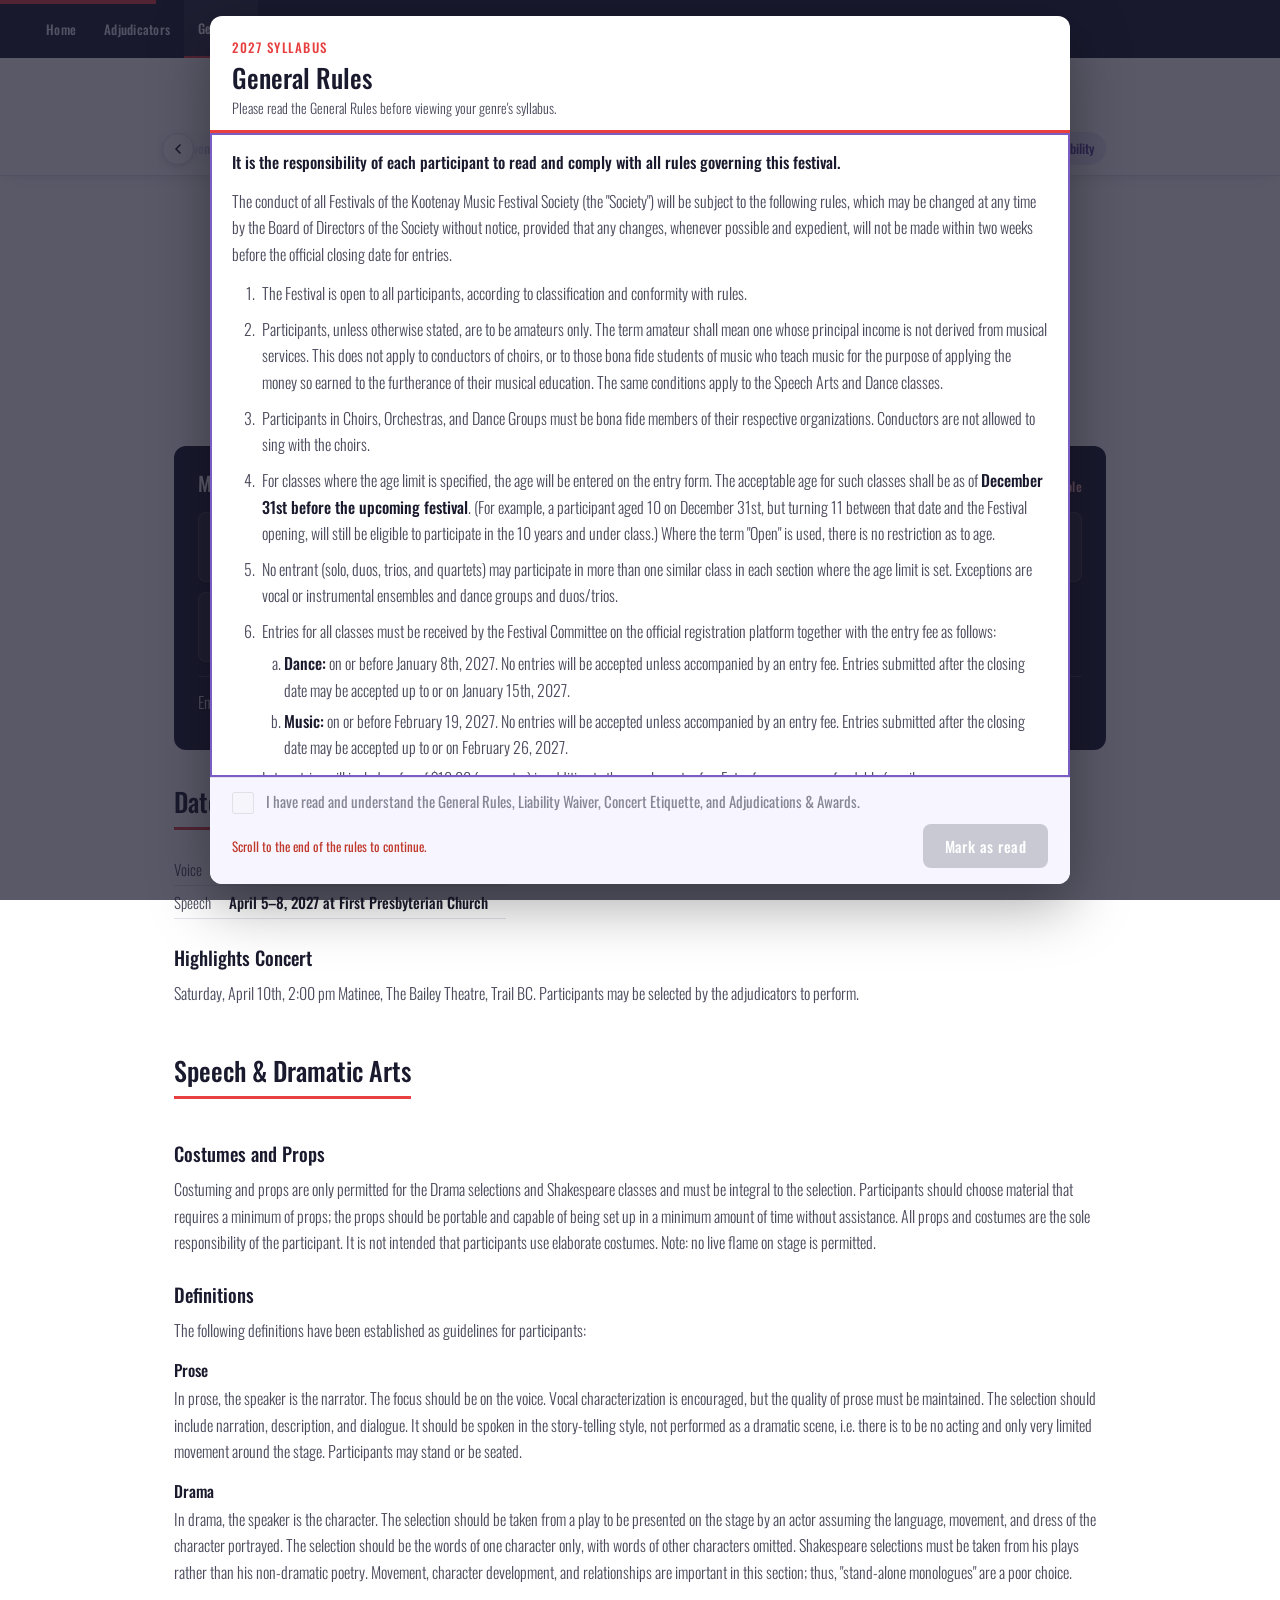
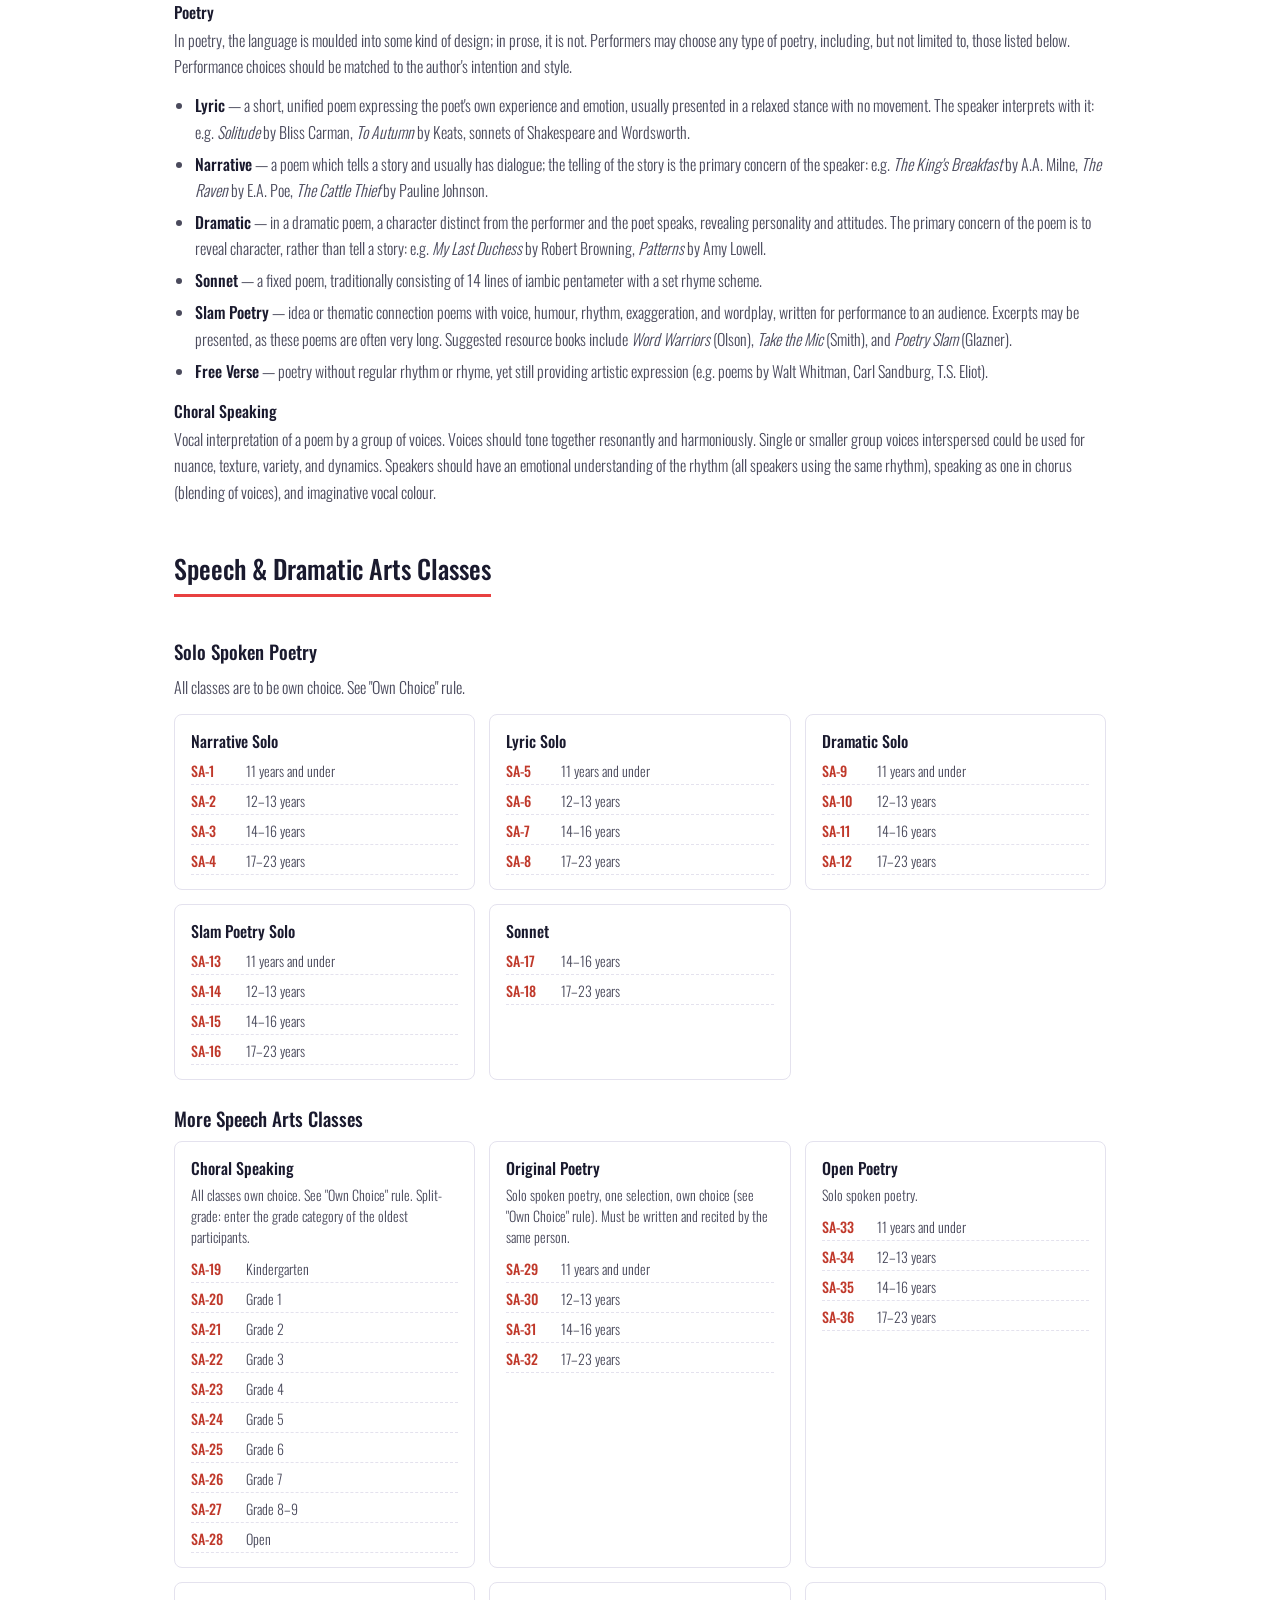
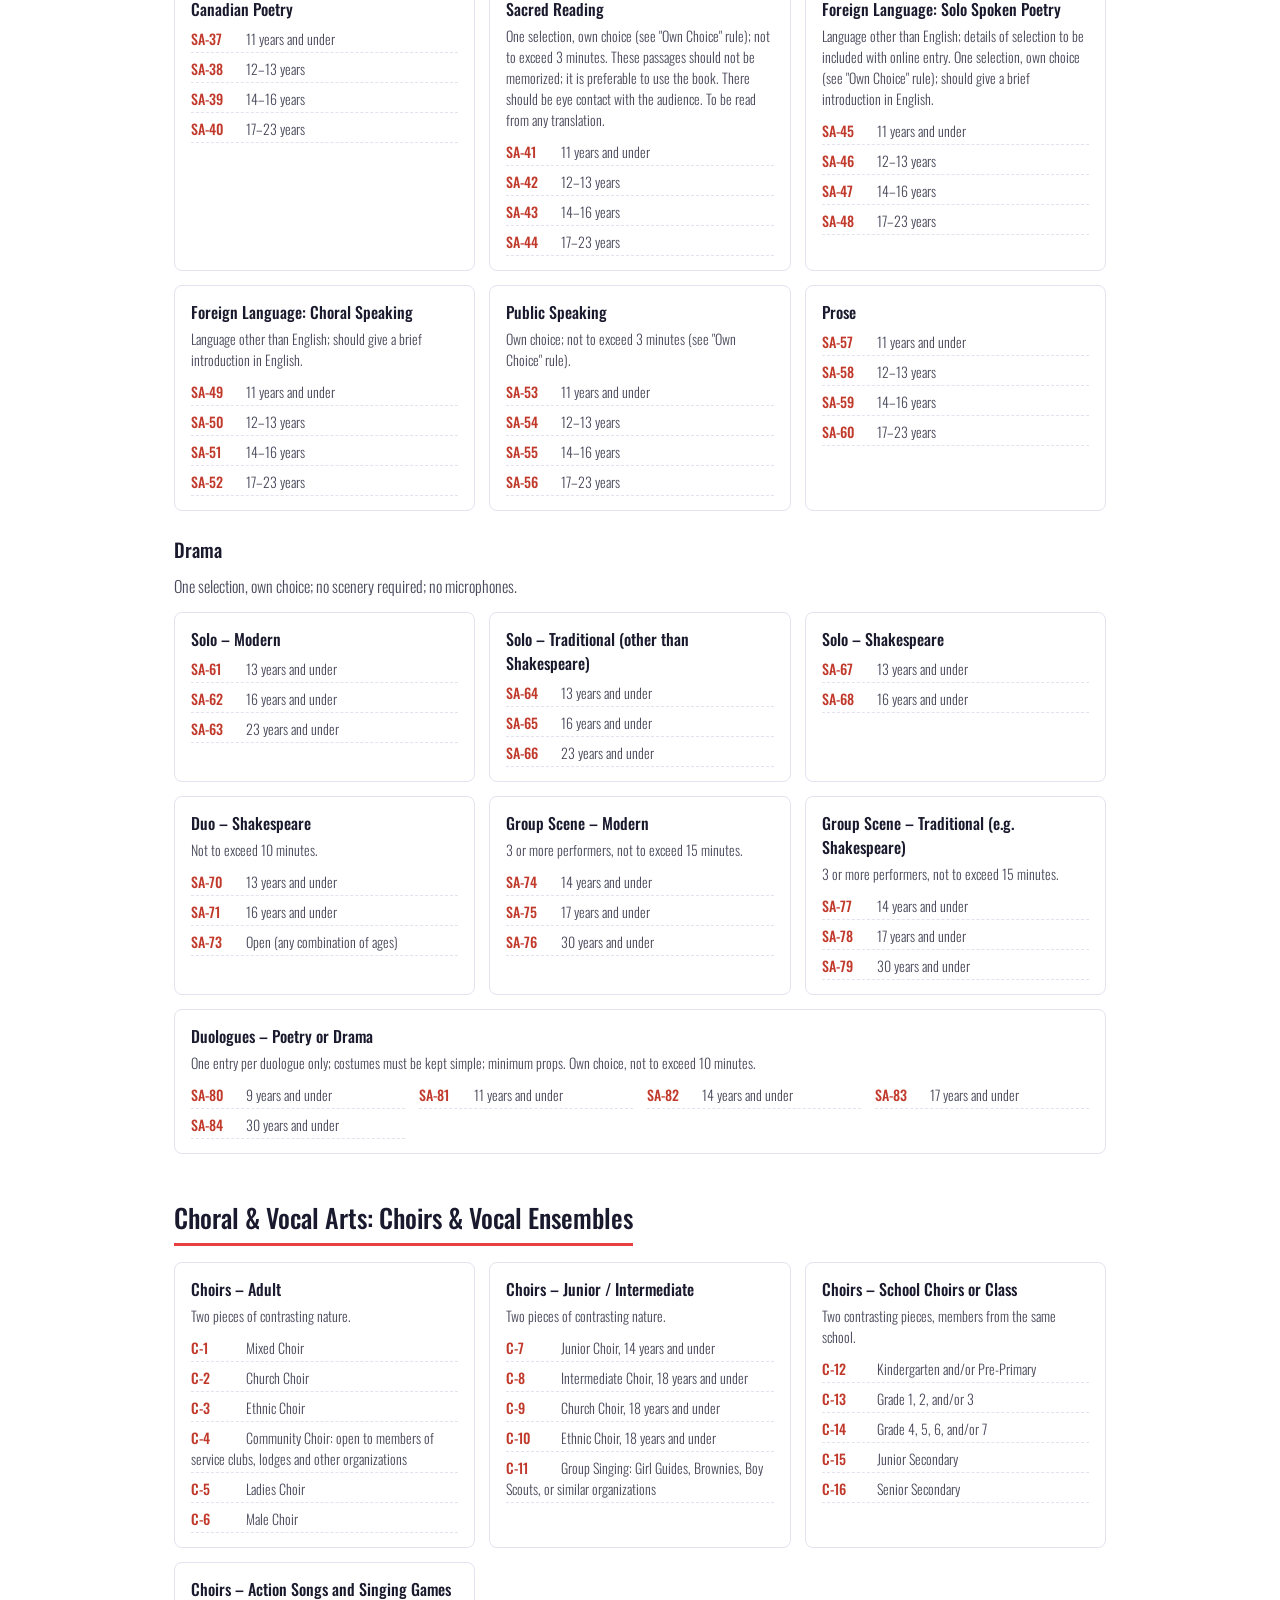
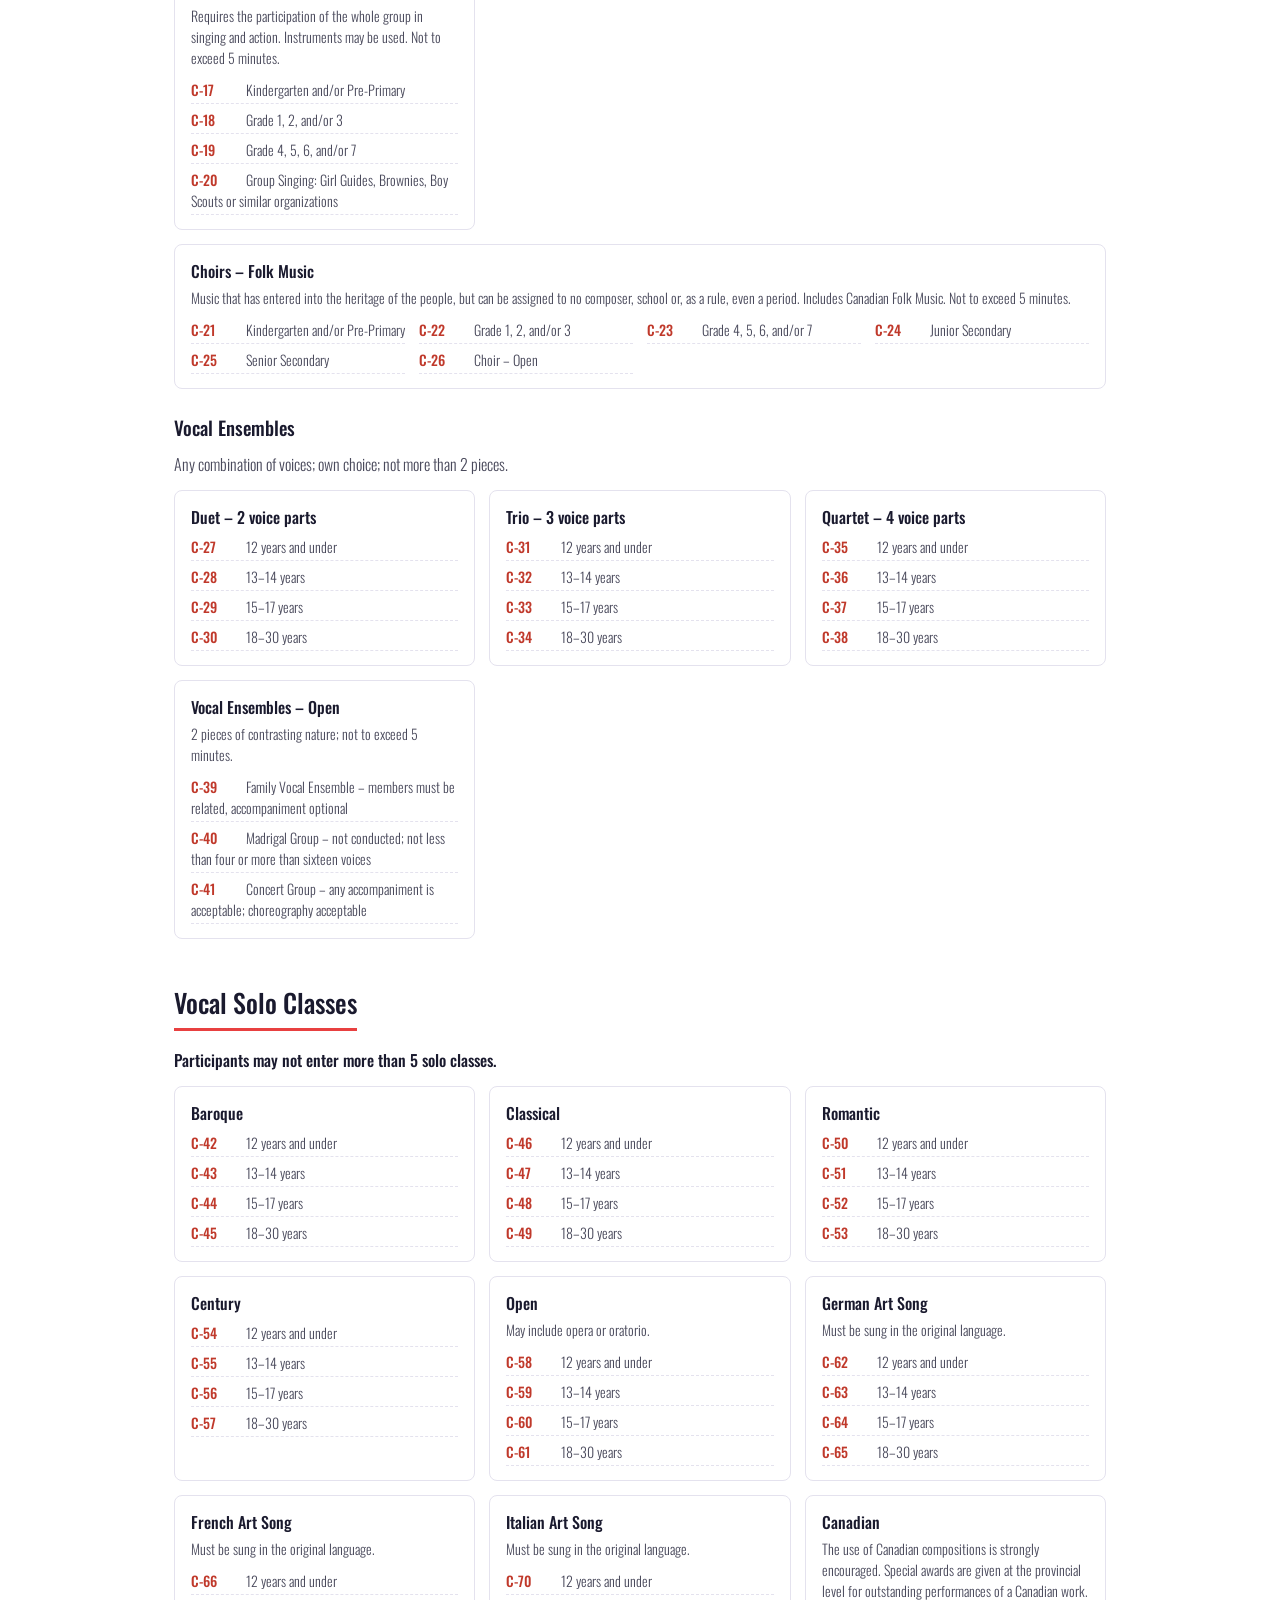
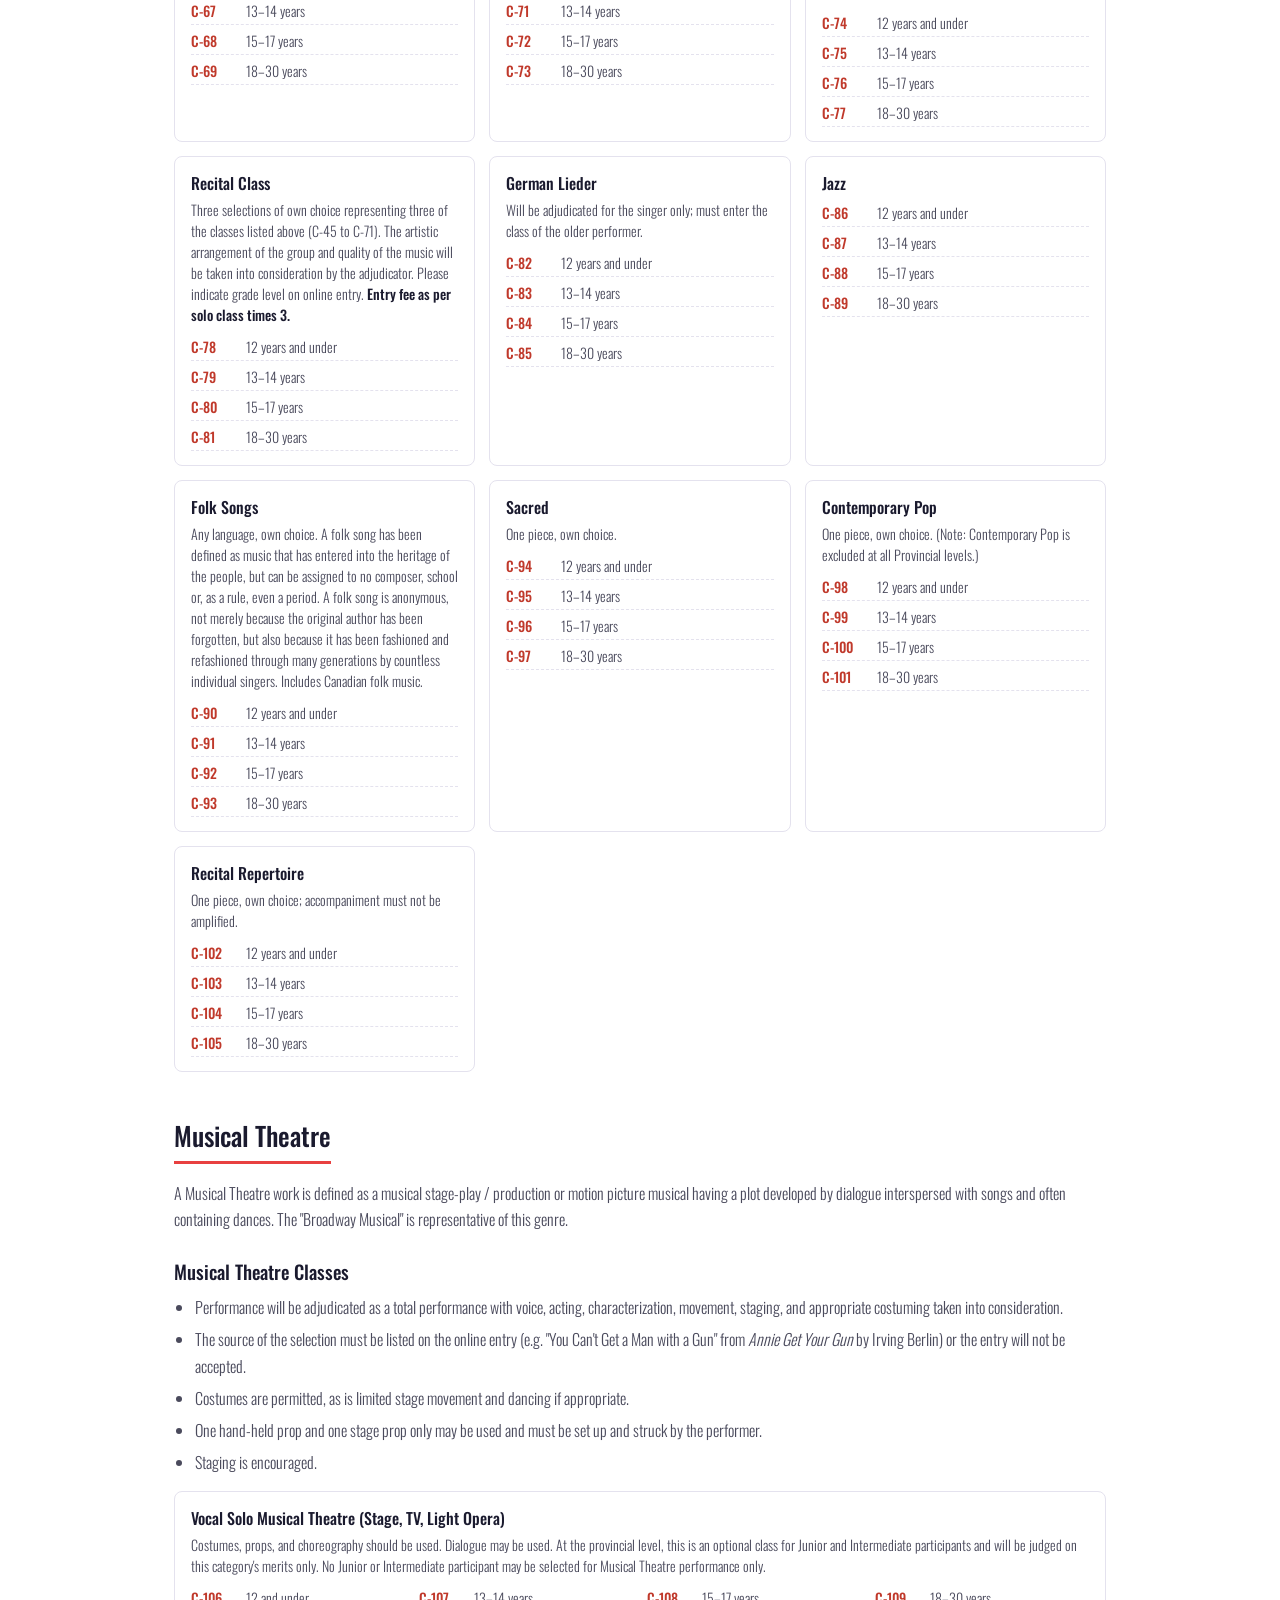
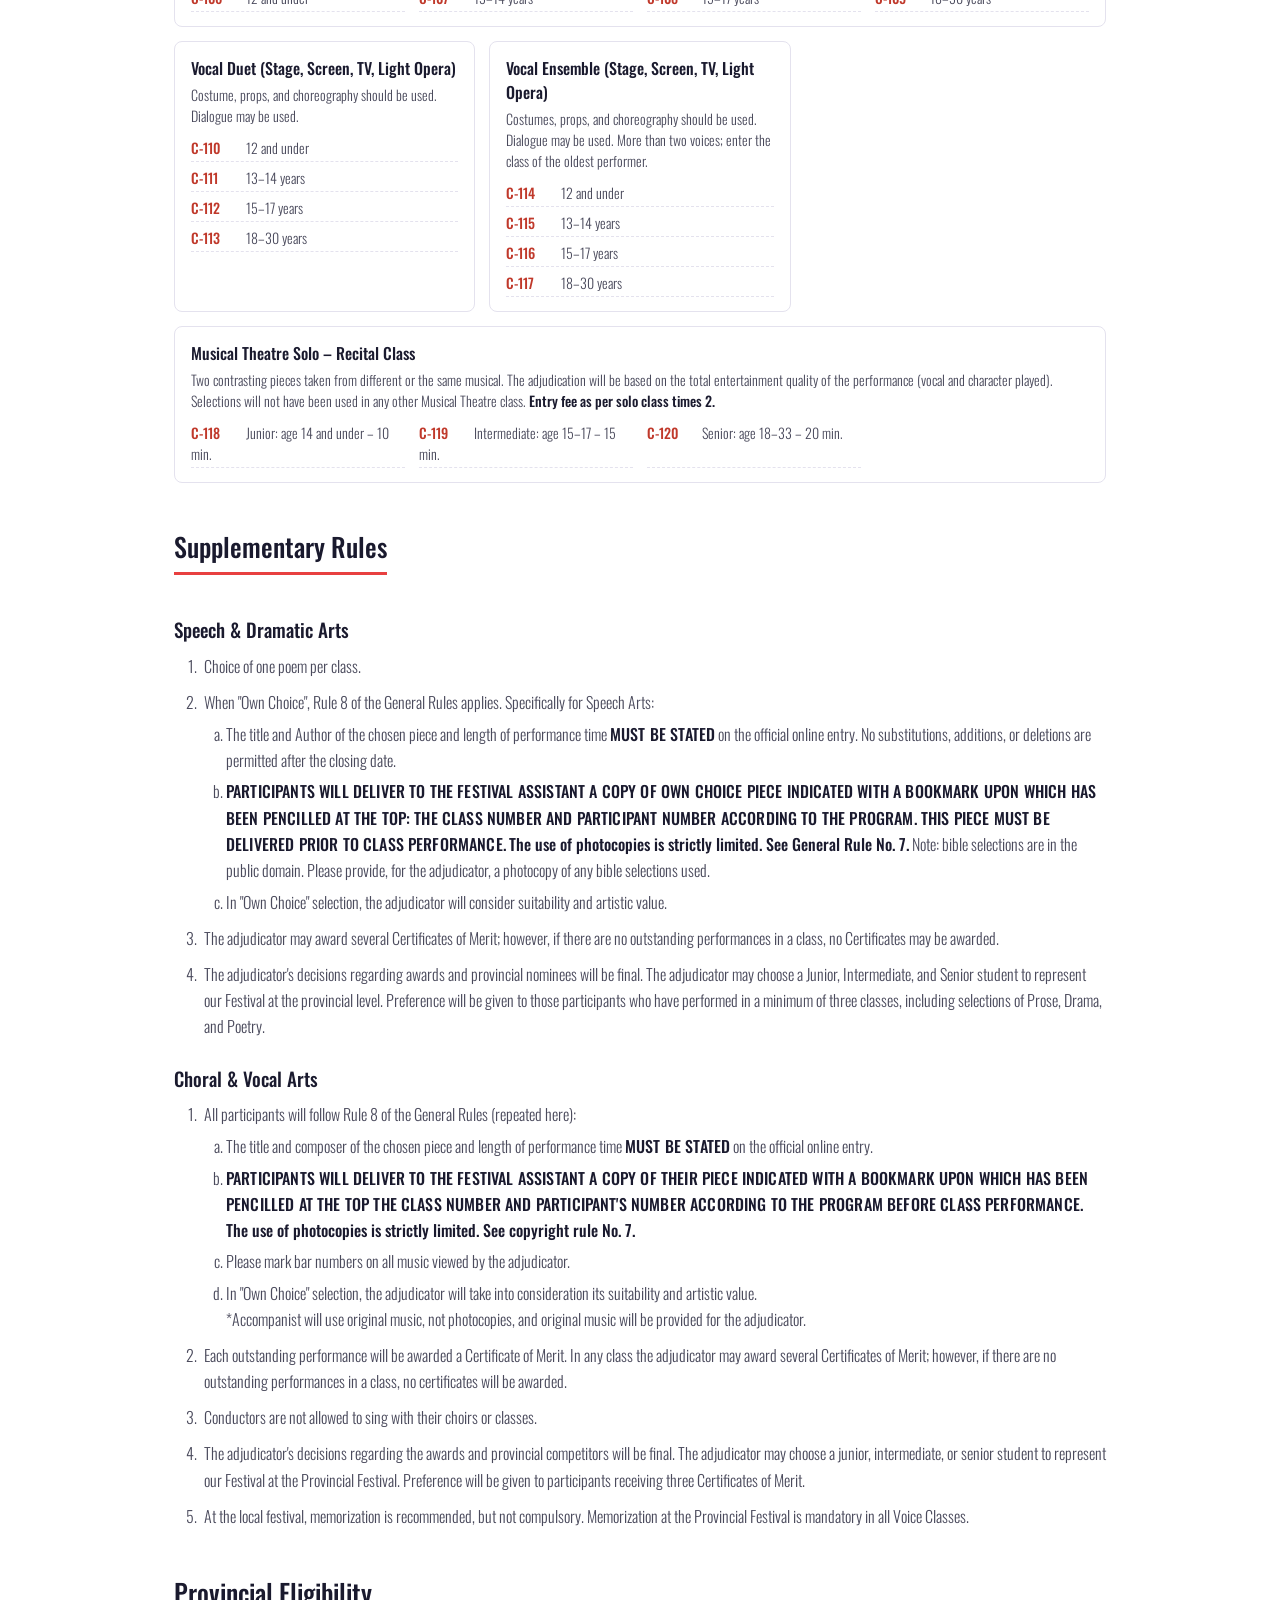
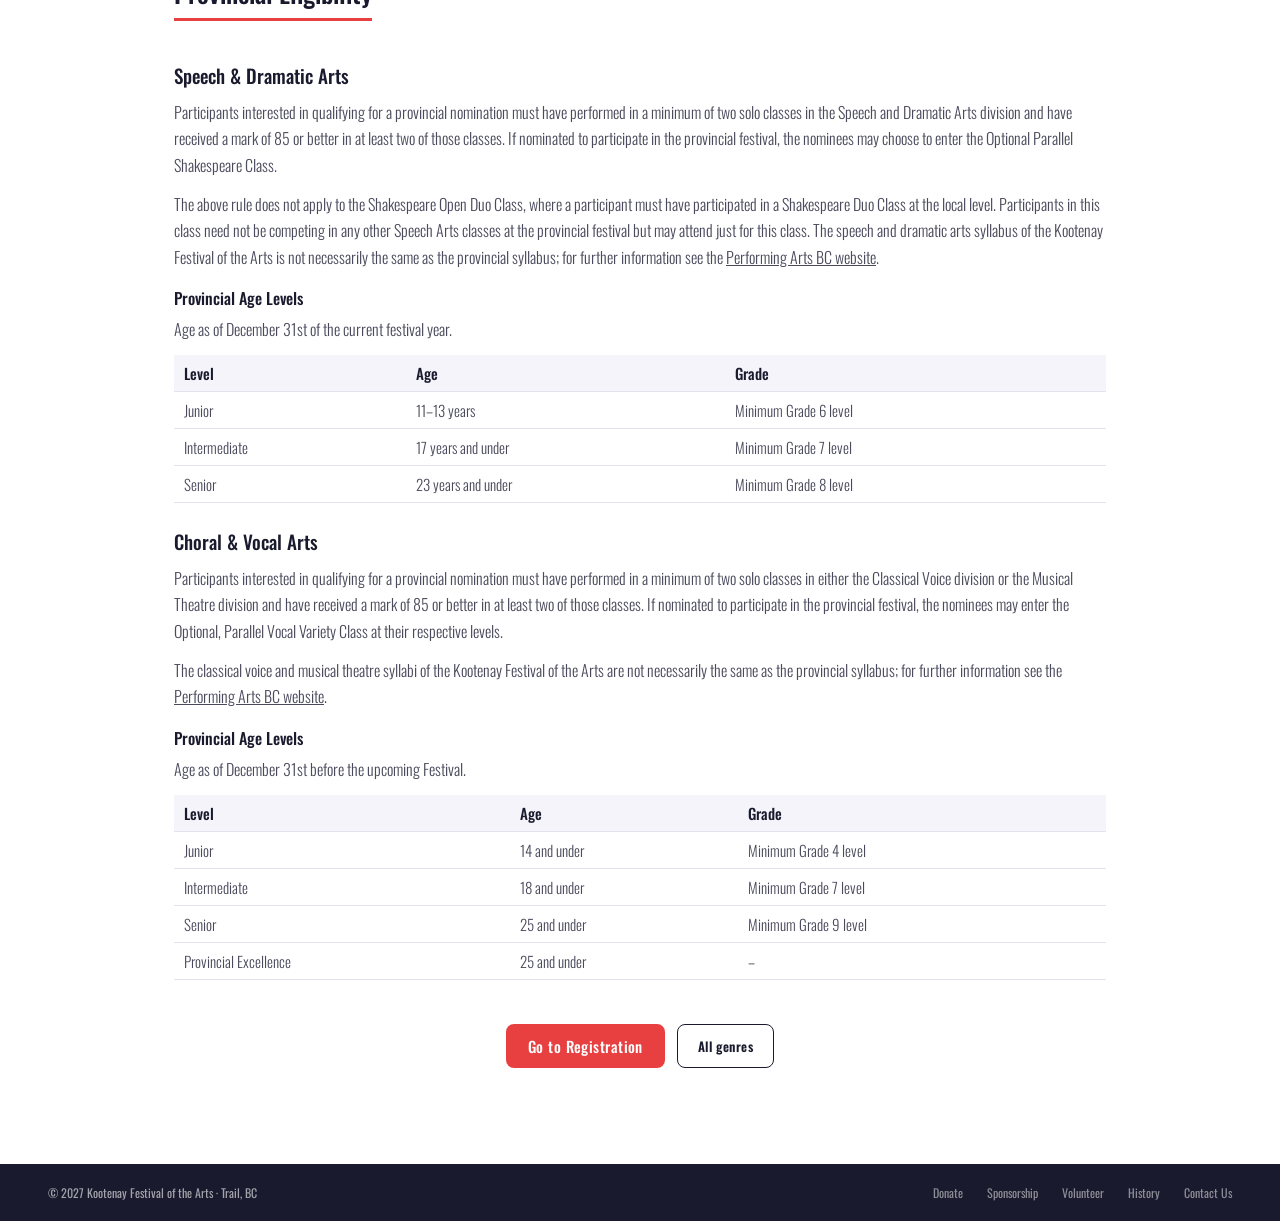
<file: pages/voice.html>
<!doctype html>
<html lang="en">
  <head>
    <meta charset="UTF-8" />
    <meta name="viewport" content="width=device-width, initial-scale=1.0" />

    <title>Voice &amp; Speech Arts Syllabus 2027 | Kootenay Festival of the Arts</title>
    <meta
      name="description"
      content="2027 Voice and Speech Arts syllabus for the Kootenay Festival of the Arts, Trail BC: fees, deadlines, rules and all speech, drama, choir, vocal solo and musical theatre classes."
    />

    <meta property="og:type" content="website" />
    <meta property="og:site_name" content="Kootenay Festival of the Arts" />
    <meta property="og:title" content="Voice &amp; Speech Arts Syllabus 2027 | Kootenay Festival of the Arts" />
    <meta
      property="og:description"
      content="Fees, deadlines, rules and classes for 2027 speech arts, choral and vocal entries in Trail, BC."
    />
    <meta name="twitter:card" content="summary_large_image" />

    <link rel="icon" href="../public/favicon.svg" type="image/svg+xml" />
    <link rel="alternate icon" href="../public/favicon.ico" sizes="any" />
    <link rel="apple-touch-icon" href="../public/apple-touch-icon.png" />
    <meta name="theme-color" content="#1a1a2e" />

    <link rel="stylesheet" href="../styles/main.css" />
    <link rel="stylesheet" href="../styles/pages/syllabus.css" />
  </head>
  <body data-require-rules="voice">
    <a class="skip-link" href="#main-content">Skip to main content</a>

    <div class="site">
      <nav class="nav" aria-label="Primary" id="site-nav"></nav>
      <script src="../scripts/nav.js"></script>

      <main class="main main--single" id="main-content">
        <div class="syl">
          <ul class="toc" aria-label="On this page">
            <li><a href="#dates">Dates &amp; venues</a></li>
            <li><a href="#fees-title">Fees</a></li>
            <li><a href="#speech">Speech &amp; drama</a></li>
            <li><a href="#speech-classes">Speech classes</a></li>
            <li><a href="#choirs">Choirs &amp; ensembles</a></li>
            <li><a href="#solos">Vocal solos</a></li>
            <li><a href="#musical-theatre">Musical theatre</a></li>
            <li><a href="#rules">Supplementary rules</a></li>
            <li><a href="#provincial">Provincial eligibility</a></li>
          </ul>

          <header class="syl-hero">
            <span class="syl-eyebrow">2027 Syllabus</span>
            <h1>Voice &amp; Speech Arts</h1>
            <p>Speech &amp; Dramatic Arts and Choral &amp; Vocal Arts. April 5–8, 2027 at First Presbyterian Church, Trail.</p>
            <div class="syl-meta">
              <span>Coordinator: Lise Read</span>
              <a href="mailto:vocalartstrail@kootenayfestivalofthearts.ca">vocalartstrail@kootenayfestivalofthearts.ca</a>
            </div>
          </header>
          <div class="rules-bar">
            <span>These rules apply in addition to the General Rules.</span>
            <button type="button" class="rules-btn" data-open-rules data-rules-status>Read the General Rules</button>
          </div>

          <section class="fees" aria-labelledby="fees-title">
            <div class="fees-head">
              <h2 id="fees-title">Music &amp; Vocal Arts Fees</h2>
              <span>Registration fees are non-refundable</span>
            </div>
            <dl class="fee-grid">
              <div><dt>Solo class</dt><dd>$20.00</dd></div>
              <div><dt>Concert Group class</dt><dd>$12.00 <small>/ music piece</small></dd></div>
              <div><dt>Duet / Trio / Ensemble / Group</dt><dd>$10.00 <small>/ person, max $50.00</small></dd></div>
              <div><dt>School Groups</dt><dd>$50.00</dd></div>
              <div><dt>Workshop classes</dt><dd>TBD</dd></div>
            </dl>
            <p class="deadline">
              Entry deadline: <strong>February 19, 2027</strong>. Late entries
              may be accepted until <strong>February 26, 2027</strong> with a
              <strong>$10.00 late fee per entry</strong> on top of the regular
              entry fee.
            </p>
          </section>

          <div id="syllabus-intro"></div>
          <section class="syl-section" id="speech">
            <h2>Speech &amp; Dramatic Arts</h2>
            <h3>Costumes and Props</h3>
            <p>
              Costuming and props are only permitted for the Drama selections
              and Shakespeare classes and must be integral to the selection.
              Participants should choose material that requires a minimum of
              props; the props should be portable and capable of being set up in
              a minimum amount of time without assistance. All props and
              costumes are the sole responsibility of the participant. It is not
              intended that participants use elaborate costumes. Note: no live
              flame on stage is permitted.
            </p>

            <h3>Definitions</h3>
            <p>The following definitions have been established as guidelines for participants:</p>
            <dl class="defs">
              <dt>Prose</dt>
              <dd>In prose, the speaker is the narrator. The focus should be on the voice. Vocal characterization is encouraged, but the quality of prose must be maintained. The selection should include narration, description, and dialogue. It should be spoken in the story-telling style, not performed as a dramatic scene, i.e. there is to be no acting and only very limited movement around the stage. Participants may stand or be seated.</dd>
              <dt>Drama</dt>
              <dd>In drama, the speaker is the character. The selection should be taken from a play to be presented on the stage by an actor assuming the language, movement, and dress of the character portrayed. The selection should be the words of one character only, with words of other characters omitted. Shakespeare selections must be taken from his plays rather than his non-dramatic poetry. Movement, character development, and relationships are important in this section; thus, "stand-alone monologues" are a poor choice.</dd>
              <dt>Poetry</dt>
              <dd>
                <p>In poetry, the language is moulded into some kind of design; in prose, it is not. Performers may choose any type of poetry, including, but not limited to, those listed below. Performance choices should be matched to the author's intention and style.</p>
                <ul class="rules-plain">
                  <li><strong>Lyric</strong> — a short, unified poem expressing the poet's own experience and emotion, usually presented in a relaxed stance with no movement. The speaker interprets with it: e.g. <em>Solitude</em> by Bliss Carman, <em>To Autumn</em> by Keats, sonnets of Shakespeare and Wordsworth.</li>
                  <li><strong>Narrative</strong> — a poem which tells a story and usually has dialogue; the telling of the story is the primary concern of the speaker: e.g. <em>The King's Breakfast</em> by A.A. Milne, <em>The Raven</em> by E.A. Poe, <em>The Cattle Thief</em> by Pauline Johnson.</li>
                  <li><strong>Dramatic</strong> — in a dramatic poem, a character distinct from the performer and the poet speaks, revealing personality and attitudes. The primary concern of the poem is to reveal character, rather than tell a story: e.g. <em>My Last Duchess</em> by Robert Browning, <em>Patterns</em> by Amy Lowell.</li>
                  <li><strong>Sonnet</strong> — a fixed poem, traditionally consisting of 14 lines of iambic pentameter with a set rhyme scheme.</li>
                  <li><strong>Slam Poetry</strong> — idea or thematic connection poems with voice, humour, rhythm, exaggeration, and wordplay, written for performance to an audience. Excerpts may be presented, as these poems are often very long. Suggested resource books include <em>Word Warriors</em> (Olson), <em>Take the Mic</em> (Smith), and <em>Poetry Slam</em> (Glazner).</li>
                  <li><strong>Free Verse</strong> — poetry without regular rhythm or rhyme, yet still providing artistic expression (e.g. poems by Walt Whitman, Carl Sandburg, T.S. Eliot).</li>
                </ul>
              </dd>
              <dt>Choral Speaking</dt>
              <dd>Vocal interpretation of a poem by a group of voices. Voices should tone together resonantly and harmoniously. Single or smaller group voices interspersed could be used for nuance, texture, variety, and dynamics. Speakers should have an emotional understanding of the rhythm (all speakers using the same rhythm), speaking as one in chorus (blending of voices), and imaginative vocal colour.</dd>
            </dl>

          </section>

          <section class="syl-section" id="speech-classes">
            <h2>Speech &amp; Dramatic Arts Classes</h2>
            <h3>Solo Spoken Poetry</h3>
            <p>All classes are to be own choice. See "Own Choice" rule.</p>
            <div class="class-groups">
              <article class="cg">
                <h4>Narrative Solo</h4>
                <ul class="cl">
                  <li><b>SA-1</b> 11 years and under</li>
                  <li><b>SA-2</b> 12–13 years</li>
                  <li><b>SA-3</b> 14–16 years</li>
                  <li><b>SA-4</b> 17–23 years</li>
                </ul>
              </article>
              <article class="cg">
                <h4>Lyric Solo</h4>
                <ul class="cl">
                  <li><b>SA-5</b> 11 years and under</li>
                  <li><b>SA-6</b> 12–13 years</li>
                  <li><b>SA-7</b> 14–16 years</li>
                  <li><b>SA-8</b> 17–23 years</li>
                </ul>
              </article>
              <article class="cg">
                <h4>Dramatic Solo</h4>
                <ul class="cl">
                  <li><b>SA-9</b> 11 years and under</li>
                  <li><b>SA-10</b> 12–13 years</li>
                  <li><b>SA-11</b> 14–16 years</li>
                  <li><b>SA-12</b> 17–23 years</li>
                </ul>
              </article>
              <article class="cg">
                <h4>Slam Poetry Solo</h4>
                <ul class="cl">
                  <li><b>SA-13</b> 11 years and under</li>
                  <li><b>SA-14</b> 12–13 years</li>
                  <li><b>SA-15</b> 14–16 years</li>
                  <li><b>SA-16</b> 17–23 years</li>
                </ul>
              </article>
              <article class="cg">
                <h4>Sonnet</h4>
                <ul class="cl">
                  <li><b>SA-17</b> 14–16 years</li>
                  <li><b>SA-18</b> 17–23 years</li>
                </ul>
              </article>
            </div>

            <h3>More Speech Arts Classes</h3>
            <div class="class-groups">
              <article class="cg">
                <h4>Choral Speaking</h4>
                <p class="cg-note">All classes own choice. See "Own Choice" rule. Split-grade: enter the grade category of the oldest participants.</p>
                <ul class="cl">
                  <li><b>SA-19</b> Kindergarten</li>
                  <li><b>SA-20</b> Grade 1</li>
                  <li><b>SA-21</b> Grade 2</li>
                  <li><b>SA-22</b> Grade 3</li>
                  <li><b>SA-23</b> Grade 4</li>
                  <li><b>SA-24</b> Grade 5</li>
                  <li><b>SA-25</b> Grade 6</li>
                  <li><b>SA-26</b> Grade 7</li>
                  <li><b>SA-27</b> Grade 8–9</li>
                  <li><b>SA-28</b> Open</li>
                </ul>
              </article>
              <article class="cg">
                <h4>Original Poetry</h4>
                <p class="cg-note">Solo spoken poetry, one selection, own choice (see "Own Choice" rule). Must be written and recited by the same person.</p>
                <ul class="cl">
                  <li><b>SA-29</b> 11 years and under</li>
                  <li><b>SA-30</b> 12–13 years</li>
                  <li><b>SA-31</b> 14–16 years</li>
                  <li><b>SA-32</b> 17–23 years</li>
                </ul>
              </article>
              <article class="cg">
                <h4>Open Poetry</h4>
                <p class="cg-note">Solo spoken poetry.</p>
                <ul class="cl">
                  <li><b>SA-33</b> 11 years and under</li>
                  <li><b>SA-34</b> 12–13 years</li>
                  <li><b>SA-35</b> 14–16 years</li>
                  <li><b>SA-36</b> 17–23 years</li>
                </ul>
              </article>
              <article class="cg">
                <h4>Canadian Poetry</h4>
                <ul class="cl">
                  <li><b>SA-37</b> 11 years and under</li>
                  <li><b>SA-38</b> 12–13 years</li>
                  <li><b>SA-39</b> 14–16 years</li>
                  <li><b>SA-40</b> 17–23 years</li>
                </ul>
              </article>
              <article class="cg">
                <h4>Sacred Reading</h4>
                <p class="cg-note">One selection, own choice (see "Own Choice" rule); not to exceed 3 minutes. These passages should not be memorized; it is preferable to use the book. There should be eye contact with the audience. To be read from any translation.</p>
                <ul class="cl">
                  <li><b>SA-41</b> 11 years and under</li>
                  <li><b>SA-42</b> 12–13 years</li>
                  <li><b>SA-43</b> 14–16 years</li>
                  <li><b>SA-44</b> 17–23 years</li>
                </ul>
              </article>
              <article class="cg">
                <h4>Foreign Language: Solo Spoken Poetry</h4>
                <p class="cg-note">Language other than English; details of selection to be included with online entry. One selection, own choice (see "Own Choice" rule); should give a brief introduction in English.</p>
                <ul class="cl">
                  <li><b>SA-45</b> 11 years and under</li>
                  <li><b>SA-46</b> 12–13 years</li>
                  <li><b>SA-47</b> 14–16 years</li>
                  <li><b>SA-48</b> 17–23 years</li>
                </ul>
              </article>
              <article class="cg">
                <h4>Foreign Language: Choral Speaking</h4>
                <p class="cg-note">Language other than English; should give a brief introduction in English.</p>
                <ul class="cl">
                  <li><b>SA-49</b> 11 years and under</li>
                  <li><b>SA-50</b> 12–13 years</li>
                  <li><b>SA-51</b> 14–16 years</li>
                  <li><b>SA-52</b> 17–23 years</li>
                </ul>
              </article>
              <article class="cg">
                <h4>Public Speaking</h4>
                <p class="cg-note">Own choice; not to exceed 3 minutes (see "Own Choice" rule).</p>
                <ul class="cl">
                  <li><b>SA-53</b> 11 years and under</li>
                  <li><b>SA-54</b> 12–13 years</li>
                  <li><b>SA-55</b> 14–16 years</li>
                  <li><b>SA-56</b> 17–23 years</li>
                </ul>
              </article>
              <article class="cg">
                <h4>Prose</h4>
                <ul class="cl">
                  <li><b>SA-57</b> 11 years and under</li>
                  <li><b>SA-58</b> 12–13 years</li>
                  <li><b>SA-59</b> 14–16 years</li>
                  <li><b>SA-60</b> 17–23 years</li>
                </ul>
              </article>
            </div>

            <h3>Drama</h3>
            <p>One selection, own choice; no scenery required; no microphones.</p>
            <div class="class-groups">
              <article class="cg">
                <h4>Solo – Modern</h4>
                <ul class="cl">
                  <li><b>SA-61</b> 13 years and under</li>
                  <li><b>SA-62</b> 16 years and under</li>
                  <li><b>SA-63</b> 23 years and under</li>
                </ul>
              </article>
              <article class="cg">
                <h4>Solo – Traditional (other than Shakespeare)</h4>
                <ul class="cl">
                  <li><b>SA-64</b> 13 years and under</li>
                  <li><b>SA-65</b> 16 years and under</li>
                  <li><b>SA-66</b> 23 years and under</li>
                </ul>
              </article>
              <article class="cg">
                <h4>Solo – Shakespeare</h4>
                <ul class="cl">
                  <li><b>SA-67</b> 13 years and under</li>
                  <li><b>SA-68</b> 16 years and under</li>
                </ul>
              </article>
              <article class="cg">
                <h4>Duo – Shakespeare</h4>
                <p class="cg-note">Not to exceed 10 minutes.</p>
                <ul class="cl">
                  <li><b>SA-70</b> 13 years and under</li>
                  <li><b>SA-71</b> 16 years and under</li>
                  <li><b>SA-73</b> Open (any combination of ages)</li>
                </ul>
              </article>
              <article class="cg">
                <h4>Group Scene – Modern</h4>
                <p class="cg-note">3 or more performers, not to exceed 15 minutes.</p>
                <ul class="cl">
                  <li><b>SA-74</b> 14 years and under</li>
                  <li><b>SA-75</b> 17 years and under</li>
                  <li><b>SA-76</b> 30 years and under</li>
                </ul>
              </article>
              <article class="cg">
                <h4>Group Scene – Traditional (e.g. Shakespeare)</h4>
                <p class="cg-note">3 or more performers, not to exceed 15 minutes.</p>
                <ul class="cl">
                  <li><b>SA-77</b> 14 years and under</li>
                  <li><b>SA-78</b> 17 years and under</li>
                  <li><b>SA-79</b> 30 years and under</li>
                </ul>
              </article>
              <article class="cg cg-wide">
                <h4>Duologues – Poetry or Drama</h4>
                <p class="cg-note">One entry per duologue only; costumes must be kept simple; minimum props. Own choice, not to exceed 10 minutes.</p>
                <ul class="cl">
                  <li><b>SA-80</b> 9 years and under</li>
                  <li><b>SA-81</b> 11 years and under</li>
                  <li><b>SA-82</b> 14 years and under</li>
                  <li><b>SA-83</b> 17 years and under</li>
                  <li><b>SA-84</b> 30 years and under</li>
                </ul>
              </article>
            </div>
          </section>
          <section class="syl-section" id="choirs">
            <h2>Choral &amp; Vocal Arts: Choirs &amp; Vocal Ensembles</h2>
            <div class="class-groups">
              <article class="cg">
                <h4>Choirs – Adult</h4>
                <p class="cg-note">Two pieces of contrasting nature.</p>
                <ul class="cl">
                  <li><b>C-1</b> Mixed Choir</li>
                  <li><b>C-2</b> Church Choir</li>
                  <li><b>C-3</b> Ethnic Choir</li>
                  <li><b>C-4</b> Community Choir: open to members of service clubs, lodges and other organizations</li>
                  <li><b>C-5</b> Ladies Choir</li>
                  <li><b>C-6</b> Male Choir</li>
                </ul>
              </article>
              <article class="cg">
                <h4>Choirs – Junior / Intermediate</h4>
                <p class="cg-note">Two pieces of contrasting nature.</p>
                <ul class="cl">
                  <li><b>C-7</b> Junior Choir, 14 years and under</li>
                  <li><b>C-8</b> Intermediate Choir, 18 years and under</li>
                  <li><b>C-9</b> Church Choir, 18 years and under</li>
                  <li><b>C-10</b> Ethnic Choir, 18 years and under</li>
                  <li><b>C-11</b> Group Singing: Girl Guides, Brownies, Boy Scouts, or similar organizations</li>
                </ul>
              </article>
              <article class="cg">
                <h4>Choirs – School Choirs or Class</h4>
                <p class="cg-note">Two contrasting pieces, members from the same school.</p>
                <ul class="cl">
                  <li><b>C-12</b> Kindergarten and/or Pre-Primary</li>
                  <li><b>C-13</b> Grade 1, 2, and/or 3</li>
                  <li><b>C-14</b> Grade 4, 5, 6, and/or 7</li>
                  <li><b>C-15</b> Junior Secondary</li>
                  <li><b>C-16</b> Senior Secondary</li>
                </ul>
              </article>
              <article class="cg">
                <h4>Choirs – Action Songs and Singing Games</h4>
                <p class="cg-note">Requires the participation of the whole group in singing and action. Instruments may be used. Not to exceed 5 minutes.</p>
                <ul class="cl">
                  <li><b>C-17</b> Kindergarten and/or Pre-Primary</li>
                  <li><b>C-18</b> Grade 1, 2, and/or 3</li>
                  <li><b>C-19</b> Grade 4, 5, 6, and/or 7</li>
                  <li><b>C-20</b> Group Singing: Girl Guides, Brownies, Boy Scouts or similar organizations</li>
                </ul>
              </article>
              <article class="cg cg-wide">
                <h4>Choirs – Folk Music</h4>
                <p class="cg-note">Music that has entered into the heritage of the people, but can be assigned to no composer, school or, as a rule, even a period. Includes Canadian Folk Music. Not to exceed 5 minutes.</p>
                <ul class="cl">
                  <li><b>C-21</b> Kindergarten and/or Pre-Primary</li>
                  <li><b>C-22</b> Grade 1, 2, and/or 3</li>
                  <li><b>C-23</b> Grade 4, 5, 6, and/or 7</li>
                  <li><b>C-24</b> Junior Secondary</li>
                  <li><b>C-25</b> Senior Secondary</li>
                  <li><b>C-26</b> Choir – Open</li>
                </ul>
              </article>
            </div>

            <h3>Vocal Ensembles</h3>
            <p>Any combination of voices; own choice; not more than 2 pieces.</p>
            <div class="class-groups">
              <article class="cg">
                <h4>Duet – 2 voice parts</h4>
                <ul class="cl">
                  <li><b>C-27</b> 12 years and under</li>
                  <li><b>C-28</b> 13–14 years</li>
                  <li><b>C-29</b> 15–17 years</li>
                  <li><b>C-30</b> 18–30 years</li>
                </ul>
              </article>
              <article class="cg">
                <h4>Trio – 3 voice parts</h4>
                <ul class="cl">
                  <li><b>C-31</b> 12 years and under</li>
                  <li><b>C-32</b> 13–14 years</li>
                  <li><b>C-33</b> 15–17 years</li>
                  <li><b>C-34</b> 18–30 years</li>
                </ul>
              </article>
              <article class="cg">
                <h4>Quartet – 4 voice parts</h4>
                <ul class="cl">
                  <li><b>C-35</b> 12 years and under</li>
                  <li><b>C-36</b> 13–14 years</li>
                  <li><b>C-37</b> 15–17 years</li>
                  <li><b>C-38</b> 18–30 years</li>
                </ul>
              </article>
              <article class="cg">
                <h4>Vocal Ensembles – Open</h4>
                <p class="cg-note">2 pieces of contrasting nature; not to exceed 5 minutes.</p>
                <ul class="cl">
                  <li><b>C-39</b> Family Vocal Ensemble – members must be related, accompaniment optional</li>
                  <li><b>C-40</b> Madrigal Group – not conducted; not less than four or more than sixteen voices</li>
                  <li><b>C-41</b> Concert Group – any accompaniment is acceptable; choreography acceptable</li>
                </ul>
              </article>
            </div>
          </section>

          <section class="syl-section" id="solos">
            <h2>Vocal Solo Classes</h2>
            <p><strong>Participants may not enter more than 5 solo classes.</strong></p>
            <div class="class-groups">
              <article class="cg">
                <h4>Baroque</h4>
                <ul class="cl">
                  <li><b>C-42</b> 12 years and under</li>
                  <li><b>C-43</b> 13–14 years</li>
                  <li><b>C-44</b> 15–17 years</li>
                  <li><b>C-45</b> 18–30 years</li>
                </ul>
              </article>
              <article class="cg">
                <h4>Classical</h4>
                <ul class="cl">
                  <li><b>C-46</b> 12 years and under</li>
                  <li><b>C-47</b> 13–14 years</li>
                  <li><b>C-48</b> 15–17 years</li>
                  <li><b>C-49</b> 18–30 years</li>
                </ul>
              </article>
              <article class="cg">
                <h4>Romantic</h4>
                <ul class="cl">
                  <li><b>C-50</b> 12 years and under</li>
                  <li><b>C-51</b> 13–14 years</li>
                  <li><b>C-52</b> 15–17 years</li>
                  <li><b>C-53</b> 18–30 years</li>
                </ul>
              </article>
              <article class="cg">
                <h4>Century</h4>
                <ul class="cl">
                  <li><b>C-54</b> 12 years and under</li>
                  <li><b>C-55</b> 13–14 years</li>
                  <li><b>C-56</b> 15–17 years</li>
                  <li><b>C-57</b> 18–30 years</li>
                </ul>
              </article>
              <article class="cg">
                <h4>Open</h4>
                <p class="cg-note">May include opera or oratorio.</p>
                <ul class="cl">
                  <li><b>C-58</b> 12 years and under</li>
                  <li><b>C-59</b> 13–14 years</li>
                  <li><b>C-60</b> 15–17 years</li>
                  <li><b>C-61</b> 18–30 years</li>
                </ul>
              </article>
              <article class="cg">
                <h4>German Art Song</h4>
                <p class="cg-note">Must be sung in the original language.</p>
                <ul class="cl">
                  <li><b>C-62</b> 12 years and under</li>
                  <li><b>C-63</b> 13–14 years</li>
                  <li><b>C-64</b> 15–17 years</li>
                  <li><b>C-65</b> 18–30 years</li>
                </ul>
              </article>
              <article class="cg">
                <h4>French Art Song</h4>
                <p class="cg-note">Must be sung in the original language.</p>
                <ul class="cl">
                  <li><b>C-66</b> 12 years and under</li>
                  <li><b>C-67</b> 13–14 years</li>
                  <li><b>C-68</b> 15–17 years</li>
                  <li><b>C-69</b> 18–30 years</li>
                </ul>
              </article>
              <article class="cg">
                <h4>Italian Art Song</h4>
                <p class="cg-note">Must be sung in the original language.</p>
                <ul class="cl">
                  <li><b>C-70</b> 12 years and under</li>
                  <li><b>C-71</b> 13–14 years</li>
                  <li><b>C-72</b> 15–17 years</li>
                  <li><b>C-73</b> 18–30 years</li>
                </ul>
              </article>
              <article class="cg">
                <h4>Canadian</h4>
                <p class="cg-note">The use of Canadian compositions is strongly encouraged. Special awards are given at the provincial level for outstanding performances of a Canadian work.</p>
                <ul class="cl">
                  <li><b>C-74</b> 12 years and under</li>
                  <li><b>C-75</b> 13–14 years</li>
                  <li><b>C-76</b> 15–17 years</li>
                  <li><b>C-77</b> 18–30 years</li>
                </ul>
              </article>
              <article class="cg">
                <h4>Recital Class</h4>
                <p class="cg-note">Three selections of own choice representing three of the classes listed above (C-45 to C-71). The artistic arrangement of the group and quality of the music will be taken into consideration by the adjudicator. Please indicate grade level on online entry. <strong>Entry fee as per solo class times 3.</strong></p>
                <ul class="cl">
                  <li><b>C-78</b> 12 years and under</li>
                  <li><b>C-79</b> 13–14 years</li>
                  <li><b>C-80</b> 15–17 years</li>
                  <li><b>C-81</b> 18–30 years</li>
                </ul>
              </article>
              <article class="cg">
                <h4>German Lieder</h4>
                <p class="cg-note">Will be adjudicated for the singer only; must enter the class of the older performer.</p>
                <ul class="cl">
                  <li><b>C-82</b> 12 years and under</li>
                  <li><b>C-83</b> 13–14 years</li>
                  <li><b>C-84</b> 15–17 years</li>
                  <li><b>C-85</b> 18–30 years</li>
                </ul>
              </article>
              <article class="cg">
                <h4>Jazz</h4>
                <ul class="cl">
                  <li><b>C-86</b> 12 years and under</li>
                  <li><b>C-87</b> 13–14 years</li>
                  <li><b>C-88</b> 15–17 years</li>
                  <li><b>C-89</b> 18–30 years</li>
                </ul>
              </article>
              <article class="cg">
                <h4>Folk Songs</h4>
                <p class="cg-note">Any language, own choice. A folk song has been defined as music that has entered into the heritage of the people, but can be assigned to no composer, school or, as a rule, even a period. A folk song is anonymous, not merely because the original author has been forgotten, but also because it has been fashioned and refashioned through many generations by countless individual singers. Includes Canadian folk music.</p>
                <ul class="cl">
                  <li><b>C-90</b> 12 years and under</li>
                  <li><b>C-91</b> 13–14 years</li>
                  <li><b>C-92</b> 15–17 years</li>
                  <li><b>C-93</b> 18–30 years</li>
                </ul>
              </article>
              <article class="cg">
                <h4>Sacred</h4>
                <p class="cg-note">One piece, own choice.</p>
                <ul class="cl">
                  <li><b>C-94</b> 12 years and under</li>
                  <li><b>C-95</b> 13–14 years</li>
                  <li><b>C-96</b> 15–17 years</li>
                  <li><b>C-97</b> 18–30 years</li>
                </ul>
              </article>
              <article class="cg">
                <h4>Contemporary Pop</h4>
                <p class="cg-note">One piece, own choice. (Note: Contemporary Pop is excluded at all Provincial levels.)</p>
                <ul class="cl">
                  <li><b>C-98</b> 12 years and under</li>
                  <li><b>C-99</b> 13–14 years</li>
                  <li><b>C-100</b> 15–17 years</li>
                  <li><b>C-101</b> 18–30 years</li>
                </ul>
              </article>
              <article class="cg">
                <h4>Recital Repertoire</h4>
                <p class="cg-note">One piece, own choice; accompaniment must not be amplified.</p>
                <ul class="cl">
                  <li><b>C-102</b> 12 years and under</li>
                  <li><b>C-103</b> 13–14 years</li>
                  <li><b>C-104</b> 15–17 years</li>
                  <li><b>C-105</b> 18–30 years</li>
                </ul>
              </article>
            </div>
          </section>

          <section class="syl-section" id="musical-theatre">
            <h2>Musical Theatre</h2>
            <p>
              A Musical Theatre work is defined as a musical stage-play /
              production or motion picture musical having a plot developed by
              dialogue interspersed with songs and often containing dances. The
              "Broadway Musical" is representative of this genre.
            </p>
            <h3>Musical Theatre Classes</h3>
            <ul class="rules-plain">
              <li>Performance will be adjudicated as a total performance with voice, acting, characterization, movement, staging, and appropriate costuming taken into consideration.</li>
              <li>The source of the selection must be listed on the online entry (e.g. "You Can't Get a Man with a Gun" from <em>Annie Get Your Gun</em> by Irving Berlin) or the entry will not be accepted.</li>
              <li>Costumes are permitted, as is limited stage movement and dancing if appropriate.</li>
              <li>One hand-held prop and one stage prop only may be used and must be set up and struck by the performer.</li>
              <li>Staging is encouraged.</li>
            </ul>
            <div class="class-groups" style="margin-top: 1rem">
              <article class="cg cg-wide">
                <h4>Vocal Solo Musical Theatre (Stage, TV, Light Opera)</h4>
                <p class="cg-note">Costumes, props, and choreography should be used. Dialogue may be used. At the provincial level, this is an optional class for Junior and Intermediate participants and will be judged on this category's merits only. No Junior or Intermediate participant may be selected for Musical Theatre performance only.</p>
                <ul class="cl">
                  <li><b>C-106</b> 12 and under</li>
                  <li><b>C-107</b> 13–14 years</li>
                  <li><b>C-108</b> 15–17 years</li>
                  <li><b>C-109</b> 18–30 years</li>
                </ul>
              </article>
              <article class="cg">
                <h4>Vocal Duet (Stage, Screen, TV, Light Opera)</h4>
                <p class="cg-note">Costume, props, and choreography should be used. Dialogue may be used.</p>
                <ul class="cl">
                  <li><b>C-110</b> 12 and under</li>
                  <li><b>C-111</b> 13–14 years</li>
                  <li><b>C-112</b> 15–17 years</li>
                  <li><b>C-113</b> 18–30 years</li>
                </ul>
              </article>
              <article class="cg">
                <h4>Vocal Ensemble (Stage, Screen, TV, Light Opera)</h4>
                <p class="cg-note">Costumes, props, and choreography should be used. Dialogue may be used. More than two voices; enter the class of the oldest performer.</p>
                <ul class="cl">
                  <li><b>C-114</b> 12 and under</li>
                  <li><b>C-115</b> 13–14 years</li>
                  <li><b>C-116</b> 15–17 years</li>
                  <li><b>C-117</b> 18–30 years</li>
                </ul>
              </article>
              <article class="cg cg-wide">
                <h4>Musical Theatre Solo – Recital Class</h4>
                <p class="cg-note">Two contrasting pieces taken from different or the same musical. The adjudication will be based on the total entertainment quality of the performance (vocal and character played). Selections will not have been used in any other Musical Theatre class. <strong>Entry fee as per solo class times 2.</strong></p>
                <ul class="cl">
                  <li><b>C-118</b> Junior: age 14 and under – 10 min.</li>
                  <li><b>C-119</b> Intermediate: age 15–17 – 15 min.</li>
                  <li><b>C-120</b> Senior: age 18–33 – 20 min.</li>
                </ul>
              </article>
            </div>
          </section>

          <section class="syl-section" id="rules">
            <h2>Supplementary Rules</h2>
            <h3>Speech &amp; Dramatic Arts</h3>
            <ol class="rules">
              <li>Choice of one poem per class.</li>
              <li>
                When "Own Choice", Rule 8 of the General Rules applies. Specifically for Speech Arts:
                <ol>
                  <li>
                    The title and Author of the chosen piece and length of
                    performance time <span class="loud">must be stated</span> on
                    the official online entry. No substitutions, additions, or
                    deletions are permitted after the closing date.
                  </li>
                  <li>
                    <span class="loud">Participants will deliver to the festival
                    assistant a copy of own choice piece indicated with a
                    bookmark upon which has been pencilled at the top: the class
                    number and participant number according to the program. This
                    piece must be delivered prior to class performance.</span>
                    <strong>The use of photocopies is strictly limited. See
                    General Rule No. 7.</strong> Note: bible selections are in
                    the public domain. Please provide, for the adjudicator, a
                    photocopy of any bible selections used.
                  </li>
                  <li>In "Own Choice" selection, the adjudicator will consider suitability and artistic value.</li>
                </ol>
              </li>
              <li>
                The adjudicator may award several Certificates of Merit;
                however, if there are no outstanding performances in a class, no
                Certificates may be awarded.
              </li>
              <li>
                The adjudicator's decisions regarding awards and provincial
                nominees will be final. The adjudicator may choose a Junior,
                Intermediate, and Senior student to represent our Festival at
                the provincial level. Preference will be given to those
                participants who have performed in a minimum of three classes,
                including selections of Prose, Drama, and Poetry.
              </li>
            </ol>
            <h3>Choral &amp; Vocal Arts</h3>
            <ol class="rules">
              <li>
                All participants will follow Rule 8 of the General Rules (repeated here):
                <ol>
                  <li>
                    The title and composer of the chosen piece and length of
                    performance time <span class="loud">must be stated</span> on
                    the official online entry.
                  </li>
                  <li>
                    <span class="loud">Participants will deliver to the festival
                    assistant a copy of their piece indicated with a bookmark
                    upon which has been pencilled at the top the class number
                    and participant's number according to the program before
                    class performance.</span>
                    <strong>The use of photocopies is strictly limited. See
                    copyright rule No. 7.</strong>
                  </li>
                  <li>Please mark bar numbers on all music viewed by the adjudicator.</li>
                  <li>
                    In "Own Choice" selection, the adjudicator will take into
                    consideration its suitability and artistic value.
                    <br />*Accompanist will use original music, not photocopies,
                    and original music will be provided for the adjudicator.
                  </li>
                </ol>
              </li>
              <li>
                Each outstanding performance will be awarded a Certificate of
                Merit. In any class the adjudicator may award several
                Certificates of Merit; however, if there are no outstanding
                performances in a class, no certificates will be awarded.
              </li>
              <li>Conductors are not allowed to sing with their choirs or classes.</li>
              <li>
                The adjudicator's decisions regarding the awards and provincial
                competitors will be final. The adjudicator may choose a junior,
                intermediate, or senior student to represent our Festival at the
                Provincial Festival. Preference will be given to participants
                receiving three Certificates of Merit.
              </li>
              <li>
                At the local festival, memorization is recommended, but not
                compulsory. Memorization at the Provincial Festival is mandatory
                in all Voice Classes.
              </li>
            </ol>
          </section>

          <section class="syl-section" id="provincial">
            <h2>Provincial Eligibility</h2>
            <h3>Speech &amp; Dramatic Arts</h3>
            <p>
              Participants interested in qualifying for a provincial nomination
              must have performed in a minimum of two solo classes in the Speech
              and Dramatic Arts division and have received a mark of 85 or better
              in at least two of those classes. If nominated to participate in
              the provincial festival, the nominees may choose to enter the
              Optional Parallel Shakespeare Class.
            </p>
            <p>
              The above rule does not apply to the Shakespeare Open Duo Class,
              where a participant must have participated in a Shakespeare Duo
              Class at the local level. Participants in this class need not be
              competing in any other Speech Arts classes at the provincial
              festival but may attend just for this class. The speech and
              dramatic arts syllabus of the Kootenay Festival of the Arts is not
              necessarily the same as the provincial syllabus; for further
              information see the
              <a href="http://bcprovincials.com/syllabus.aspx" target="_blank" rel="noopener">Performing Arts BC website</a>.
            </p>
            <h4>Provincial Age Levels</h4>
            <p>Age as of December 31st of the current festival year.</p>
            <table class="levels">
              <thead><tr><th>Level</th><th>Age</th><th>Grade</th></tr></thead>
              <tbody>
                <tr><td>Junior</td><td>11–13 years</td><td>Minimum Grade 6 level</td></tr>
                <tr><td>Intermediate</td><td>17 years and under</td><td>Minimum Grade 7 level</td></tr>
                <tr><td>Senior</td><td>23 years and under</td><td>Minimum Grade 8 level</td></tr>
              </tbody>
            </table>
            <h3>Choral &amp; Vocal Arts</h3>
            <p>
              Participants interested in qualifying for a provincial nomination
              must have performed in a minimum of two solo classes in either the
              Classical Voice division or the Musical Theatre division and have
              received a mark of 85 or better in at least two of those classes.
              If nominated to participate in the provincial festival, the
              nominees may enter the Optional, Parallel Vocal Variety Class at
              their respective levels.
            </p>
            <p>
              The classical voice and musical theatre syllabi of the Kootenay
              Festival of the Arts are not necessarily the same as the
              provincial syllabus; for further information see the
              <a href="http://bcprovincials.com/syllabus.aspx" target="_blank" rel="noopener">Performing Arts BC website</a>.
            </p>
            <h4>Provincial Age Levels</h4>
            <p>Age as of December 31st before the upcoming Festival.</p>
            <table class="levels">
              <thead><tr><th>Level</th><th>Age</th><th>Grade</th></tr></thead>
              <tbody>
                <tr><td>Junior</td><td>14 and under</td><td>Minimum Grade 4 level</td></tr>
                <tr><td>Intermediate</td><td>18 and under</td><td>Minimum Grade 7 level</td></tr>
                <tr><td>Senior</td><td>25 and under</td><td>Minimum Grade 9 level</td></tr>
                <tr><td>Provincial Excellence</td><td>25 and under</td><td>–</td></tr>
              </tbody>
            </table>
          </section>

          <div class="syl-foot">
            <a class="btn-solid" href="../pages/registration.html">Go to Registration</a>
            <a class="btn btn-outline" href="../pages/genres.html#acknowledge">All genres</a>
          </div>
        </div>
      </main>

      <footer class="footer">
        <span>© 2027 Kootenay Festival of the Arts · Trail, BC</span>
        <div class="footer-links">
          <a href="../pages/donations.html">Donate</a>
          <a href="../pages/sponsors.html">Sponsorship</a>
          <a href="../pages/volunteers.html">Volunteer</a>
          <a href="../pages/history.html">History</a>
          <a href="../pages/contact.html">Contact Us</a>
        </div>
      </footer>
    </div>
    <script src="../scripts/syllabus.js"></script>
  </body>
</html>
</file>
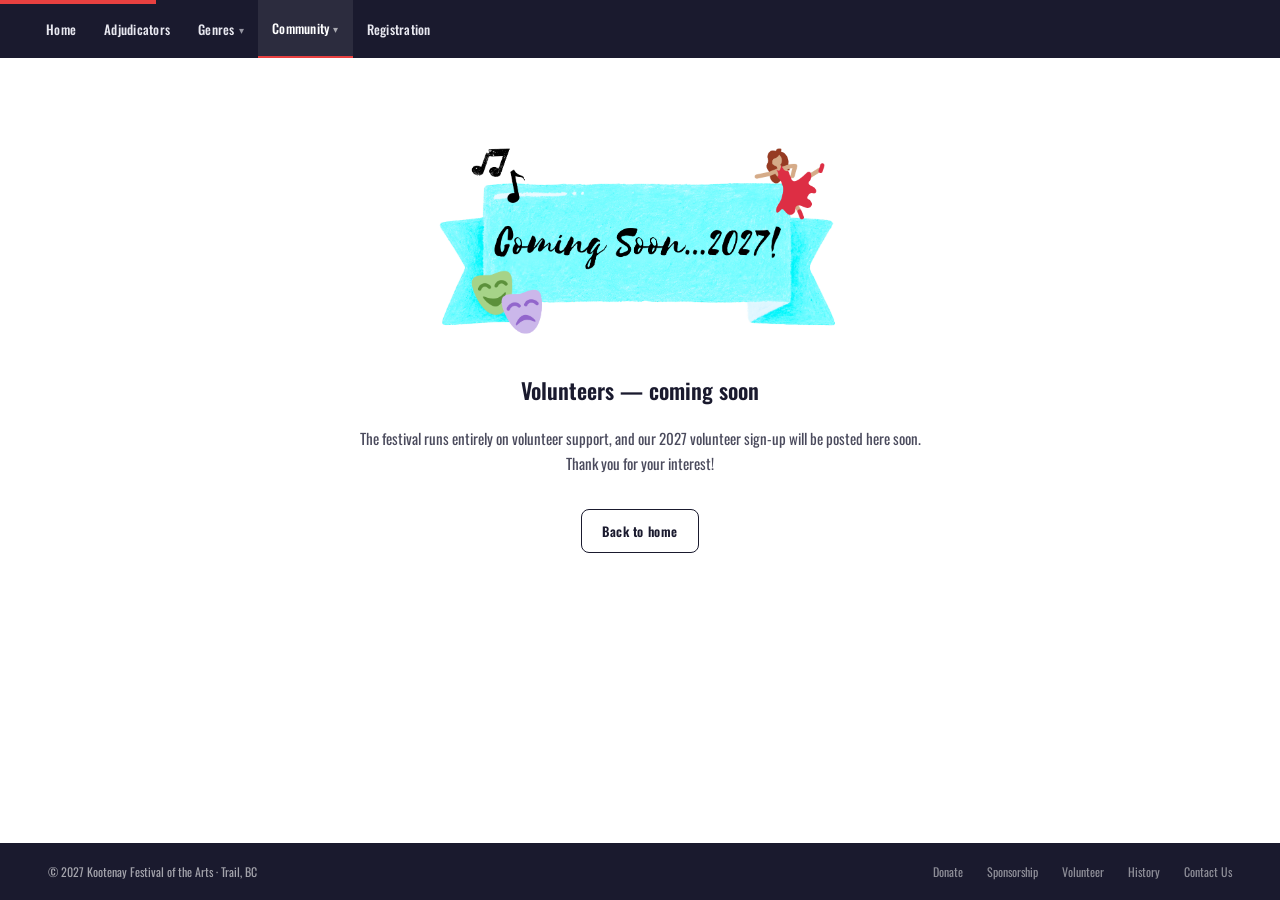
<file: pages/volunteers.html>
<!DOCTYPE html>
<html lang="en">
<head>
  <meta charset="UTF-8" />
  <meta name="viewport" content="width=device-width, initial-scale=1.0" />

  <title>Volunteers — Coming Soon 2027 | Kootenay Festival of the Arts</title>
  <meta name="description" content="Volunteer opportunities for the 2027 Kootenay Festival of the Arts will be posted soon. The festival runs entirely on volunteer support." />

  <meta property="og:type" content="website" />
  <meta property="og:site_name" content="Kootenay Festival of the Arts" />
  <meta property="og:title" content="Volunteers — Coming Soon 2027 | Kootenay Festival of the Arts" />
  <meta property="og:description" content="Volunteer opportunities for the 2027 Kootenay Festival of the Arts will be posted soon. The festival runs entirely on volunteer support." />
  <meta name="twitter:card" content="summary_large_image" />

  <link rel="icon" href="../public/favicon.svg" type="image/svg+xml" />
  <link rel="alternate icon" href="../public/favicon.ico" sizes="any" />
  <link rel="apple-touch-icon" href="../public/apple-touch-icon.png" />
  <meta name="theme-color" content="#1a1a2e" />

  <link rel="stylesheet" href="../styles/main.css" />
  <link rel="stylesheet" href="../styles/pages/coming-soon.css" />
</head>
<body>
  <a class="skip-link" href="#main-content">Skip to main content</a>

  <div class="site">
    <nav class="nav" aria-label="Primary" id="site-nav"></nav>
    <script src="../scripts/nav.js"></script>

    <main class="main main--single" id="main-content">
      <div class="content coming-soon">
        <img src="../public/images/coming-soon.png" alt="Coming soon, 2027" width="1275" height="630" />
        <h1>Volunteers — coming soon</h1>
        <p>
          The festival runs entirely on volunteer support, and our 2027 volunteer sign-up will be posted here soon. Thank you for your interest!
        </p>
        <a class="btn btn-outline" href="../index.html">Back to home</a>
      </div>
    </main>

    <footer class="footer">
      <span>© 2027 Kootenay Festival of the Arts · Trail, BC</span>
      <div class="footer-links">
        <a href="../pages/donations.html">Donate</a>
        <a href="../pages/sponsors.html">Sponsorship</a>
        <a href="../pages/volunteers.html">Volunteer</a>
        <a href="../pages/history.html">History</a>
        <a href="../pages/contact.html">Contact Us</a>
      </div>
    </footer>
  </div>
</body>
</html>
</file>
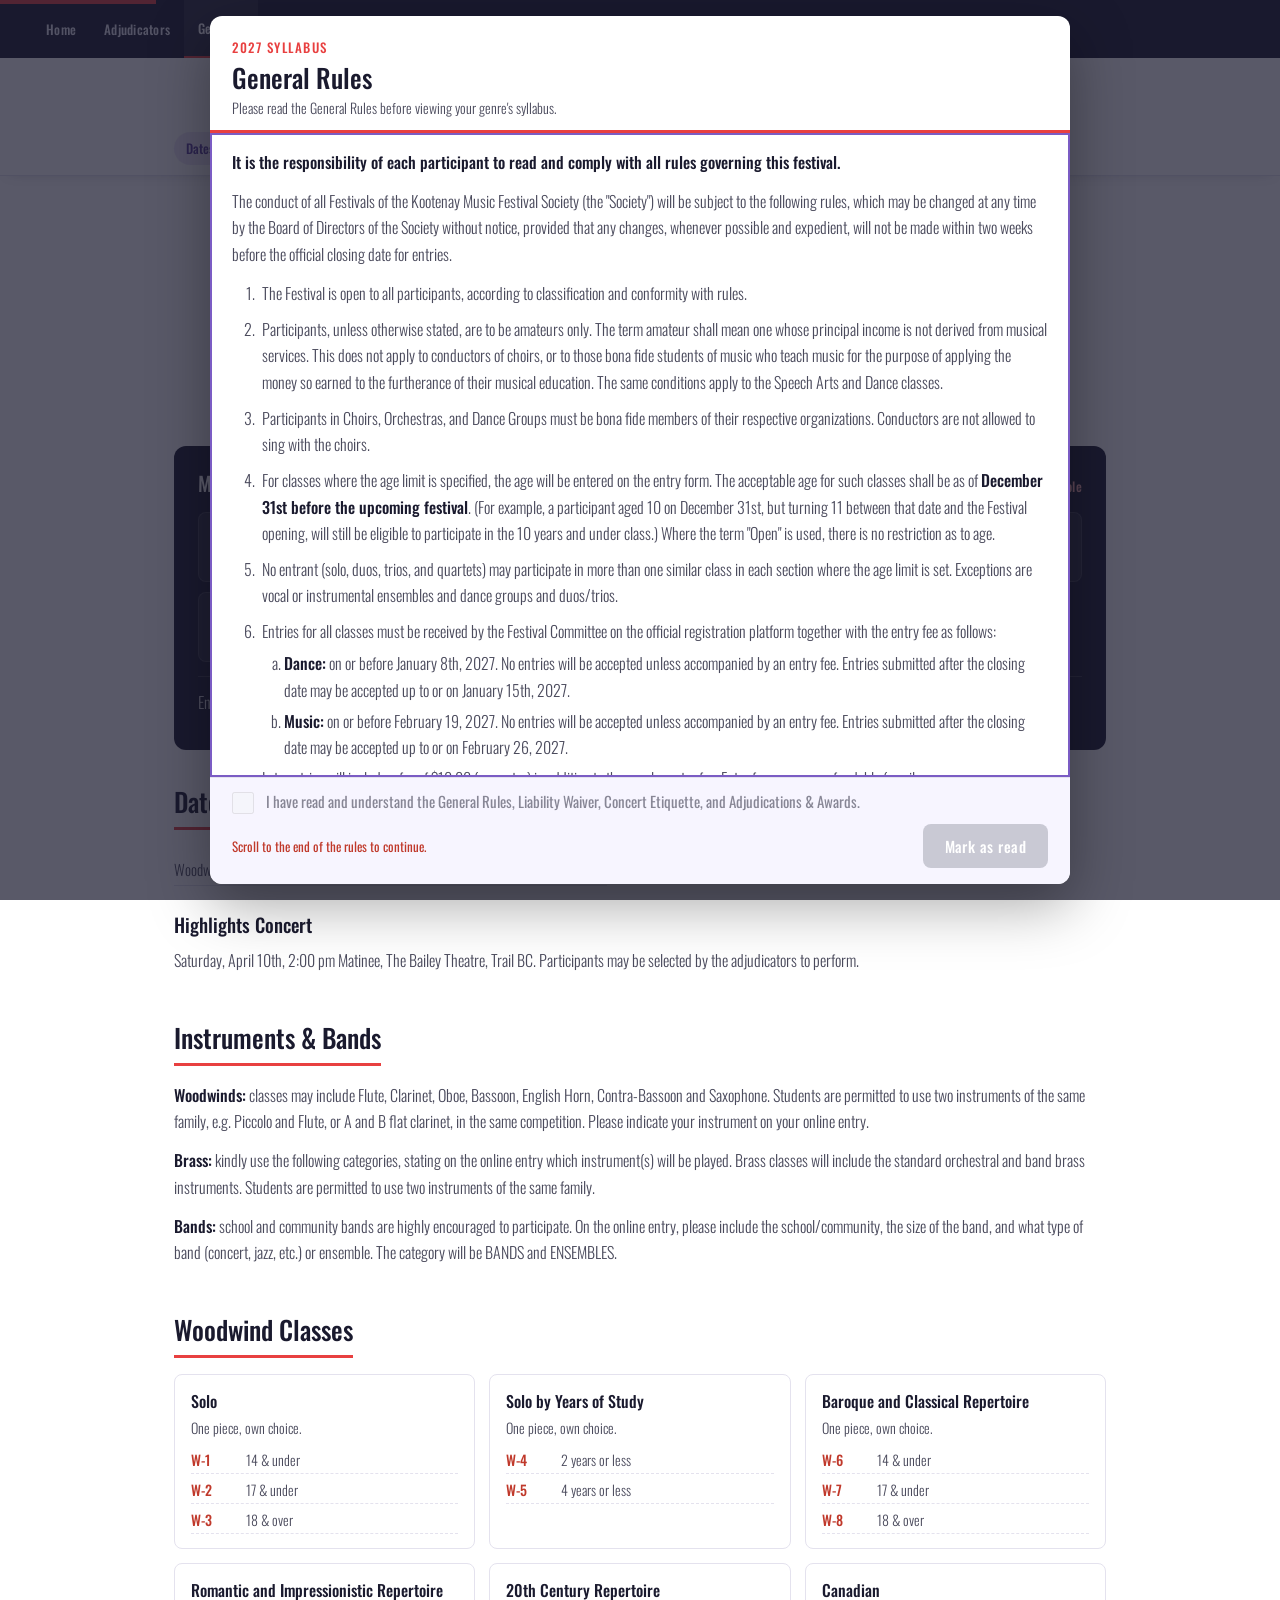
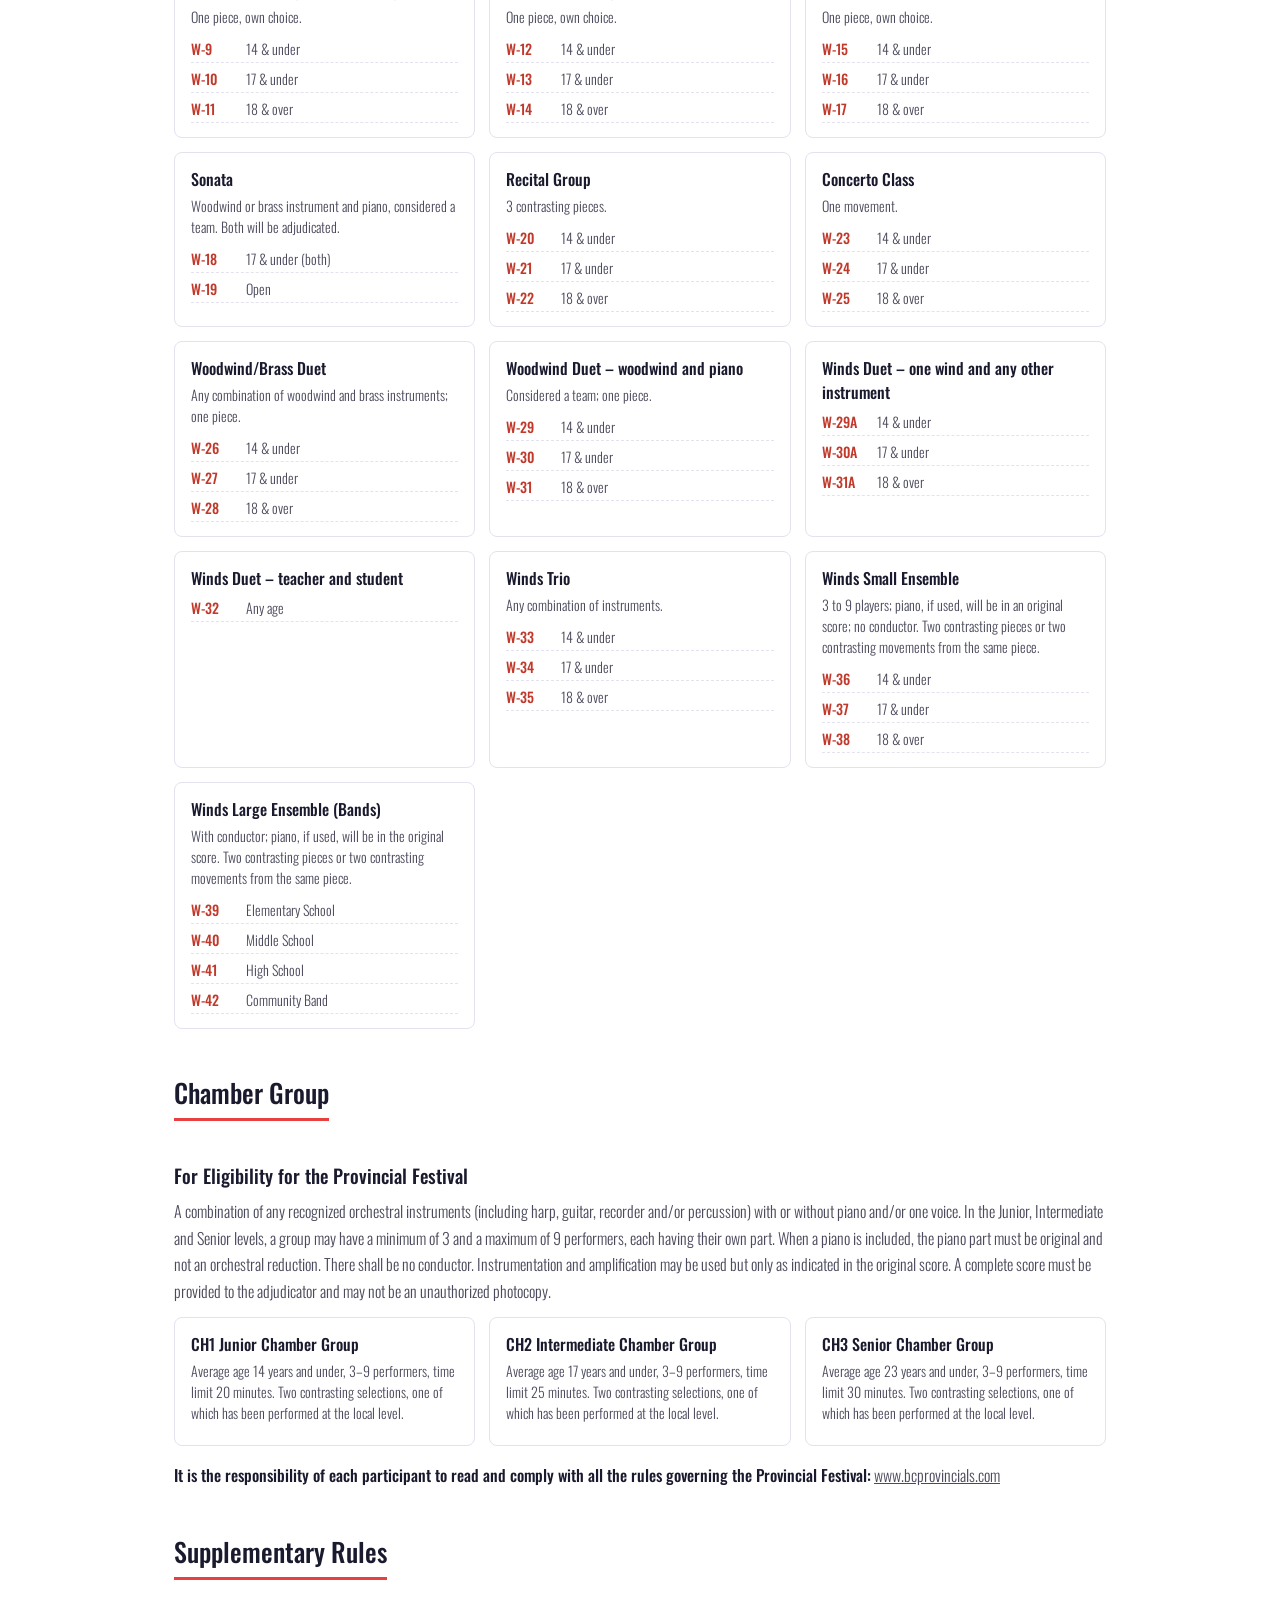
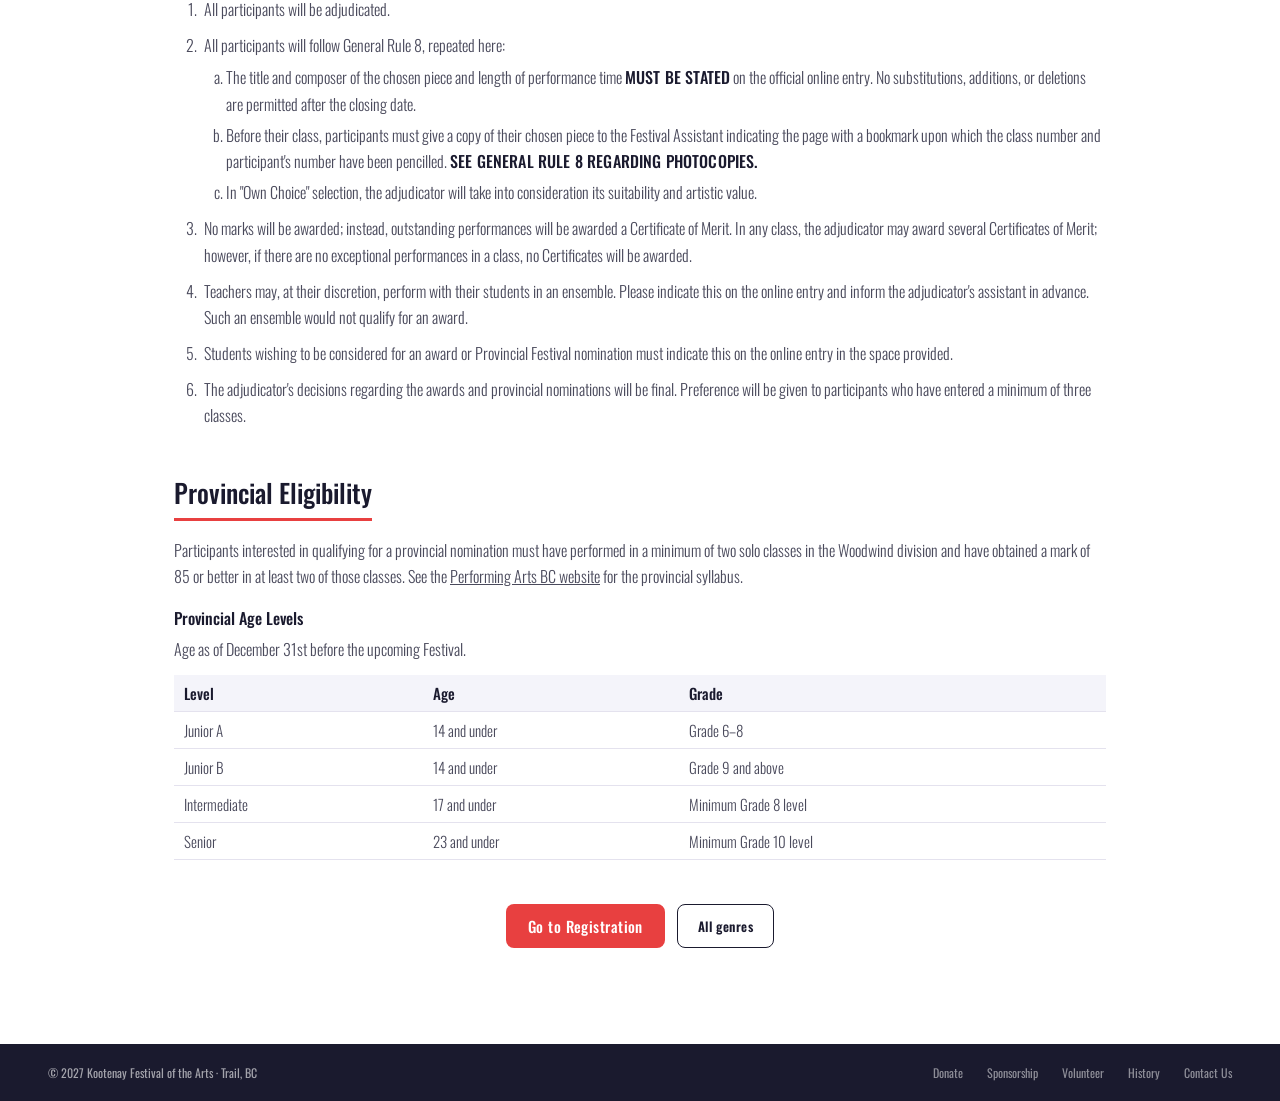
<file: pages/winds.html>
<!doctype html>
<html lang="en">
  <head>
    <meta charset="UTF-8" />
    <meta name="viewport" content="width=device-width, initial-scale=1.0" />

    <title>Woodwinds, Brass &amp; Bands Syllabus 2027 | Kootenay Festival of the Arts</title>
    <meta
      name="description"
      content="2027 Woodwinds, Brass and Bands syllabus for the Kootenay Festival of the Arts, Trail BC: fees, deadlines, rules and all woodwind, brass, band and chamber group classes."
    />

    <meta property="og:type" content="website" />
    <meta property="og:site_name" content="Kootenay Festival of the Arts" />
    <meta property="og:title" content="Woodwinds, Brass &amp; Bands Syllabus 2027 | Kootenay Festival of the Arts" />
    <meta
      property="og:description"
      content="Fees, deadlines, rules and classes for 2027 woodwind, brass and band entries in Trail, BC."
    />
    <meta name="twitter:card" content="summary_large_image" />

    <link rel="icon" href="../public/favicon.svg" type="image/svg+xml" />
    <link rel="alternate icon" href="../public/favicon.ico" sizes="any" />
    <link rel="apple-touch-icon" href="../public/apple-touch-icon.png" />
    <meta name="theme-color" content="#1a1a2e" />

    <link rel="stylesheet" href="../styles/main.css" />
    <link rel="stylesheet" href="../styles/pages/syllabus.css" />
  </head>
  <body data-require-rules="winds">
    <a class="skip-link" href="#main-content">Skip to main content</a>

    <div class="site">
      <nav class="nav" aria-label="Primary" id="site-nav"></nav>
      <script src="../scripts/nav.js"></script>

      <main class="main main--single" id="main-content">
        <div class="syl">
          <ul class="toc" aria-label="On this page">
            <li><a href="#dates">Dates &amp; venues</a></li>
            <li><a href="#fees-title">Fees</a></li>
            <li><a href="#about">Instruments &amp; bands</a></li>
            <li><a href="#classes">Woodwind classes</a></li>
            <li><a href="#chamber">Chamber group</a></li>
            <li><a href="#rules">Supplementary rules</a></li>
            <li><a href="#provincial">Provincial eligibility</a></li>
          </ul>

          <header class="syl-hero">
            <span class="syl-eyebrow">2027 Syllabus</span>
            <h1>Woodwinds, Brass &amp; Bands</h1>
            <p>April 5–8, 2027 at First Presbyterian Church, Trail.</p>
            <div class="syl-meta">
              <span>Coordinator: Jason Thomas</span>
              <a href="mailto:woodwindstrail@kootenayfestivalofthearts.ca">woodwindstrail@kootenayfestivalofthearts.ca</a>
            </div>
          </header>
          <div class="rules-bar">
            <span>These rules apply in addition to the General Rules.</span>
            <button type="button" class="rules-btn" data-open-rules data-rules-status>Read the General Rules</button>
          </div>

          <section class="fees" aria-labelledby="fees-title">
            <div class="fees-head">
              <h2 id="fees-title">Music Fees</h2>
              <span>Registration fees are non-refundable</span>
            </div>
            <dl class="fee-grid">
              <div><dt>Solo class</dt><dd>$20.00</dd></div>
              <div><dt>Concert Group class</dt><dd>$12.00 <small>/ music piece</small></dd></div>
              <div><dt>Duet / Trio / Ensemble / Group</dt><dd>$10.00 <small>/ person, max $50.00</small></dd></div>
              <div><dt>School Groups</dt><dd>$50.00</dd></div>
              <div><dt>Workshop classes</dt><dd>TBD</dd></div>
            </dl>
            <p class="deadline">
              Entry deadline: <strong>February 19, 2027</strong>. Late entries
              may be accepted until <strong>February 26, 2027</strong> with a
              <strong>$10.00 late fee per entry</strong> on top of the regular
              entry fee.
            </p>
          </section>

          <div id="syllabus-intro"></div>

          <section class="syl-section" id="about">
            <h2>Instruments &amp; Bands</h2>
            <p>
              <strong>Woodwinds:</strong> classes may include Flute, Clarinet,
              Oboe, Bassoon, English Horn, Contra-Bassoon and Saxophone.
              Students are permitted to use two instruments of the same family,
              e.g. Piccolo and Flute, or A and B flat clarinet, in the same
              competition. Please indicate your instrument on your online entry.
            </p>
            <p>
              <strong>Brass:</strong> kindly use the following categories,
              stating on the online entry which instrument(s) will be played.
              Brass classes will include the standard orchestral and band brass
              instruments. Students are permitted to use two instruments of the
              same family.
            </p>
            <p>
              <strong>Bands:</strong> school and community bands are highly
              encouraged to participate. On the online entry, please include the
              school/community, the size of the band, and what type of band
              (concert, jazz, etc.) or ensemble. The category will be BANDS and
              ENSEMBLES.
            </p>
          </section>

          <section class="syl-section" id="classes">
            <h2>Woodwind Classes</h2>
            <div class="class-groups">
              <article class="cg">
                <h4>Solo</h4>
                <p class="cg-note">One piece, own choice.</p>
                <ul class="cl">
                  <li><b>W-1</b> 14 &amp; under</li>
                  <li><b>W-2</b> 17 &amp; under</li>
                  <li><b>W-3</b> 18 &amp; over</li>
                </ul>
              </article>
              <article class="cg">
                <h4>Solo by Years of Study</h4>
                <p class="cg-note">One piece, own choice.</p>
                <ul class="cl">
                  <li><b>W-4</b> 2 years or less</li>
                  <li><b>W-5</b> 4 years or less</li>
                </ul>
              </article>
              <article class="cg">
                <h4>Baroque and Classical Repertoire</h4>
                <p class="cg-note">One piece, own choice.</p>
                <ul class="cl">
                  <li><b>W-6</b> 14 &amp; under</li>
                  <li><b>W-7</b> 17 &amp; under</li>
                  <li><b>W-8</b> 18 &amp; over</li>
                </ul>
              </article>
              <article class="cg">
                <h4>Romantic and Impressionistic Repertoire</h4>
                <p class="cg-note">One piece, own choice.</p>
                <ul class="cl">
                  <li><b>W-9</b> 14 &amp; under</li>
                  <li><b>W-10</b> 17 &amp; under</li>
                  <li><b>W-11</b> 18 &amp; over</li>
                </ul>
              </article>
              <article class="cg">
                <h4>20th Century Repertoire</h4>
                <p class="cg-note">One piece, own choice.</p>
                <ul class="cl">
                  <li><b>W-12</b> 14 &amp; under</li>
                  <li><b>W-13</b> 17 &amp; under</li>
                  <li><b>W-14</b> 18 &amp; over</li>
                </ul>
              </article>
              <article class="cg">
                <h4>Canadian</h4>
                <p class="cg-note">One piece, own choice.</p>
                <ul class="cl">
                  <li><b>W-15</b> 14 &amp; under</li>
                  <li><b>W-16</b> 17 &amp; under</li>
                  <li><b>W-17</b> 18 &amp; over</li>
                </ul>
              </article>
              <article class="cg">
                <h4>Sonata</h4>
                <p class="cg-note">Woodwind or brass instrument and piano, considered a team. Both will be adjudicated.</p>
                <ul class="cl">
                  <li><b>W-18</b> 17 &amp; under (both)</li>
                  <li><b>W-19</b> Open</li>
                </ul>
              </article>
              <article class="cg">
                <h4>Recital Group</h4>
                <p class="cg-note">3 contrasting pieces.</p>
                <ul class="cl">
                  <li><b>W-20</b> 14 &amp; under</li>
                  <li><b>W-21</b> 17 &amp; under</li>
                  <li><b>W-22</b> 18 &amp; over</li>
                </ul>
              </article>
              <article class="cg">
                <h4>Concerto Class</h4>
                <p class="cg-note">One movement.</p>
                <ul class="cl">
                  <li><b>W-23</b> 14 &amp; under</li>
                  <li><b>W-24</b> 17 &amp; under</li>
                  <li><b>W-25</b> 18 &amp; over</li>
                </ul>
              </article>
              <article class="cg">
                <h4>Woodwind/Brass Duet</h4>
                <p class="cg-note">Any combination of woodwind and brass instruments; one piece.</p>
                <ul class="cl">
                  <li><b>W-26</b> 14 &amp; under</li>
                  <li><b>W-27</b> 17 &amp; under</li>
                  <li><b>W-28</b> 18 &amp; over</li>
                </ul>
              </article>
              <article class="cg">
                <h4>Woodwind Duet – woodwind and piano</h4>
                <p class="cg-note">Considered a team; one piece.</p>
                <ul class="cl">
                  <li><b>W-29</b> 14 &amp; under</li>
                  <li><b>W-30</b> 17 &amp; under</li>
                  <li><b>W-31</b> 18 &amp; over</li>
                </ul>
              </article>
              <article class="cg">
                <h4>Winds Duet – one wind and any other instrument</h4>
                <ul class="cl">
                  <li><b>W-29A</b> 14 &amp; under</li>
                  <li><b>W-30A</b> 17 &amp; under</li>
                  <li><b>W-31A</b> 18 &amp; over</li>
                </ul>
              </article>
              <article class="cg">
                <h4>Winds Duet – teacher and student</h4>
                <ul class="cl">
                  <li><b>W-32</b> Any age</li>
                </ul>
              </article>
              <article class="cg">
                <h4>Winds Trio</h4>
                <p class="cg-note">Any combination of instruments.</p>
                <ul class="cl">
                  <li><b>W-33</b> 14 &amp; under</li>
                  <li><b>W-34</b> 17 &amp; under</li>
                  <li><b>W-35</b> 18 &amp; over</li>
                </ul>
              </article>
              <article class="cg">
                <h4>Winds Small Ensemble</h4>
                <p class="cg-note">3 to 9 players; piano, if used, will be in an original score; no conductor. Two contrasting pieces or two contrasting movements from the same piece.</p>
                <ul class="cl">
                  <li><b>W-36</b> 14 &amp; under</li>
                  <li><b>W-37</b> 17 &amp; under</li>
                  <li><b>W-38</b> 18 &amp; over</li>
                </ul>
              </article>
              <article class="cg">
                <h4>Winds Large Ensemble (Bands)</h4>
                <p class="cg-note">With conductor; piano, if used, will be in the original score. Two contrasting pieces or two contrasting movements from the same piece.</p>
                <ul class="cl">
                  <li><b>W-39</b> Elementary School</li>
                  <li><b>W-40</b> Middle School</li>
                  <li><b>W-41</b> High School</li>
                  <li><b>W-42</b> Community Band</li>
                </ul>
              </article>
            </div>
          </section>

          <section class="syl-section" id="chamber">
            <h2>Chamber Group</h2>
            <h3>For Eligibility for the Provincial Festival</h3>
            <p>
              A combination of any recognized orchestral instruments (including
              harp, guitar, recorder and/or percussion) with or without piano
              and/or one voice. In the Junior, Intermediate and Senior levels, a
              group may have a minimum of 3 and a maximum of 9 performers, each
              having their own part. When a piano is included, the piano part
              must be original and not an orchestral reduction. There shall be
              no conductor. Instrumentation and amplification may be used but
              only as indicated in the original score. A complete score must be
              provided to the adjudicator and may not be an unauthorized
              photocopy.
            </p>
            <div class="class-groups">
              <article class="cg">
                <h4>CH1 Junior Chamber Group</h4>
                <p class="cg-note">Average age 14 years and under, 3–9 performers, time limit 20 minutes. Two contrasting selections, one of which has been performed at the local level.</p>
              </article>
              <article class="cg">
                <h4>CH2 Intermediate Chamber Group</h4>
                <p class="cg-note">Average age 17 years and under, 3–9 performers, time limit 25 minutes. Two contrasting selections, one of which has been performed at the local level.</p>
              </article>
              <article class="cg">
                <h4>CH3 Senior Chamber Group</h4>
                <p class="cg-note">Average age 23 years and under, 3–9 performers, time limit 30 minutes. Two contrasting selections, one of which has been performed at the local level.</p>
              </article>
            </div>
            <p style="margin-top: 1rem">
              <strong>It is the responsibility of each participant to read and
              comply with all the rules governing the Provincial Festival:</strong>
              <a href="http://www.bcprovincials.com" target="_blank" rel="noopener">www.bcprovincials.com</a>
            </p>
          </section>

          <section class="syl-section" id="rules">
            <h2>Supplementary Rules</h2>
            <ol class="rules">
              <li>All participants will be adjudicated.</li>
              <li>
                All participants will follow General Rule 8, repeated here:
                <ol>
                  <li>
                    The title and composer of the chosen piece and length of
                    performance time <span class="loud">must be stated</span> on
                    the official online entry. No substitutions, additions, or
                    deletions are permitted after the closing date.
                  </li>
                  <li>
                    Before their class, participants must give a copy of their
                    chosen piece to the Festival Assistant indicating the page
                    with a bookmark upon which the class number and
                    participant's number have been pencilled.
                    <span class="loud">See General Rule 8 regarding
                    photocopies.</span>
                  </li>
                  <li>In "Own Choice" selection, the adjudicator will take into consideration its suitability and artistic value.</li>
                </ol>
              </li>
              <li>
                No marks will be awarded; instead, outstanding performances will
                be awarded a Certificate of Merit. In any class, the adjudicator
                may award several Certificates of Merit; however, if there are
                no exceptional performances in a class, no Certificates will be
                awarded.
              </li>
              <li>
                Teachers may, at their discretion, perform with their students
                in an ensemble. Please indicate this on the online entry and
                inform the adjudicator's assistant in advance. Such an ensemble
                would not qualify for an award.
              </li>
              <li>
                Students wishing to be considered for an award or Provincial
                Festival nomination must indicate this on the online entry in
                the space provided.
              </li>
              <li>
                The adjudicator's decisions regarding the awards and provincial
                nominations will be final. Preference will be given to
                participants who have entered a minimum of three classes.
              </li>
            </ol>

          </section>

          <section class="syl-section" id="provincial">
            <h2>Provincial Eligibility</h2>

            <p>
              Participants interested in qualifying for a provincial nomination
              must have performed in a minimum of two solo classes in the
              Woodwind division and have obtained a mark of 85 or better in at
              least two of those classes. See the
              <a href="http://bcprovincials.com/syllabus.aspx" target="_blank" rel="noopener">Performing Arts BC website</a>
              for the provincial syllabus.
            </p>
            <h4>Provincial Age Levels</h4>
            <p>Age as of December 31st before the upcoming Festival.</p>
            <table class="levels">
              <thead><tr><th>Level</th><th>Age</th><th>Grade</th></tr></thead>
              <tbody>
                <tr><td>Junior A</td><td>14 and under</td><td>Grade 6–8</td></tr>
                <tr><td>Junior B</td><td>14 and under</td><td>Grade 9 and above</td></tr>
                <tr><td>Intermediate</td><td>17 and under</td><td>Minimum Grade 8 level</td></tr>
                <tr><td>Senior</td><td>23 and under</td><td>Minimum Grade 10 level</td></tr>
              </tbody>
            </table>
          </section>

          <div class="syl-foot">
            <a class="btn-solid" href="../pages/registration.html">Go to Registration</a>
            <a class="btn btn-outline" href="../pages/genres.html#acknowledge">All genres</a>
          </div>
        </div>
      </main>

      <footer class="footer">
        <span>© 2027 Kootenay Festival of the Arts · Trail, BC</span>
        <div class="footer-links">
          <a href="../pages/donations.html">Donate</a>
          <a href="../pages/sponsors.html">Sponsorship</a>
          <a href="../pages/volunteers.html">Volunteer</a>
          <a href="../pages/history.html">History</a>
          <a href="../pages/contact.html">Contact Us</a>
        </div>
      </footer>
    </div>
    <script src="../scripts/syllabus.js"></script>
  </body>
</html>
</file>
<file: styles/main.css>
/* ==========================================================================
   Main stylesheet — every page links to this ONE file.

   This file is a merge of variables, base, layout, and components (below),
   kept in clearly labeled sections so it's still easy to find and edit
   things. It's ONE physical file for all LOCAL styles (no @import between
   local files) on purpose: browsers block CSS @import between local files
   when a page is opened directly via file:// (double-clicked), which
   silently breaks all styling. Keeping local styles as a single file means
   the site works whether it's opened directly or hosted on a server.

   The @import below is different — it points at Google's font CDN
   (a remote https:// resource, not a local file), which is NOT affected
   by that file:// restriction and works the same whether the site is
   opened directly or hosted.
   ========================================================================== */

@import url("https://fonts.googleapis.com/css2?family=Oswald:wght@300;400;500;600;700&display=swap");


/* ==========================================================================
   Design tokens — change values here to restyle the entire site.
   ========================================================================== */
:root {
  /* Brand colors */
  --color-navy: #1a1a2e;
  --color-sponsor-dark: #1d3557;
  --color-red: #e84040;
  --color-red-dark: #c0392b;
  --color-purple: #7b5cc4;
  --color-purple-dark: #5a3fa0;
  --color-purple-pale: #f0edf8;
  --color-purple-pale-border: #d4c8f0;
  --color-lilac: #eee8f8;

  /* Surfaces & text */
  --color-bg: #ffffff;
  --color-surface-1: #f7f5ff;
  --surface-1: #f4f4fa;
  --border: #e4e2ee;
  --text-primary: #1a1a2e;
  --text-secondary: #4a4a5c;
  --text-muted: #8a8a9a;
  --text-on-dark: rgba(255, 255, 255, 0.85);

  /* Typography */
  --font-sans:
    "Inter", -apple-system, BlinkMacSystemFont, "Segoe UI", Roboto, Helvetica,
    Arial, sans-serif;
  --font-serif: Georgia, "Times New Roman", serif;
  --font-display: "Oswald", sans-serif;

  /* Layout */
  --max-width: 1200px;
  --radius-sm: 6px;
  --radius-md: 8px;
  --radius-lg: 12px;
  --shadow-sm: 0 2px 8px rgba(26, 26, 46, 0.06);
  --shadow-md: 0 8px 24px rgba(0, 0, 0, 0.12);
}

/* ==========================================================================
   Reset & base typography
   ========================================================================== */
* {
  margin: 0;
  padding: 0;
  box-sizing: border-box;
}

html {
  scroll-behavior: smooth;
}

body {
  font-family: Oswald, var(--font-sans);
  background: var(--color-bg);
  color: var(--text-primary);
  -webkit-font-smoothing: antialiased;
}

img {
  max-width: 100%;
  display: block;
}

a {
  color: inherit;
}

.site {
  background: var(--color-bg);
  min-height: 100vh;
  display: flex;
  flex-direction: column;
}

/* Visually-hidden utility for accessible skip links / screen-reader text */
.visually-hidden {
  position: absolute;
  width: 1px;
  height: 1px;
  padding: 0;
  margin: -1px;
  overflow: hidden;
  clip: rect(0, 0, 0, 0);
  white-space: nowrap;
  border: 0;
}

.skip-link {
  position: absolute;
  left: 0;
  top: -40px;
  background: var(--color-red);
  color: #fff;
  padding: 10px 16px;
  z-index: 1000;
  transition: top 0.15s;
}
.skip-link:focus {
  top: 0;
}

/* ==========================================================================
   Site layout — header, navigation, banner, main grid, footer
   ========================================================================== */

/* NAV
   ========================================================================== */
.nav {
  background: var(--color-navy);
  padding: 0 2rem;
  display: flex;
  align-items: center;
  flex-wrap: wrap;
  min-height: 52px;
  position: relative;
  z-index: 100;
}

/* Home is its own element (not part of .nav-links) so it can carry an
   icon on mobile independently of the rest of the menu. */
.nav-home {
  display: flex;
  align-items: center;
  gap: 6px;
  color: #e8e8f0;
  text-decoration: none;
  font-size: 13px;
  font-weight: 500;
  padding: 15px 14px;
  letter-spacing: 0.02em;
  transition:
    color 0.15s,
    background 0.15s;
}
.nav-home:hover,
.nav-home.active {
  color: #fff;
  background: rgba(255, 255, 255, 0.08);
}
.nav-home.active {
  border-bottom: 2px solid var(--color-red);
}
.nav-home-icon {
  display: none; /* icon only appears on mobile; desktop shows the text label */
  flex-shrink: 0;
}

/* Hamburger toggle — hidden entirely on desktop, only relevant on mobile */
.nav-toggle-checkbox {
  position: absolute;
  opacity: 0;
  pointer-events: none;
}
.nav-toggle-label {
  display: none;
  position: relative;
  width: 32px;
  height: 32px;
  cursor: pointer;
}
.hamburger-bar {
  position: absolute;
  left: 6px;
  right: 6px;
  height: 2px;
  background: #e8e8f0;
  border-radius: 2px;
  transition:
    transform 0.2s,
    opacity 0.2s,
    top 0.2s;
}
.hamburger-bar:nth-child(1) {
  top: 11px;
}
.hamburger-bar:nth-child(2) {
  top: 16px;
}
.hamburger-bar:nth-child(3) {
  top: 21px;
}

.nav-links {
  display: flex;
  align-items: center;
  gap: 0;
  row-gap: 4px;
  list-style: none;
  flex-wrap: wrap;
}
.nav-links > li {
  position: relative;
  display: flex;
  align-items: center;
}
.nav-links > li > a {
  color: #e8e8f0;
  text-decoration: none;
  font-size: 13px;
  font-weight: 500;
  padding: 18px 14px;
  display: flex;
  align-items: center;
  gap: 4px;
  white-space: nowrap;
  transition:
    color 0.15s,
    background 0.15s;
  letter-spacing: 0.02em;
}
.nav-links > li > a:hover,
.nav-links > li.active > a {
  color: #fff;
  background: rgba(255, 255, 255, 0.08);
}
.nav-links > li.active > a {
  border-bottom: 2px solid var(--color-red);
}
.chevron {
  font-size: 10px;
  opacity: 0.6;
}

/* DROPDOWN */
.dropdown {
  position: absolute;
  top: 100%;
  right: 0;
  max-width: calc(100vw - 2rem);
  background: #fff;
  border: 0.5px solid var(--border);
  border-radius: var(--radius-md);
  min-width: 180px;
  display: none;
  box-shadow: var(--shadow-md);
  overflow: hidden;
  z-index: 200;
}
.nav-links > li:hover .dropdown,
.nav-links > li:focus-within .dropdown {
  display: block;
}

.dropdown-header {
  background: var(--color-navy);
  color: rgba(255, 255, 255, 0.7);
  font-size: 10px;
  font-weight: 500;
  letter-spacing: 0.08em;
  text-transform: uppercase;
  padding: 8px 14px 6px;
}
.dropdown a {
  display: block;
  padding: 9px 14px;
  font-size: 13px;
  color: var(--text-primary);
  text-decoration: none;
  border-bottom: 0.5px solid var(--border);
  position: relative;
}
.dropdown a:last-child {
  border-bottom: none;
}
.dropdown a:hover {
  background: var(--color-purple-pale);
  color: var(--color-navy);
}
.dropdown a .sub-pills {
  display: flex;
  gap: 4px;
  margin-top: 5px;
}

/* BANNER
   ========================================================================== */
.banner {
  margin-right: auto;
  margin-left: auto;
  width: 100%;
  max-width: 1400px;
}
.banner-img {
  width: 100%;
  height: auto;
}

/* HERO TEXT BAND
   ========================================================================== */
.hero-band {
  background: var(--color-surface-1);
  border-bottom: 3px solid var(--color-red);
  padding: 14px 3rem;
  display: flex;
  align-items: center;
  justify-content: space-between;
  gap: 1rem;
  flex-wrap: wrap;
}
.hero-band-text {
  font-size: 15px;
  color: var(--color-navy);
  font-style: italic;
}
.hero-band-date {
  font-size: 13px;
  font-weight: 600;
  color: var(--color-red);
  letter-spacing: 0.04em;
  white-space: nowrap;
}

/* MAIN CONTENT AREA
   ========================================================================== */
.main {
  display: grid;
  grid-template-columns: 1fr 280px;
  gap: 2rem;
  padding: 2rem 3rem;
  max-width: 100%;
  flex: 1;
}

/* Simple single-column page layout for interior pages.
   Deliberately plain block layout (not a grid override) — these pages
   have one column of content, so there's no reason to route them through
   CSS Grid at all, which avoids any grid item stretch/sizing quirks. */
.main--single {
  display: block;
  max-width: var(--max-width);
  margin: 0 auto;
  width: 100%;
}

@media (max-width: 860px) {
  .main {
    grid-template-columns: 1fr;
    padding: 1.5rem;
  }
  .hero-band {
    padding: 14px 1.5rem;
  }
}

/* Mobile nav: stack links full-width instead of wrapping chips.
   Dropdowns flow inline below their parent link instead of being
   absolutely positioned — an absolutely positioned dropdown anchored to
   a narrow, edge-hugging link has no reliable "left" or "right" that
   stays on-screen at every width, so on small screens we avoid that
   entirely rather than patch left/right overflow case by case. */
@media (max-width: 700px) {
  .nav {
    padding: 0.4rem 1rem;
    justify-content: space-between;
  }

  /* Home collapses to icon-only to save space */
  .nav-home-icon {
    display: inline-flex;
  }
  .nav-home-text {
    display: none;
  }

  /* Hamburger button appears; nav-links hides until toggled open */
  .nav-toggle-label {
    display: flex;
  }
  .nav-links {
    display: none;
    flex-direction: column;
    align-items: stretch;
    width: 100%;
    row-gap: 0;
    order: 3;
  }
  .nav-toggle-checkbox:checked ~ .nav-links {
    display: flex;
  }
  /* Turn the hamburger into an "X" when the menu is open */
  .nav-toggle-checkbox:checked ~ .nav-toggle-label .hamburger-bar:nth-child(1) {
    top: 16px;
    transform: rotate(45deg);
  }
  .nav-toggle-checkbox:checked ~ .nav-toggle-label .hamburger-bar:nth-child(2) {
    opacity: 0;
  }
  .nav-toggle-checkbox:checked ~ .nav-toggle-label .hamburger-bar:nth-child(3) {
    top: 16px;
    transform: rotate(-45deg);
  }

  .nav-links > li {
    width: 100%;
    flex-direction: column;
    align-items: stretch;
  }
  .nav-links > li > a {
    width: 100%;
    padding: 12px 6px;
  }
  .nav-links > li.active > a {
    border-bottom: none;
    border-left: 3px solid var(--color-red);
    padding-left: 10px;
  }
  .dropdown {
    position: static;
    width: 100%;
    max-width: none;
    min-width: 0;
    box-shadow: none;
    border-radius: 0;
    border: none;
    border-left: 2px solid var(--color-purple-pale-border);
    margin: 2px 0 6px 10px;
  }
}




/* FOOTER
   ========================================================================== */
.footer {
  background: var(--color-navy);
  color: rgba(255, 255, 255, 0.6);
  font-size: 12px;
  padding: 1.25rem 3rem;
  display: flex;
  justify-content: space-between;
  align-items: center;
  gap: 1rem;
  flex-wrap: wrap;
  margin-top: auto;
}
.footer-links {
  display: flex;
  gap: 1.5rem;
  flex-wrap: wrap;
}
.footer-links a {
  color: rgba(255, 255, 255, 0.5);
  text-decoration: none;
  font-size: 12px;
}
.footer-links a:hover {
  color: #fff;
}

/* ==========================================================================
   Reusable components — widgets, buttons, chips, cards, pills
   ========================================================================== */

.pill {
  font-size: 10px;
  background: var(--color-lilac);
  color: var(--color-purple-dark);
  border-radius: 4px;
  padding: 2px 7px;
  font-weight: 500;
}
.pill:hover {
  background: #d4c8f8;
}

/* Page content headings */
.content h1,
.content h2 {
  font-size: 22px;
  color: var(--color-navy);
  font-weight: 600;
  margin-bottom: 0.75rem;
  padding-bottom: 8px;
  border-bottom: 2px solid var(--color-red);
  display: inline-block;
}
.content p {
  font-size: 14px;
  color: var(--text-secondary);
  line-height: 1.7;
  margin-bottom: 1rem;
}
.content h1 + p,
.content h2 + p {
  margin-top: 0.5rem;
}

/* Photo grid */
/* Photo band — full-width row of captioned placeholder tiles.
   Each tile's caption describes the real photo that should replace it
   (e.g. "Young pianist mid-performance") — swap in an <img> and drop the
   caption once real festival photography is available. */
.photo-band {
  display: grid;
  grid-template-columns: repeat(3, 1fr);
  gap: 14px;
  margin: 1.25rem 0;
}
.photo-band-tile {
  background: #dbeafe;
  border: 1px solid #bcd6f0;
  border-radius: var(--radius-md);
  height: 300px;
  text-align: center;
  font-size: 13px;
  font-weight: 500;
  color: #2c4a6b;
}
.photo-band-tile:has(img) {
  position: relative;
  padding: 0;
  overflow: hidden;
}
/* Black band across the bottom of a photo tile, e.g. the festival year */
.photo-band-year {
  position: absolute;
  left: 0;
  right: 0;
  bottom: 0;
  padding: 12px 12px;
  background: #000;
  color: #fff;
  font-size: 14px;
  font-weight: 600;
  letter-spacing: 0.05em;
  text-align: center;
}
.photo-band-tile img {
  width: 100%;
  height: 100%;
  object-fit: cover;
  display: block;
}
/* Add alongside .photo-band-tile to crop from the top (keeps heads in frame) */
.photo-band-tile-top img {
  object-position: top;
}

@media (max-width: 700px) {
  .photo-band {
    grid-template-columns: 1fr;
  }
}

/* Sidebar widgets */
.sidebar {
  display: flex;
  flex-direction: column;
  gap: 1rem;
}
.widget {
  background: #fff;
  border: 0.5px solid var(--border);
  border-radius: var(--radius-lg);
  overflow: hidden;
}
.widget-header {
  background: var(--color-navy);
  color: #fff;
  font-size: 12px;
  font-weight: 600;
  letter-spacing: 0.08em;
  text-transform: uppercase;
  padding: 9px 14px;
}
.widget-body {
  padding: 14px;
}

.dates-list {
  list-style: none;
}
.dates-list li {
  display: flex;
  gap: 10px;
  align-items: flex-start;
  padding: 7px 0;
  border-bottom: 0.5px solid var(--border);
  font-size: 13px;
}
.dates-list li:last-child {
  border-bottom: none;
}
.date-dot {
  width: 8px;
  height: 8px;
  border-radius: 50%;
  background: var(--color-red);
  margin-top: 4px;
  flex-shrink: 0;
}
.date-label {
    font-size: 14px;

  font-weight: 500;
  color: var(--color-navy);
}
.date-sub {
  font-size: 12px;
  color: var(--text-muted);
}

.sponsor-logos {
  display: grid;
  grid-template-columns: 1fr 1fr;
  gap: 8px;
}
.sponsor-box {
  background: #fff;
  border: 1px solid var(--border);
  border-radius: var(--radius-sm);
  aspect-ratio: 2/1;
  display: flex;
  align-items: center;
  justify-content: center;
  font-size: 10px;
  color: var(--text-muted);
  font-weight: 500;
  padding: 8px;
  overflow: hidden;
}
.sponsor-box img {
  max-width: 100%;
  max-height: 100%;
  object-fit: contain;
}
/* For reversed (white) logos that need a dark backdrop */
.sponsor-box.sponsor-box--dark {
  background: var(--color-sponsor-dark);
  border-color: var(--color-sponsor-dark);
}

/* Buttons */
.btn {
  display: inline-block;
  text-align: center;
  padding: 11px 20px;
  border-radius: var(--radius-md);
  font-size: 13px;
  font-weight: 600;
  text-decoration: none;
  letter-spacing: 0.04em;
  cursor: pointer;
  border: none;
}
.btn-primary {
  display: block;
  background: var(--color-red);
  color: #fff;
}
.btn-primary:hover {
  background: var(--color-red-dark);
}

/* Sidebar "Donate now" button — raised red button with a heart icon */
.donate-btn {
  display: flex;
  align-items: center;
  justify-content: center;
  gap: 8px;
  padding: 12px 20px;
  background: var(--color-red);
  color: #fff;
  border-radius: var(--radius-md);
  box-shadow: 0 3px 0 var(--color-red-dark);
  font-size: 16px;
  font-weight: 700;
  letter-spacing: 0.04em;
  text-decoration: none;
  transition: background 0.15s, transform 0.1s, box-shadow 0.1s;
}
.donate-btn i {
  font-size: 18px;
}
.donate-btn:hover {
  background: var(--color-red-dark);
}
.donate-btn:active {
  transform: translateY(2px);
  box-shadow: 0 1px 0 var(--color-red-dark);
}
.btn-outline {
  background: transparent;
  border: 1.5px solid var(--color-navy);
  color: var(--color-navy);
}
.btn-outline:hover {
  background: var(--color-navy);
  color: #fff;
}

/* Workshops preview grid (used on home page) */
.workshops-preview {
  margin: 1.5rem 0 0;
}
.workshops-grid {
  display: grid;
  grid-template-columns: repeat(auto-fit, minmax(90px, 1fr));
  gap: 8px;
  margin-top: 10px;
}
.workshop-chip {
  background: transparent;
  border: none;
  border-radius: 0;
  overflow: visible;
  text-align: center;
  font-size: 12px;
  font-weight: 500;
  color: var(--text-secondary);
  cursor: pointer;
  text-decoration: none;
  display: flex;
  flex-direction: column;
  transition: transform 0.15s;
}
.workshop-chip:hover {
  transform: translateY(-2px);
}
.workshop-chip:hover .workshop-chip-label {
  color: var(--color-navy);
}
/* Photo-print thumbnail: white frame, soft shadow, and a curled
   bottom-right corner that rolls the page over when pressed
   (animation is triggered by scripts/page-turn.js). */
.workshop-chip {
  perspective: 800px;
}
.workshop-chip-thumb {
  position: relative;
  display: block;
  aspect-ratio: 1/1;
  padding: 5px;
  background: #fff;
  border-radius: 3px;
  box-shadow:
    0 1px 2px rgba(0, 0, 0, 0.12),
    0 4px 10px rgba(0, 0, 0, 0.12);
  overflow: hidden;
  transform-origin: left center;
}
.workshop-chip-thumb img {
  width: 100%;
  height: 100%;
  object-fit: cover;
  display: block;
  border-radius: 2px;
}
/* The curled corner: the lower-right half shows the page behind,
   the upper-left half is the back of the photo paper folding over */
.workshop-chip-thumb::after {
  content: "";
  position: absolute;
  right: 0;
  bottom: 0;
  width: 22px;
  height: 22px;
  background: linear-gradient(
    to top left,
    var(--color-bg) 50%,
    #e9e9ee 50%,
    #ffffff 70%,
    #cfcfd8 100%
  );
  box-shadow: -2px -2px 5px rgba(0, 0, 0, 0.18);
  border-top-left-radius: 4px;
  transition:
    width 0.2s ease,
    height 0.2s ease;
}
.workshop-chip:hover .workshop-chip-thumb::after,
.workshop-chip:focus-visible .workshop-chip-thumb::after {
  width: 34px;
  height: 34px;
}

/* Pressed: the corner rolls up across the photo, then the page turns away */
.workshop-chip.is-turning {
  pointer-events: none;
}
.workshop-chip.is-turning .workshop-chip-thumb::after {
  animation: corner-roll 0.45s ease-in forwards;
}
.workshop-chip.is-turning .workshop-chip-thumb {
  animation: page-turn 0.5s ease-in 0.3s forwards;
}
@keyframes corner-roll {
  to {
    width: 200%;
    height: 200%;
    box-shadow: -6px -6px 14px rgba(0, 0, 0, 0.25);
  }
}
@keyframes page-turn {
  to {
    transform: rotateY(-95deg);
    opacity: 0;
  }
}
.workshop-chip-label {
  padding: 6px 2px 0;
  transition: color 0.15s;
}

/* Simple info / callout box used across interior pages */
.callout {
  background: var(--color-surface-1);
  border: 1px solid var(--color-purple-pale-border);
  border-left: 4px solid var(--color-red);
  border-radius: var(--radius-md);
  padding: 16px 18px;
  margin: 1.25rem 0;
  font-size: 14px;
  color: var(--text-secondary);
  line-height: 1.6;
}
.callout strong {
  color: var(--color-navy);
}
</file>
<file: styles/pages/coming-soon.css>
/* ==========================================================================
   "Coming soon" placeholder page
   Used by: Adjudicators, Workshops, Volunteers, Contact Us
   ========================================================================== */
.coming-soon {
  text-align: center;
  padding: 3rem 1.5rem 4rem;
  max-width: 640px;
  margin: 0 auto;
}
.coming-soon img {
  max-width: 420px;
  width: 100%;
  height: auto;
  margin: 0 auto 1.75rem;
}
.coming-soon h1 {
  font-size: 22px;
  color: var(--color-navy);
  margin-bottom: 0.75rem;
  border-bottom: none;
  padding-bottom: 0;
}
.coming-soon p {
  font-size: 15px;
  color: var(--text-secondary);
  line-height: 1.7;
  margin-bottom: 0.5rem;
}
.coming-soon .btn {
  margin-top: 1.5rem;
}
</file>
<file: styles/pages/adjudicators.css>
/* ==========================================================================
   Adjudicators page
   ========================================================================== */
/* Page tokens — the adjudicator styles reference these short names.
   They map to the site-wide tokens in main.css, except --aqua, which is
   specific to this page's "2027 Festival" eyebrow. */
:root {
  --aqua: #7ee8f2;
  --ink: var(--color-navy);
  --navy: var(--color-navy);
  --red: var(--color-red);
  --bg: var(--color-bg);
  --soft: var(--surface-1);
  --line: var(--border);
}

/* ---------- Intro ---------- */
main {
  flex: 1;
}
.intro {
  max-width: 760px;
  margin: 0 auto;
  padding: 72px 24px 24px;
  text-align: center;
}
.eyebrow {
  display: inline-block;
  background: var(--aqua);
  color: var(--ink);
  font-weight: 500;
  font-size: 14px;
  letter-spacing: 1.5px;
  text-transform: uppercase;
  padding: 6px 16px;
  transform: rotate(-1.5deg);
  margin-bottom: 18px;
}
.intro h1 {
  margin: 0 0 14px;
  color: var(--ink);
  font-weight: 500;
  font-size: 40px;
  line-height: 1.15;
}
.intro p {
  margin: 0;
  font-size: 18px;
  line-height: 1.55;
}

/* ---------- Adjudicator list ---------- */
.panel {
  max-width: 1080px;
  margin: 0 auto;
  padding: 32px 24px 80px;
  display: flex;
  flex-direction: column;
  gap: 28px;
}
.adj {
  display: grid;
  grid-template-columns: 280px 1fr;
  gap: 36px;
  align-items: start;
  padding: 32px;
  border: 1px solid var(--line);
  border-radius: 6px;
  background: var(--bg);
}
.adj:nth-child(even) {
  grid-template-columns: 1fr 280px;
}
.adj:nth-child(even) .photo {
  order: 2;
}

.photo {
  position: relative;
  aspect-ratio: 4 / 5;
  width: 100%;
  border-radius: 4px;
  overflow: hidden;
  background: var(--soft);
  border: 2px dashed #c9c9d4;
  display: flex;
  align-items: center;
  justify-content: center;
}
.photo .placeholder {
  text-align: center;
  color: #6b6d80;
  font-size: 14px;
  letter-spacing: 1px;
  text-transform: uppercase;
}
.photo .placeholder svg {
  display: block;
  margin: 0 auto 8px;
}
.photo img {
  position: absolute;
  inset: 0;
  width: 100%;
  height: 100%;
  object-fit: cover;
}
.photo.has-img {
  border: 0;
}

.bio .discipline {
  display: inline-block;
  color: var(--red);
  font-weight: 500;
  font-size: 14px;
  letter-spacing: 1.5px;
  text-transform: uppercase;
  margin-bottom: 6px;
}
.bio h2 {
  margin: 0 0 16px;
  color: var(--ink);
  font-weight: 500;
  font-size: 30px;
  line-height: 1.2;
}
.bio h2::after {
  content: "";
  display: block;
  width: 48px;
  height: 3px;
  background: var(--red);
  margin-top: 12px;
}
.bio p {
  margin: 0 0 14px;
  font-size: 17px;
  line-height: 1.65;
  font-weight: 300;
  color: var(--text-secondary);
}
.bio p:last-child {
  margin-bottom: 0;
}

.back {
  display: flex;
  justify-content: center;
  padding-bottom: 72px;
}
.btn {
  display: inline-flex;
  align-items: center;
  min-height: 44px;
  padding: 0 22px;
  border: 1px solid var(--ink);
  border-radius: 6px;
  color: var(--ink);
  font-weight: 500;
  font-size: 15px;
  letter-spacing: 0.5px;
}
.btn:hover {
  background: var(--ink);
  color: #fff;
}

/* ---------- Footer ---------- */
footer {
  background: var(--navy);
  color: #d6d6e0;
}
.foot {
  max-width: 1920px;
  margin: 0 auto;
  padding: 16px 44px;
  display: flex;
  flex-wrap: wrap;
  gap: 12px 24px;
  justify-content: space-between;
  align-items: center;
  font-size: 13px;
  font-weight: 400;
}
.foot-links {
  display: flex;
  flex-wrap: wrap;
  gap: 8px 24px;
}
.foot-links a:hover {
  color: #fff;
}

/* ---------- Mobile ---------- */
@media (max-width: 760px) {
  nav {
    padding: 0 8px;
  }
  nav a {
    height: 48px;
    padding: 0 10px;
    font-size: 14px;
  }
  .intro {
    padding-top: 48px;
  }
  .intro h1 {
    font-size: 32px;
  }
  .adj,
  .adj:nth-child(even) {
    grid-template-columns: 1fr;
    gap: 22px;
    padding: 20px;
  }
  .adj:nth-child(even) .photo {
    order: 0;
  }
  .photo {
    max-width: 320px;
    margin: 0 auto;
  }
  .foot {
    padding: 16px;
    justify-content: center;
    text-align: center;
  }
  .foot-links {
    justify-content: center;
  }
}
</file>
<file: styles/pages/syllabus.css>
/* ==========================================================================
   Syllabus pages — General Rules (genres.html) and each genre page
   (dance, piano, voice, strings, winds).
   ========================================================================== */

.syl {
  max-width: 980px;
  margin: 0 auto;
  padding: 2.5rem 1.5rem 4rem;
  color: var(--text-secondary);
  font-weight: 300;
}

/* ---------- Page header ---------- */
.syl-hero {
  text-align: center;
  margin-bottom: 2rem;
}
.syl-eyebrow {
  display: inline-block;
  color: var(--color-red);
  font-weight: 500;
  font-size: 13px;
  letter-spacing: 1.5px;
  text-transform: uppercase;
  margin-bottom: 6px;
}
.syl-hero h1 {
  color: var(--color-navy);
  font-weight: 500;
  font-size: 38px;
  line-height: 1.15;
  margin-bottom: 12px;
}
.syl-hero p {
  font-size: 17px;
  line-height: 1.6;
  max-width: 680px;
  margin: 0 auto;
}
.syl-meta {
  display: flex;
  flex-wrap: wrap;
  justify-content: center;
  gap: 6px 22px;
  margin-top: 14px;
  font-size: 14px;
  font-weight: 400;
}
.syl-meta a {
  color: var(--color-purple-dark);
}

/* ---------- Fees panel (top of every syllabus page) ---------- */
.fees {
  background: var(--color-navy);
  color: var(--text-on-dark);
  border-radius: var(--radius-lg);
  padding: 22px 24px;
  margin-bottom: 2rem;
}
.fees + .fees {
  margin-top: -1rem;
}
.fees-head {
  display: flex;
  flex-wrap: wrap;
  align-items: baseline;
  justify-content: space-between;
  gap: 4px 16px;
  margin-bottom: 14px;
}
.fees-head h2 {
  color: #fff;
  font-size: 20px;
  font-weight: 500;
  letter-spacing: 0.02em;
}
.fees-head span {
  font-size: 13px;
  font-weight: 500;
  color: #ffb3b3;
  letter-spacing: 0.03em;
}
.fee-grid {
  display: grid;
  grid-template-columns: repeat(auto-fit, minmax(190px, 1fr));
  gap: 10px;
}
.fee-grid > div {
  background: rgba(255, 255, 255, 0.07);
  border: 1px solid rgba(255, 255, 255, 0.12);
  border-radius: var(--radius-md);
  padding: 10px 12px;
}
.fee-grid dt {
  font-size: 13px;
  font-weight: 400;
  color: rgba(255, 255, 255, 0.75);
}
.fee-grid dd {
  font-size: 20px;
  font-weight: 500;
  color: #fff;
  margin-top: 2px;
}
.fee-grid dd small {
  font-size: 12px;
  font-weight: 400;
  color: rgba(255, 255, 255, 0.7);
}
.deadline {
  margin-top: 14px;
  padding-top: 12px;
  border-top: 1px solid rgba(255, 255, 255, 0.15);
  font-size: 14px;
  line-height: 1.6;
}
.syl .fees strong {
  color: #fff;
  font-weight: 500;
}

/* ---------- In-page jump links ---------- */
.toc {
  display: flex;
  flex-wrap: wrap;
  gap: 8px;
  margin-bottom: 2rem;
  padding: 0;
  list-style: none;
}
.toc a {
  display: inline-block;
  padding: 6px 12px;
  border-radius: 999px;
  background: var(--color-lilac);
  color: var(--color-purple-dark);
  font-size: 13px;
  font-weight: 500;
  text-decoration: none;
  white-space: nowrap;
  transition:
    background 0.15s,
    color 0.15s;
}
.toc a:hover {
  background: #d4c8f8;
}

/* ---------- Pill strip: sticky single-row bar at the top of a syllabus page.
   syllabus.js wraps the page's first .toc in .pill-strip; without JS the
   pills simply show as a wrapped list. ---------- */
.site:has(.pill-strip) {
  overflow-x: clip; /* lets the strip run edge to edge without a sideways scrollbar */
}
.pill-strip {
  position: sticky;
  top: 0;
  z-index: 50;
  /* full-bleed: edge to edge of the screen, whatever the content width.
     --scrollbar (set by syllabus.js) stops it running under the scrollbar. */
  margin: -0.5rem calc(50% - 50vw + var(--scrollbar, 0px) / 2) 1.75rem;
  background: #fff;
  box-shadow:
    0 1px 0 var(--border),
    0 6px 14px -10px rgba(26, 26, 46, 0.35);
}
.pill-strip-inner {
  position: relative;
  max-width: 980px;
  margin: 0 auto;
}
.pill-strip .toc {
  flex-wrap: nowrap;
  overflow-x: auto;
  overscroll-behavior-x: contain;
  scroll-behavior: smooth;
  scrollbar-width: none;
  margin: 0;
  padding: 10px 1.5rem;
}
.pill-strip .toc::-webkit-scrollbar {
  display: none;
}
.pill-strip .toc li {
  flex-shrink: 0;
}
/* Active pill: follows the reader as they scroll */
.pill-strip .toc a.is-active {
  background: var(--color-purple-dark);
  color: #fff;
}

/* Edge fades say "there's more"; the arrow scrolls the strip */
.pill-strip-inner::before,
.pill-strip-inner::after {
  content: "";
  position: absolute;
  top: 0;
  bottom: 0;
  width: 64px;
  pointer-events: none;
  opacity: 0;
  transition: opacity 0.2s;
  z-index: 1;
}
.pill-strip-inner::before {
  left: 0;
  width: 88px;
  background: linear-gradient(to right, #fff 45%, rgba(255, 255, 255, 0));
}
.pill-strip-inner::after {
  right: 0;
  width: 88px;
  background: linear-gradient(to left, #fff 45%, rgba(255, 255, 255, 0));
}
.pill-strip.has-less .pill-strip-inner::before,
.pill-strip.has-more .pill-strip-inner::after {
  opacity: 1;
}
.pill-arrow {
  position: absolute;
  top: 50%;
  z-index: 2;
  width: 32px;
  height: 32px;
  display: none;
  align-items: center;
  justify-content: center;
  padding: 0;
  border: 1px solid var(--border);
  border-radius: 50%;
  background: #fff;
  color: var(--color-navy);
  box-shadow: 0 2px 6px rgba(26, 26, 46, 0.15);
  transform: translateY(-50%);
  cursor: pointer;
}
.pill-arrow:hover {
  background: var(--color-purple-pale);
}
.pill-arrow svg {
  width: 16px;
  height: 16px;
}
.pill-prev {
  left: 12px;
}
.pill-next {
  right: 12px;
}
/* Each arrow only shows when there are pills hidden on its side */
.pill-strip.has-less .pill-prev,
.pill-strip.has-more .pill-next {
  display: inline-flex;
}

/* Keep headings clear of the sticky strip when jumping to them */
.syl .syl-section,
.syl #fees-title {
  scroll-margin-top: 72px;
}
@media (max-width: 700px) {
  .pill-strip .toc {
    padding: 8px 16px;
  }
  .pill-prev {
    left: 8px;
  }
  .pill-next {
    right: 8px;
  }
  .syl .syl-section,
  .syl #fees-title {
    scroll-margin-top: 64px;
  }
}

/* ---------- Sections ---------- */
.syl-section {
  margin-bottom: 2.75rem;
  scroll-margin-top: 1rem;
}
.syl-section > h2 {
  display: inline-block;
  color: var(--color-navy);
  font-size: 26px;
  font-weight: 500;
  padding-bottom: 6px;
  border-bottom: 3px solid var(--color-red);
  margin-bottom: 1rem;
}
.syl-section h3 {
  color: var(--color-navy);
  font-size: 19px;
  font-weight: 500;
  margin: 1.5rem 0 0.6rem;
}
.syl-section h4 {
  color: var(--color-navy);
  font-size: 16px;
  font-weight: 500;
  margin: 1rem 0 0.4rem;
}
.syl p,
.syl li,
.syl dd {
  font-size: 16px;
  line-height: 1.65;
}
.syl p {
  margin-bottom: 0.8rem;
}
.syl strong {
  color: var(--color-navy);
  font-weight: 500;
}

/* Numbered rules */
.rules {
  padding-left: 1.6rem;
}
.rules > li {
  margin-bottom: 0.6rem;
  padding-left: 0.25rem;
}
.rules ol,
.rules ul {
  padding-left: 1.4rem;
  margin-top: 0.35rem;
}
.rules ol {
  list-style: lower-alpha;
}
.rules ol li,
.rules ul li {
  margin-bottom: 0.3rem;
}
.rules-plain {
  padding-left: 1.3rem;
}
.rules-plain li {
  margin-bottom: 0.35rem;
}
.loud {
  color: var(--color-navy);
  font-weight: 500;
  text-transform: uppercase;
  letter-spacing: 0.01em;
}

/* Definition lists (dance categories, speech definitions) */
.defs dt {
  color: var(--color-navy);
  font-weight: 500;
  font-size: 16px;
  margin-top: 0.9rem;
}
.defs dd {
  margin: 0.2rem 0 0;
}

/* Time-limit style key/value table */
.kv {
  border-collapse: collapse;
  margin: 0.4rem 0 0.6rem;
  font-size: 15px;
}
.kv td {
  padding: 5px 18px 5px 0;
  border-bottom: 1px solid var(--border);
}
.kv td:last-child {
  font-weight: 500;
  color: var(--color-navy);
}

/* ---------- Class groups ---------- */
.class-groups {
  display: grid;
  grid-template-columns: repeat(auto-fill, minmax(290px, 1fr));
  gap: 14px;
}
.cg {
  border: 1px solid var(--border);
  border-radius: var(--radius-md);
  background: #fff;
  padding: 14px 16px;
}
.cg-wide {
  grid-column: 1 / -1;
}
.cg h4 {
  margin: 0 0 4px;
  font-size: 16px;
}
.cg-note {
  font-size: 14px !important;
  line-height: 1.5 !important;
  margin-bottom: 8px !important;
}
.cl {
  list-style: none;
  padding: 0;
  display: grid;
  grid-template-columns: repeat(auto-fill, minmax(190px, 1fr));
  gap: 2px 14px;
}
.cl li {
  font-size: 14px !important;
  line-height: 1.5 !important;
  padding: 3px 0;
  border-bottom: 1px dashed var(--border);
}
.cl b {
  display: inline-block;
  min-width: 52px;
  font-weight: 500;
  color: var(--color-red-dark);
}

/* Provincial age levels table */
.levels {
  width: 100%;
  border-collapse: collapse;
  font-size: 15px;
  margin: 0.5rem 0 1rem;
}
.levels th,
.levels td {
  text-align: left;
  padding: 7px 10px;
  border-bottom: 1px solid var(--border);
}
.levels th {
  background: var(--surface-1);
  color: var(--color-navy);
  font-weight: 500;
}

/* ---------- Checkbox label (rules pop-up) + genre cards ---------- */
.ack-label {
  display: flex;
  gap: 12px;
  align-items: flex-start;
  font-size: 16px;
  font-weight: 400;
  color: var(--color-navy);
  cursor: pointer;
  margin-top: 8px;
}
.ack-label input {
  width: 22px;
  height: 22px;
  margin-top: 2px;
  flex-shrink: 0;
  accent-color: var(--color-red);
  cursor: pointer;
}
.genre-cards {
  display: grid;
  grid-template-columns: repeat(auto-fill, minmax(260px, 1fr));
  gap: 14px;
}
.genre-card {
  position: relative;
  display: block;
  border: 1px solid var(--border);
  border-radius: var(--radius-md);
  padding: 16px 18px;
  text-decoration: none;
  background: #fff;
  transition:
    transform 0.15s,
    box-shadow 0.15s,
    opacity 0.15s;
}
.genre-card[href]:hover {
  transform: translateY(-2px);
  box-shadow: var(--shadow-sm);
  border-color: var(--color-purple-pale-border);
}
.genre-card h3 {
  color: var(--color-navy);
  font-size: 19px;
  font-weight: 500;
  margin-bottom: 4px;
}
.genre-card p {
  font-size: 14px !important;
  line-height: 1.5 !important;
  margin: 0 !important;
}
.genre-card .go {
  display: inline-block;
  margin-top: 10px;
  font-size: 13px;
  font-weight: 500;
  color: var(--color-red-dark);
  letter-spacing: 0.03em;
}
/* Buttons used on these pages */
.syl .btn-solid {
  display: inline-flex;
  align-items: center;
  min-height: 44px;
  padding: 0 22px;
  border-radius: var(--radius-md);
  background: var(--color-red);
  color: #fff;
  font-weight: 500;
  font-size: 15px;
  letter-spacing: 0.03em;
  text-decoration: none;
}
.syl .btn-solid:hover {
  background: var(--color-red-dark);
}
.syl-foot {
  display: flex;
  flex-wrap: wrap;
  gap: 12px;
  justify-content: center;
  margin-top: 2rem;
}

/* ---------- Supplementary Rules panels (All Genres page) ---------- */
.rules-panel {
  border: 1px solid var(--border);
  border-radius: var(--radius-md);
  margin-bottom: 10px;
  background: #fff;
}
.rules-panel summary {
  cursor: pointer;
  list-style: none;
  display: flex;
  align-items: center;
  justify-content: space-between;
  gap: 12px;
  padding: 14px 18px;
  color: var(--color-navy);
  font-size: 18px;
  font-weight: 500;
}
.rules-panel summary::-webkit-details-marker {
  display: none;
}
.rules-panel summary::after {
  content: "+";
  font-size: 24px;
  line-height: 1;
  color: var(--color-red);
}
.rules-panel[open] summary::after {
  content: "–";
}
.rules-panel[open] summary {
  border-bottom: 1px solid var(--border);
}
.rules-panel summary:hover {
  background: var(--surface-1);
}
.rules-panel-body {
  padding: 8px 18px 14px;
}
.rules-panel-body h4 {
  font-size: 17px;
  margin-top: 1rem;
}

/* ---------- General Rules button bar (top of genre pages) ---------- */
.rules-bar {
  display: flex;
  flex-wrap: wrap;
  align-items: center;
  justify-content: center;
  gap: 8px 14px;
  margin: 0 auto 1.5rem;
  font-size: 14px;
  font-weight: 400;
  text-align: center;
}
.rules-btn {
  display: inline-flex;
  align-items: center;
  gap: 6px;
  min-height: 40px;
  padding: 0 18px;
  border-radius: var(--radius-md);
  border: 1.5px solid var(--color-red);
  background: #fff;
  color: var(--color-red-dark);
  font-family: inherit;
  font-size: 14px;
  font-weight: 500;
  letter-spacing: 0.02em;
  cursor: pointer;
}
.rules-btn:hover {
  background: var(--color-red);
  color: #fff;
}
.rules-btn.is-read {
  border-color: var(--color-purple-pale-border);
  background: var(--color-purple-pale);
  color: var(--color-purple-dark);
}
.rules-btn.is-read:hover {
  background: var(--color-purple-dark);
  color: #fff;
}
.link-btn {
  background: none;
  border: 0;
  padding: 0;
  font: inherit;
  color: var(--color-purple-dark);
  text-decoration: underline;
  cursor: pointer;
}

/* ---------- General Rules pop-up ---------- */
html.rd-open {
  overflow: hidden;
}
.rules-dialog {
  width: min(860px, calc(100vw - 32px));
  max-height: calc(100vh - 32px);
  max-height: calc(100dvh - 32px);
  margin: auto;
  padding: 0;
  border: 0;
  border-radius: var(--radius-lg);
  box-shadow: 0 20px 60px rgba(0, 0, 0, 0.35);
  font-family: Oswald, var(--font-sans);
  color: var(--text-primary);
  background: #fff;
}
.rules-dialog[open] {
  display: flex;
  flex-direction: column;
}
.rules-dialog::backdrop {
  background: rgba(26, 26, 46, 0.72);
}
.rd-head {
  display: flex;
  align-items: flex-start;
  justify-content: space-between;
  gap: 12px;
  padding: 18px 22px 12px;
  border-bottom: 3px solid var(--color-red);
}
.rd-head h2 {
  color: var(--color-navy);
  font-size: 26px;
  font-weight: 500;
  line-height: 1.15;
}
.rd-head p {
  font-size: 14px;
  font-weight: 300;
  color: var(--text-secondary);
  margin-top: 4px;
}
.rd-close {
  flex-shrink: 0;
  width: 40px;
  height: 40px;
  border: 0;
  border-radius: 50%;
  background: var(--surface-1);
  color: var(--color-navy);
  font-size: 26px;
  line-height: 1;
  cursor: pointer;
}
.rd-close:hover {
  background: var(--border);
}
.rd-body {
  flex: 1;
  min-height: 0;
  overflow-y: auto;
  padding: 16px 22px 8px;
  max-width: none;
  margin: 0;
}
.rd-body h3 {
  color: var(--color-navy);
  font-size: 19px;
  font-weight: 500;
  margin: 1.4rem 0 0.5rem;
}
.rd-body:focus {
  outline: none;
}
.rd-body:focus-visible {
  outline: 2px solid var(--color-purple);
  outline-offset: -2px;
}
.rd-end {
  text-align: center;
  font-size: 13px !important;
  color: var(--text-muted);
  margin: 1.5rem 0 0.5rem !important;
}
.rd-foot {
  padding: 12px 22px 16px;
  border-top: 1px solid var(--border);
  background: var(--color-surface-1);
  border-radius: 0 0 var(--radius-lg) var(--radius-lg);
}
.rd-foot .ack-label {
  font-size: 15px;
  margin-top: 0;
}
.rd-foot .ack-label:has(input:disabled) {
  opacity: 0.5;
  cursor: not-allowed;
}
.rd-foot .ack-label input:disabled {
  cursor: not-allowed;
}
.rd-actions {
  display: flex;
  flex-wrap: wrap;
  align-items: center;
  justify-content: flex-end;
  gap: 8px 14px;
  margin-top: 10px;
}
.rd-hint {
  font-size: 13px;
  font-weight: 400;
  color: var(--color-red-dark);
  margin-right: auto;
}
.rules-dialog .btn-solid {
  display: inline-flex;
  align-items: center;
  min-height: 44px;
  padding: 0 22px;
  border: 0;
  border-radius: var(--radius-md);
  background: var(--color-red);
  color: #fff;
  font-family: inherit;
  font-weight: 500;
  font-size: 15px;
  letter-spacing: 0.03em;
  cursor: pointer;
}
.rules-dialog .btn-solid:hover:not(:disabled) {
  background: var(--color-red-dark);
}
.rules-dialog .btn-solid:disabled {
  background: #c9c9d4;
  cursor: not-allowed;
}

/* ---------- Mobile ---------- */
@media (max-width: 700px) {
  .rules-dialog {
    width: calc(100vw - 16px);
    max-height: calc(100dvh - 16px);
  }
  .rd-head,
  .rd-body,
  .rd-foot {
    padding-left: 16px;
    padding-right: 16px;
  }
  .rd-head h2 {
    font-size: 22px;
  }
  .rd-actions .btn-solid {
    width: 100%;
    justify-content: center;
  }
  .syl {
    padding: 1.75rem 16px 3rem;
  }
  .syl-hero h1 {
    font-size: 30px;
  }
  .syl-section > h2 {
    font-size: 22px;
  }
  .fees {
    padding: 18px 16px;
  }
  .class-groups {
    grid-template-columns: 1fr;
  }
  .levels {
    font-size: 14px;
  }
  .levels th,
  .levels td {
    padding: 6px;
  }
}

/* Print: drop the navy panel background so fees print legibly */
@media print {
  .nav,
  .footer,
  .toc,
  .pill-strip,
  .rules-bar,
  .syl-foot {
    display: none !important;
  }
  .fees {
    background: none;
    color: #000;
    border: 1px solid #999;
  }
  .fees-head h2,
  .fee-grid dd,
  .fee-grid dt,
  .syl .fees strong {
    color: #000;
  }
}
</file>
<file: styles/pages/history.css>
/* ==========================================================================
   History page
   ========================================================================== */
.history-block {
  display: flex;
  align-items: center;
  gap: 2rem;
  margin-bottom: 2rem;
}
.history-block.reverse {
  flex-direction: row-reverse;
}
.history-block img {
  width: 200px;
  flex-shrink: 0;
}
.history-block p {
  font-size: 14px;
  color: var(--text-secondary);
  line-height: 1.75;
  margin-bottom: 0;
}
.history-pullquote {
  text-align: center;
  font-style: italic;
  font-size: 17px;
  color: var(--color-navy);
  margin: 2rem 0;
  font-family: var(--font-serif);
}
.history-full p {
  font-size: 14px;
  color: var(--text-secondary);
  line-height: 1.75;
  margin-bottom: 1rem;
}
.history-mic {
  display: block;
  width: 90px;
  margin: 2rem auto 0;
  opacity: 0.85;
}

@media (max-width: 700px) {
  .history-block,
  .history-block.reverse {
    flex-direction: column;
    gap: 1rem;
  }
  .history-block img {
    width: 140px;
  }
}
</file>
<file: styles/pages/registration.css>
/* ==========================================================================
   Registration page
   ========================================================================== */
.registration {
  text-align: center;
  padding: 3rem 1.5rem 4rem;
  max-width: 960px;
  margin: 0 auto;
}
.registration h1 {
  font-size: 22px;
  color: var(--color-navy);
  margin-bottom: 0.75rem;
  border-bottom: none;
  padding-bottom: 0;
}
.registration p {
  font-size: 15px;
  color: var(--text-secondary);
  line-height: 1.7;
  max-width: 640px;
  margin: 0 auto 0.5rem;
}
.registration .btn {
  margin-top: 1.5rem;
}

/* Ribbon-style "Register for …" image buttons, side by side on desktop */
.register-buttons {
  display: grid;
  grid-template-columns: repeat(2, 1fr);
  gap: 1.5rem;
  margin: 2rem 0 0.5rem;
}
.register-btn {
  display: block;
  border-radius: var(--radius-md);
  transition: transform 0.15s;
}
.register-btn img {
  display: block;
  width: 100%;
  height: auto;
}
.register-btn[href]:hover {
  transform: translateY(-3px) scale(1.02);
}

/* Link not ready yet: dimmed, not clickable, with a "Coming soon" tag */
.register-btn.is-coming-soon {
  position: relative;
  cursor: default;
}
.register-btn.is-coming-soon img {
  opacity: 0.55;
  filter: grayscale(0.3);
}
.register-btn.is-coming-soon::after {
  content: "Coming soon";
  position: absolute;
  top: 50%;
  left: 50%;
  transform: translate(-50%, -50%) rotate(-6deg);
  padding: 6px 16px;
  background: var(--color-navy);
  color: #fff;
  font-size: 15px;
  font-weight: 700;
  letter-spacing: 0.08em;
  text-transform: uppercase;
  border-radius: var(--radius-md);
  box-shadow: 0 3px 8px rgba(0, 0, 0, 0.2);
}
.register-btn:focus-visible {
  outline: 3px solid var(--color-navy);
  outline-offset: 4px;
}

@media (max-width: 700px) {
  .register-buttons {
    grid-template-columns: 1fr;
    gap: 0.5rem;
  }
}
</file>
<file: styles/pages/sponsors.css>
/* ==========================================================================
   Our Sponsors page
   ========================================================================== */
.sponsors {
  text-align: center;
  padding: 3rem 1.5rem 4rem;
  max-width: 820px;
  margin: 0 auto;
}
.sponsors h1 {
  font-size: 22px;
  color: var(--color-navy);
  margin-bottom: 0.75rem;
  border-bottom: none;
  padding-bottom: 0;
}
.sponsors p {
  font-size: 15px;
  color: var(--text-secondary);
  line-height: 1.7;
  margin-bottom: 0.5rem;
}
.sponsors .btn {
  margin-top: 1.5rem;
}

.sponsor-grid {
  display: grid;
  grid-template-columns: repeat(2, 1fr);
  gap: 16px;
  margin: 2rem 0;
  list-style: none;
  padding: 0;
}
.sponsor-grid li {
  background: #fff;
  border: 1px solid var(--border);
  border-radius: var(--radius-md);
  aspect-ratio: 2 / 1;
  display: flex;
  align-items: center;
  justify-content: center;
  padding: 20px;
}
.sponsor-grid li.sponsor-box--dark {
  background: var(--color-sponsor-dark);
  border-color: var(--color-sponsor-dark);
}
.sponsor-grid img {
  max-width: 100%;
  max-height: 100%;
  object-fit: contain;
}

@media (max-width: 480px) {
  .sponsor-grid {
    grid-template-columns: 1fr;
  }
}
</file>
